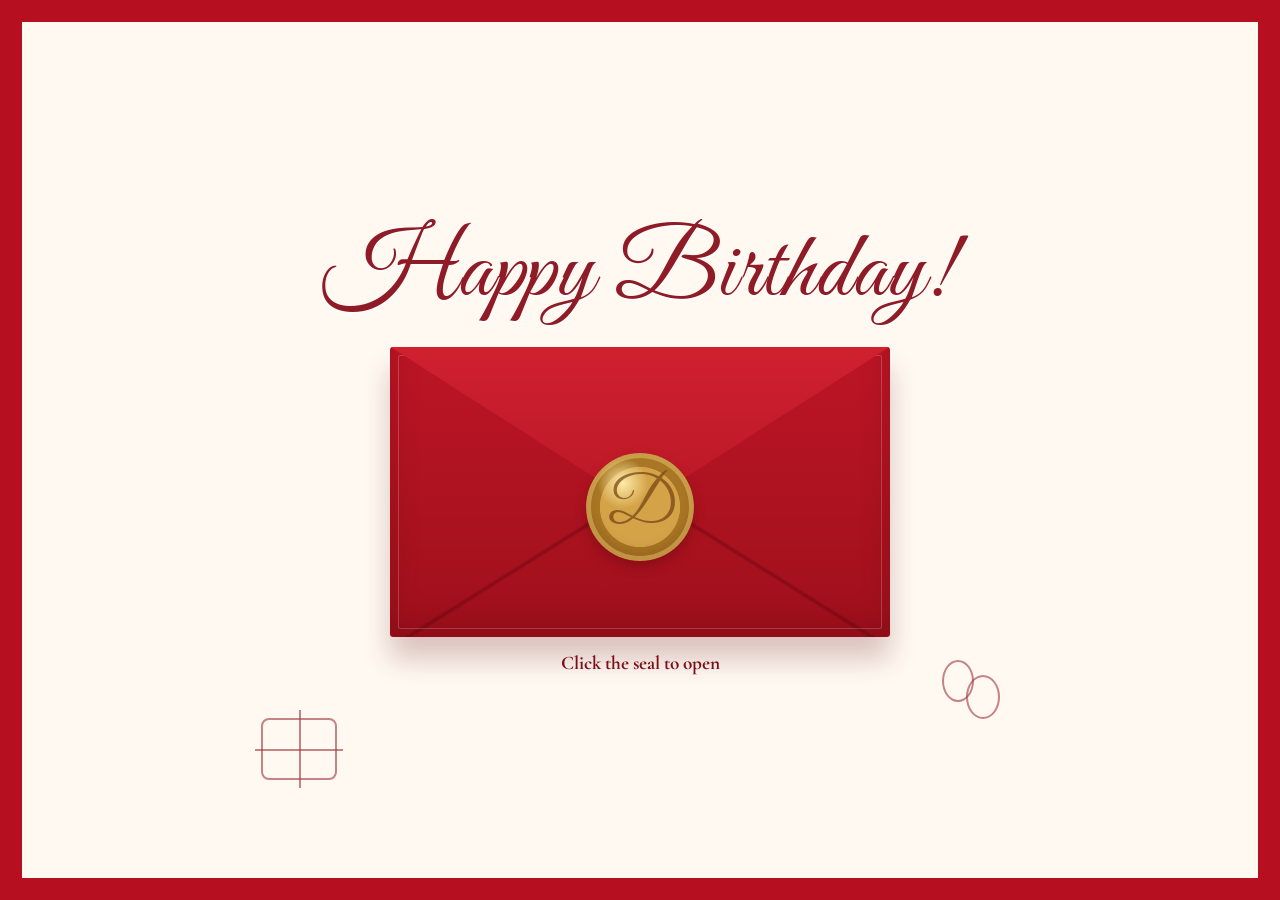
<file: index.html>
<!DOCTYPE html>
<html lang="en">
  <head>
    <meta charset="UTF-8" />
    <meta name="viewport" content="width=device-width, initial-scale=1.0" />
    <title>For Denaya | Open</title>
    <link rel="preconnect" href="https://fonts.googleapis.com" />
    <link rel="preconnect" href="https://fonts.gstatic.com" crossorigin />
    <link
      href="https://fonts.googleapis.com/css2?family=Cormorant+Garamond:ital,wght@0,400;0,600;0,700;1,400;1,600&family=Great+Vibes&family=Manrope:wght@400;500;600;700;800&display=swap"
      rel="stylesheet"
    />
    <link rel="stylesheet" href="css/style.css" />
  </head>
  <body class="page prelude-page seal-page" data-page="index">
    <main class="prelude-card">
      <h1 class="prelude-title">Happy Birthday!</h1>

      <a
        class="seal-envelope"
        href="countdown.html"
        data-flow-link
        data-transition="card"
        aria-label="Click the seal to open"
      >
        <span class="card-inside" aria-hidden="true">
          <span>For Denaya</span>
          <small>a little birthday surprise</small>
        </span>
        <span class="seal-flap" aria-hidden="true"></span>
        <span class="wax-seal" aria-hidden="true">D</span>
      </a>

      <p class="seal-hint">Click the seal to open</p>

      <span class="line-doodle gift-doodle prelude-gift" aria-hidden="true"></span>
      <span class="line-doodle balloon-doodle prelude-balloons" aria-hidden="true"></span>
    </main>

    <script src="js/main.js" defer></script>
  </body>
</html>
</file>
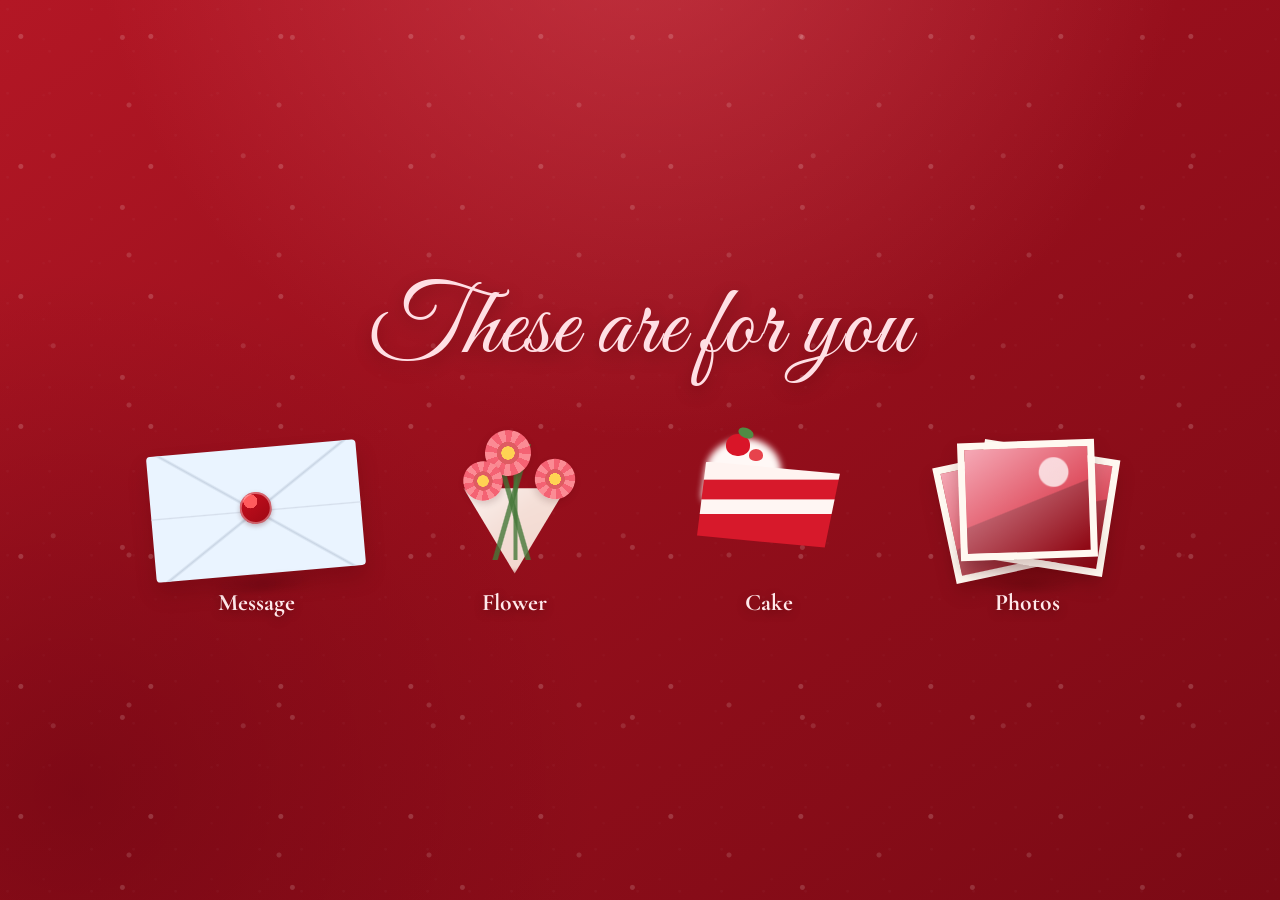
<file: birthday.html>
<!DOCTYPE html>
<html lang="en">
  <head>
    <meta charset="UTF-8" />
    <meta name="viewport" content="width=device-width, initial-scale=1.0" />
    <title>For Denaya | Gifts</title>
    <link rel="preconnect" href="https://fonts.googleapis.com" />
    <link rel="preconnect" href="https://fonts.gstatic.com" crossorigin />
    <link
      href="https://fonts.googleapis.com/css2?family=Cormorant+Garamond:ital,wght@0,400;0,600;0,700;1,400;1,600&family=Great+Vibes&family=Manrope:wght@400;500;600;700;800&display=swap"
      rel="stylesheet"
    />
    <link rel="stylesheet" href="css/style.css" />
  </head>
  <body class="page scrapbook-page page-gifts" data-page="gifts">
    <main class="scrapbook-stage menu-stage">
      <h1 class="script-title">These are for you</h1>

      <section class="gift-choice-grid" aria-label="Birthday gifts">
        <a class="gift-choice" href="moments.html" data-flow-link data-transition="gift-message">
          <span class="gift-icon envelope-icon" aria-hidden="true">
            <span class="envelope-seal"></span>
          </span>
          <span class="gift-label">Message</span>
        </a>

        <a class="gift-choice" href="reasons.html" data-flow-link data-transition="gift-flower">
          <span class="gift-icon bouquet-icon" aria-hidden="true">
            <span class="small-flower flower-one"></span>
            <span class="small-flower flower-two"></span>
            <span class="small-flower flower-three"></span>
          </span>
          <span class="gift-label">Flower</span>
        </a>

        <a class="gift-choice" href="future.html" data-flow-link data-transition="gift-cake">
          <span class="gift-icon cake-icon" aria-hidden="true">
            <span class="cake-berry"></span>
          </span>
          <span class="gift-label">Cake</span>
        </a>

        <a class="gift-choice" href="memories.html" data-flow-link data-transition="gift-photos">
          <span class="gift-icon photos-icon" aria-hidden="true">
            <span></span>
            <span></span>
            <span></span>
          </span>
          <span class="gift-label">Photos</span>
        </a>
      </section>
    </main>

    <script src="js/main.js" defer></script>
  </body>
</html>
</file>
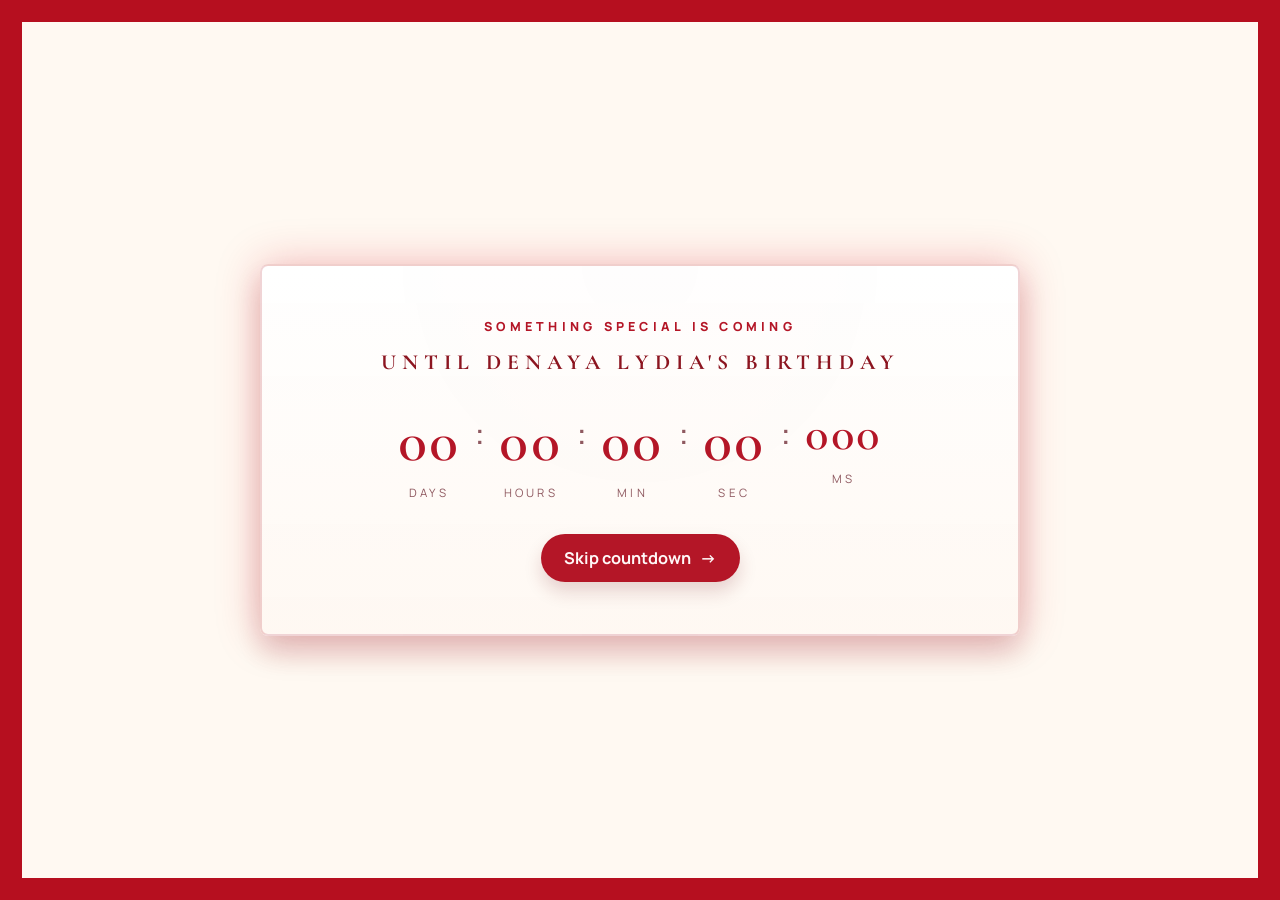
<file: countdown.html>
<!DOCTYPE html>
<html lang="en">
  <head>
    <meta charset="UTF-8" />
    <meta name="viewport" content="width=device-width, initial-scale=1.0" />
    <title>For Denaya | Countdown</title>
    <link rel="preconnect" href="https://fonts.googleapis.com" />
    <link rel="preconnect" href="https://fonts.gstatic.com" crossorigin />
    <link
      href="https://fonts.googleapis.com/css2?family=Cormorant+Garamond:ital,wght@0,400;0,600;0,700;1,400;1,600&family=Great+Vibes&family=Manrope:wght@400;500;600;700;800&display=swap"
      rel="stylesheet"
    />
    <link rel="stylesheet" href="css/style.css" />
  </head>
  <body
    class="page red-countdown-page"
    data-page="countdown"
    data-target-date="2026-05-21T00:00:00+10:00"
  >
    <main class="red-countdown-stage">
      <section class="countdown-card red-countdown-card">
        <p class="eyebrow">SOMETHING SPECIAL IS COMING</p>
        <h1 class="countdown-title">UNTIL DENAYA LYDIA'S BIRTHDAY</h1>

        <div class="countdown-grid" aria-live="polite">
          <div class="time-block">
            <span id="days" class="time-value">00</span>
            <span class="time-label">DAYS</span>
          </div>
          <span class="separator">:</span>
          <div class="time-block">
            <span id="hours" class="time-value">00</span>
            <span class="time-label">HOURS</span>
          </div>
          <span class="separator">:</span>
          <div class="time-block">
            <span id="minutes" class="time-value">00</span>
            <span class="time-label">MIN</span>
          </div>
          <span class="separator">:</span>
          <div class="time-block">
            <span id="seconds" class="time-value">00</span>
            <span class="time-label">SEC</span>
          </div>
          <span class="separator">:</span>
          <div class="time-block time-ms">
            <span id="milliseconds" class="time-value">000</span>
            <span class="time-label">MS</span>
          </div>
        </div>

        <button id="skipCountdown" class="text-link" type="button">Skip countdown <span>&#8594;</span></button>
      </section>
    </main>

    <script src="js/main.js" defer></script>
  </body>
</html>
</file>
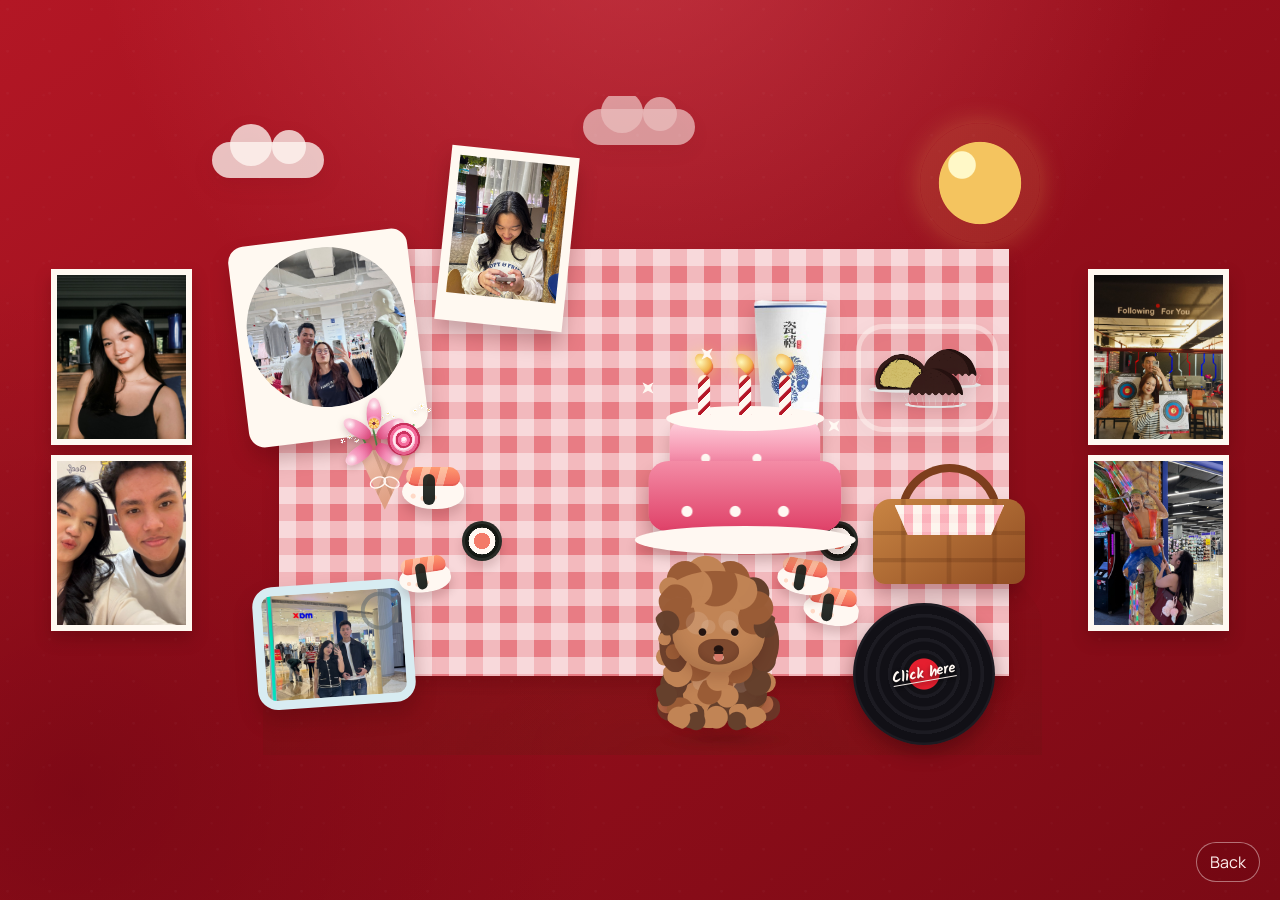
<file: future.html>
<!DOCTYPE html>
<html lang="en">
  <head>
    <meta charset="UTF-8" />
    <meta name="viewport" content="width=device-width, initial-scale=1.0" />
    <title>For Denaya | Cake</title>
    <link rel="preconnect" href="https://fonts.googleapis.com" />
    <link rel="preconnect" href="https://fonts.gstatic.com" crossorigin />
    <link
      href="https://fonts.googleapis.com/css2?family=Cormorant+Garamond:ital,wght@0,400;0,600;0,700;1,400;1,600&family=Great+Vibes&family=Manrope:wght@400;500;600;700;800&display=swap"
      rel="stylesheet"
    />
    <link rel="stylesheet" href="css/style.css" />
  </head>
  <body class="page scrapbook-page page-cake" data-page="cake">
    <main class="scrapbook-stage cake-stage">
      <aside class="photo-strip cake-strip cake-strip-left" aria-label="Left photo strip">
        <img src="photo/19.jpeg" alt="Memory strip 1" />
        <img src="photo/photo3.jpg" alt="Memory strip 2" />
      </aside>

      <section class="gingham-scene" aria-label="Cake and memories">
        <div class="picnic-sky" aria-hidden="true">
          <span class="picnic-sun"></span>
          <span class="picnic-cloud cloud-one"></span>
          <span class="picnic-cloud cloud-two"></span>
          <span class="picnic-leaf leaf-one"></span>
          <span class="picnic-leaf leaf-two"></span>
          <span class="picnic-leaf leaf-three"></span>
          <span class="picnic-leaf leaf-four"></span>
        </div>
        <span class="gingham-cloth" aria-hidden="true"></span>
        <div class="picnic-basket" aria-hidden="true">
          <span class="basket-handle"></span>
          <span class="basket-cloth"></span>
          <span class="basket-body"></span>
        </div>
        <div class="picnic-foods" aria-hidden="true">
          <span class="salmon-nigiri nigiri-one"></span>
          <span class="salmon-nigiri nigiri-two"></span>
          <span class="salmon-nigiri nigiri-three"></span>
          <span class="salmon-nigiri nigiri-four"></span>
          <span class="maki-roll maki-one"></span>
          <span class="maki-roll maki-two"></span>
        </div>
        <div class="picnic-bouquets" aria-hidden="true">
          <div class="favorite-bouquet picnic-bouquet">
            <span class="flower-stem lily-stem"></span>
            <span class="flower-stem rose-stem"></span>
            <span class="flower-stem breath-stem-one"></span>
            <span class="flower-stem breath-stem-two"></span>

            <span class="pink-lily lily-main">
              <span class="lily-petal p1"></span>
              <span class="lily-petal p2"></span>
              <span class="lily-petal p3"></span>
              <span class="lily-petal p4"></span>
              <span class="lily-petal p5"></span>
              <span class="lily-center"></span>
            </span>

            <span class="rose-bloom rose-main">
              <span></span>
            </span>

            <span class="baby-breath breath-one"></span>
            <span class="baby-breath breath-two"></span>
            <span class="baby-breath breath-three"></span>

            <span class="bouquet-wrap favorite-wrap"></span>
            <span class="bouquet-ribbon favorite-ribbon"></span>
          </div>
        </div>
        <div class="picnic-featured-products" aria-hidden="true">
          <img class="picnic-product teazzi-drink" src="photo/teazzi.png" alt="" />
          <img class="picnic-product dubai-cookie" src="photo/dubai.png" alt="" />
        </div>
        <div class="walking-poodle" aria-hidden="true">
          <span class="poodle-tail"></span>
          <span class="poodle-body"></span>
          <span class="poodle-fur body-curls"></span>
          <span class="poodle-fur chest-curls"></span>
          <span class="poodle-head"></span>
          <span class="poodle-fur head-curls"></span>
          <span class="poodle-face"></span>
          <span class="poodle-muzzle"></span>
          <span class="poodle-ear"></span>
          <span class="poodle-leg leg-one"></span>
          <span class="poodle-leg leg-two"></span>
          <span class="poodle-leg leg-three"></span>
          <span class="poodle-leg leg-four"></span>
          <span class="poodle-fur leg-curls"></span>
        </div>
        <div class="scrapbook-cake" aria-hidden="true">
          <span class="cake-sparkle sparkle-one"></span>
          <span class="cake-sparkle sparkle-two"></span>
          <span class="cake-sparkle sparkle-three"></span>
          <div class="party-candles">
            <span></span>
            <span></span>
            <span></span>
          </div>
          <div class="cake-frosting"></div>
          <div class="cake-tier top-tier"></div>
          <div class="cake-tier bottom-tier"></div>
          <div class="cake-stand"></div>
        </div>
        <figure class="big-round-photo">
          <img src="photo/photo1.jpg" alt="Favorite memory" />
        </figure>
        <figure class="taped-photo cake-photo">
          <img src="photo/photo9.jpg" alt="Birthday memory" />
        </figure>
        <figure class="retro-camera">
          <img src="photo/photo10.jpg" alt="Small memory" />
        </figure>
        <a
          class="vinyl-small cd-nav"
          href="surprise.html"
          data-flow-link
          data-transition="cd"
          aria-label="Open the song"
        >
          <span>Click here</span>
        </a>
      </section>

      <aside class="photo-strip cake-strip cake-strip-right" aria-label="Right photo strip">
        <img src="photo/photo4.jpg" alt="Memory strip 3" />
        <img src="photo/photo5.jpg" alt="Memory strip 4" />
      </aside>

      <a class="corner-link" href="birthday.html" data-flow-link>Back</a>
    </main>

    <script src="js/main.js" defer></script>
  </body>
</html>
</file>
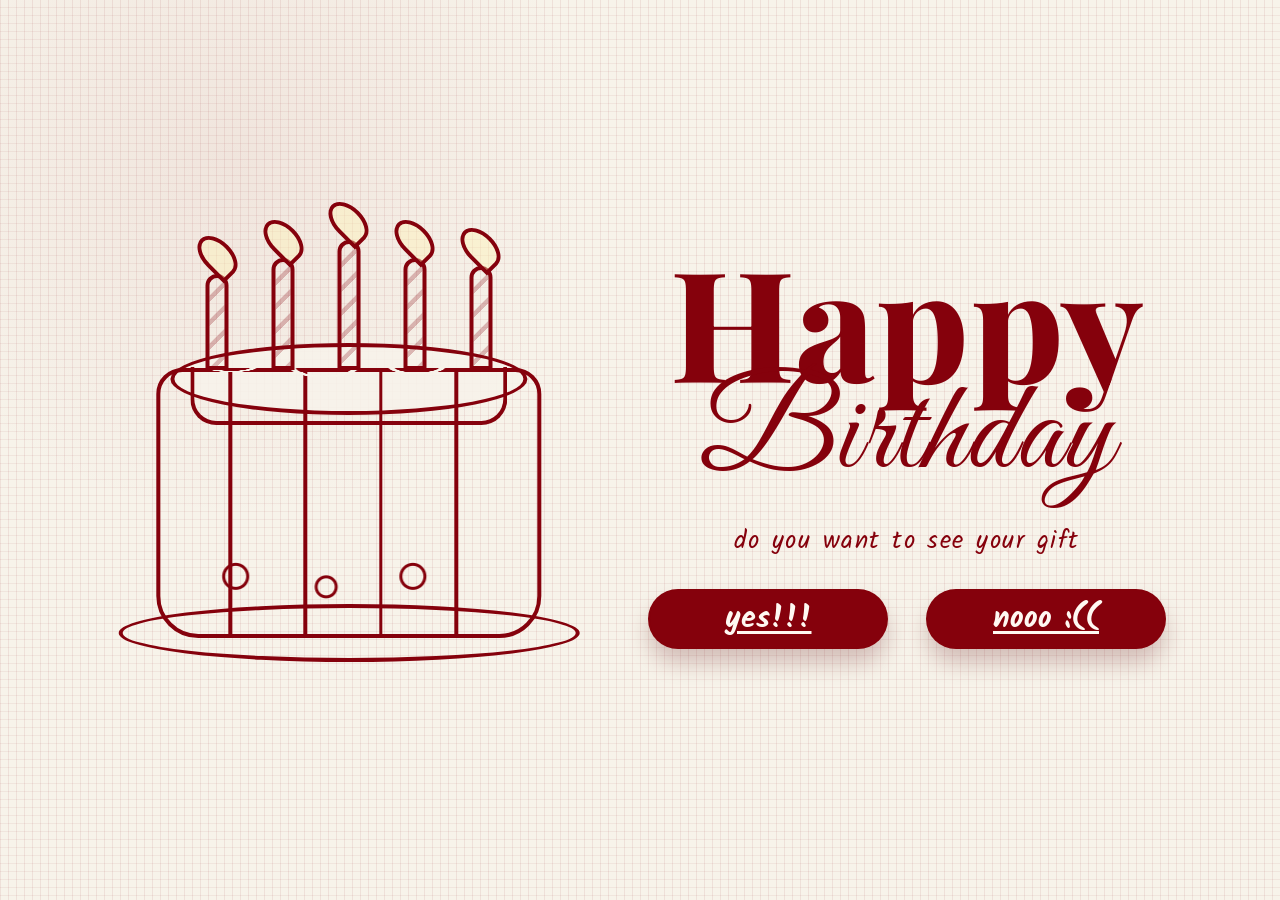
<file: home.html>
<!DOCTYPE html>
<html lang="en">
  <head>
    <meta charset="UTF-8" />
    <meta name="viewport" content="width=device-width, initial-scale=1.0" />
    <title>For Denaya | Birthday</title>
    <link rel="preconnect" href="https://fonts.googleapis.com" />
    <link rel="preconnect" href="https://fonts.gstatic.com" crossorigin />
    <link
      href="https://fonts.googleapis.com/css2?family=Cormorant+Garamond:ital,wght@0,400;0,600;0,700;1,400;1,600&family=Great+Vibes&family=Manrope:wght@400;500;600;700;800&display=swap"
      rel="stylesheet"
    />
    <link rel="stylesheet" href="css/style.css" />
  </head>
  <body class="page birthday-choice-page" data-page="home">
    <main class="birthday-choice-stage">
      <section class="cake-line-art" aria-label="Birthday cake illustration">
        <div class="line-candles" aria-hidden="true">
          <span></span>
          <span></span>
          <span></span>
          <span></span>
          <span></span>
        </div>
        <div class="line-cake-top" aria-hidden="true"></div>
        <div class="line-cake-body" aria-hidden="true"></div>
        <div class="line-cake-plate" aria-hidden="true"></div>
      </section>

      <section class="birthday-choice-copy">
        <h1><span>Happy</span> Birthday</h1>
        <p>do you want to see your gift</p>
        <div class="choice-actions">
          <a class="choice-btn" href="birthday.html" data-flow-link>yes!!!</a>
          <a class="choice-btn" href="no.html" data-flow-link>nooo :((</a>
        </div>
      </section>
    </main>

    <script src="js/main.js" defer></script>
  </body>
</html>
</file>
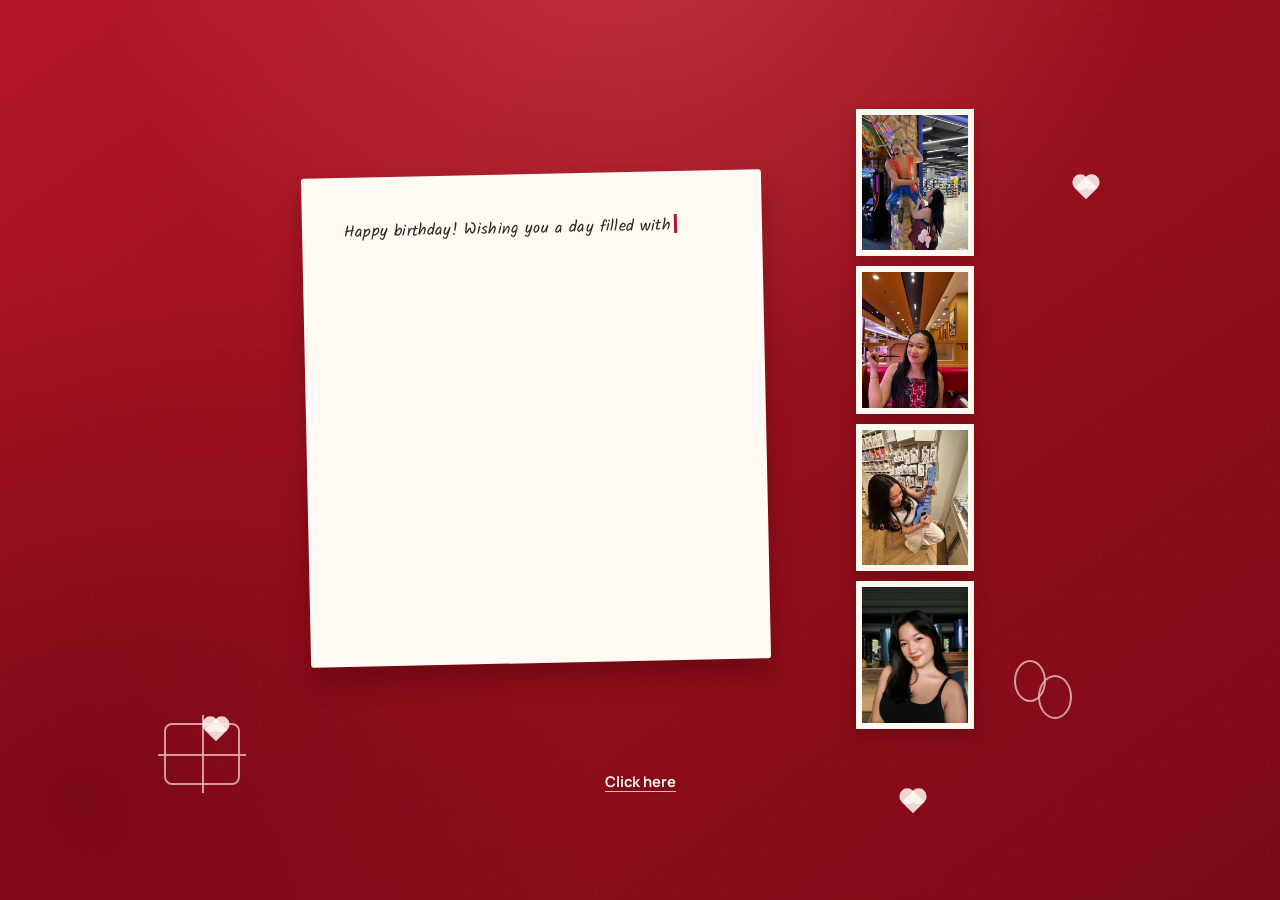
<file: letter.html>
<!DOCTYPE html>
<html lang="en">
  <head>
    <meta charset="UTF-8" />
    <meta name="viewport" content="width=device-width, initial-scale=1.0" />
    <title>For Denaya | Letter</title>
    <link rel="preconnect" href="https://fonts.googleapis.com" />
    <link rel="preconnect" href="https://fonts.gstatic.com" crossorigin />
    <link
      href="https://fonts.googleapis.com/css2?family=Cormorant+Garamond:ital,wght@0,400;0,600;0,700;1,400;1,600&family=Great+Vibes&family=Manrope:wght@400;500;600;700;800&display=swap"
      rel="stylesheet"
    />
    <link rel="stylesheet" href="css/style.css" />
  </head>
  <body class="page scrapbook-page page-letter-new" data-page="letter">
    <main class="scrapbook-stage letter-stage animated-letter-stage">
      <article class="letter-paper animated-letter-paper">
        <p
          id="letterTypewriter"
          class="letter-typewriting"
          data-text="Happy birthday! Wishing you a day filled with laughter, good vibes, and all the little things that make you genuinely happy. You deserve to feel appreciated and celebrated, not just today, but every day. May this year bring you new opportunities, fun adventures, and moments you will always look back on with a smile. As you start another chapter, I hope you continue growing into the person you want to be, while staying true to who you are. Keep chasing your goals, making memories, and surrounding yourself with people who bring out the best in you. Here is to a year ahead that is even better than the last. Happy Birthday again!"
        ></p>
      </article>

      <aside class="photo-strip letter-photo-strip" aria-label="More memories">
        <img src="photo/photo5.jpg" alt="Memory strip 1" />
        <img src="photo/photo6.jpg" alt="Memory strip 2" />
        <img src="photo/photo7.jpg" alt="Memory strip 3" />
        <img src="photo/19.jpeg" alt="Memory strip 4" />
      </aside>

      <div class="letter-floating-hearts" aria-hidden="true">
        <span></span>
        <span></span>
        <span></span>
      </div>

      <span class="line-doodle gift-doodle" aria-hidden="true"></span>
      <span class="line-doodle balloon-doodle" aria-hidden="true"></span>

      <a class="click-here" href="birthday.html" data-flow-link>Click here</a>
    </main>

    <script src="js/main.js" defer></script>
  </body>
</html>
</file>
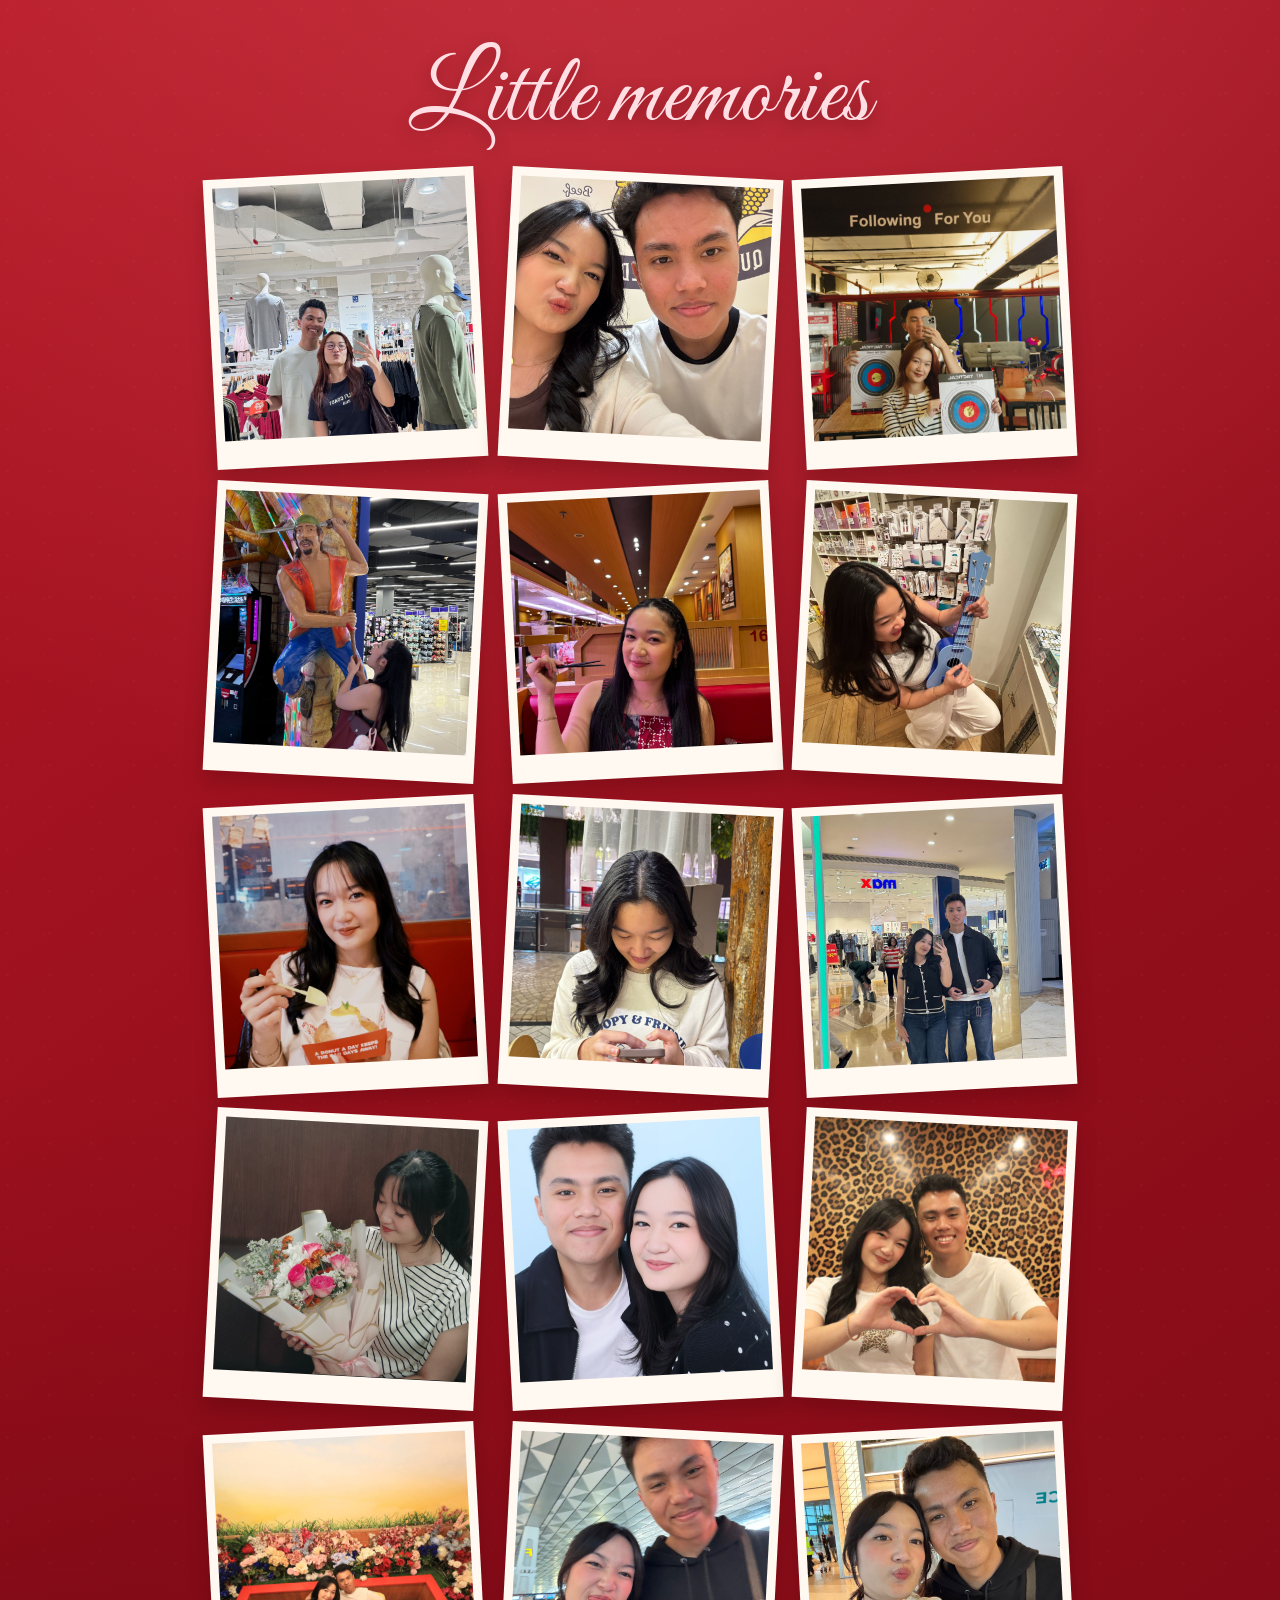
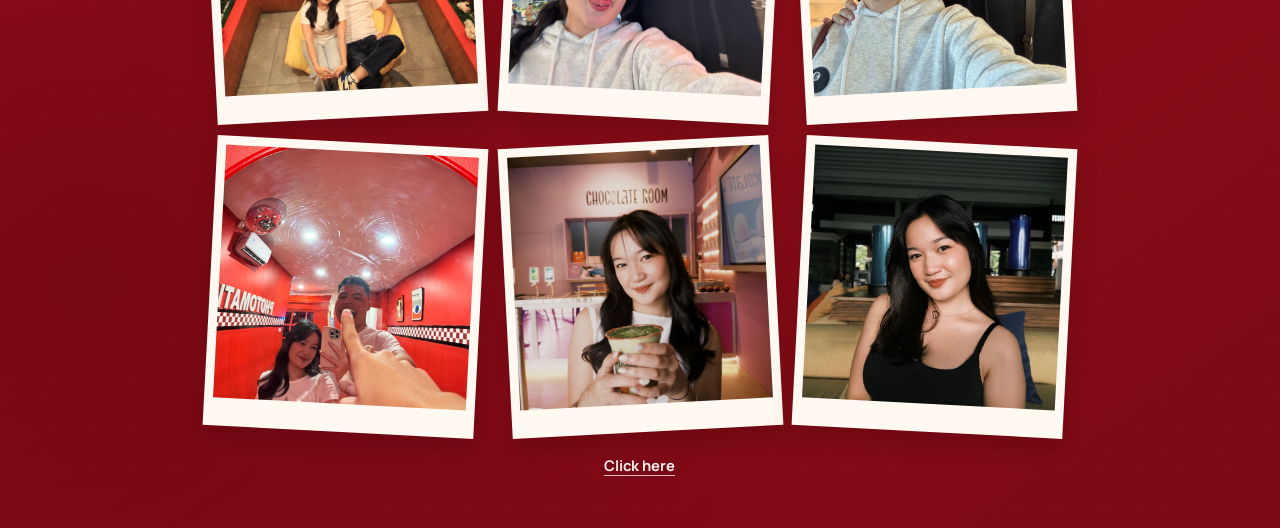
<file: memories.html>
<!DOCTYPE html>
<html lang="en">
  <head>
    <meta charset="UTF-8" />
    <meta name="viewport" content="width=device-width, initial-scale=1.0" />
    <title>For Denaya | Photos</title>
    <link rel="preconnect" href="https://fonts.googleapis.com" />
    <link rel="preconnect" href="https://fonts.gstatic.com" crossorigin />
    <link
      href="https://fonts.googleapis.com/css2?family=Cormorant+Garamond:ital,wght@0,400;0,600;0,700;1,400;1,600&family=Great+Vibes&family=Manrope:wght@400;500;600;700;800&display=swap"
      rel="stylesheet"
    />
    <link rel="stylesheet" href="css/style.css" />
  </head>
  <body class="page scrapbook-page page-photos" data-page="photos">
    <main class="scrapbook-stage photos-stage">
      <h1 class="script-title">Little memories</h1>

      <section class="polaroid-wall" aria-label="Photo collage">
        <figure><img src="photo/1.jpeg" alt="Memory 11" /></figure>
        <figure><img src="photo/3.jpeg" alt="Memory 13" /></figure>
        <figure><img src="photo/4.jpeg" alt="Memory 14" /></figure>
        <figure><img src="photo/5.jpeg" alt="Memory 15" /></figure>
        <figure><img src="photo/6.jpeg" alt="Memory 16" /></figure>
        <figure><img src="photo/7.jpeg" alt="Memory 17" /></figure>
        <figure><img src="photo/8.jpg" alt="Memory 18" /></figure>
        <figure><img src="photo/9.jpeg" alt="Memory 19" /></figure>
        <figure><img src="photo/10.jpeg" alt="Memory 20" /></figure>
        <figure><img src="photo/11.png" alt="Memory 21" /></figure>
        <figure><img src="photo/12.jpeg" alt="Memory 22" /></figure>
        <figure><img src="photo/13.jpeg" alt="Memory 23" /></figure>
        <figure><img src="photo/14.jpeg" alt="Memory 24" /></figure>
        <figure><img src="photo/15.jpeg" alt="Memory 25" /></figure>
        <figure><img src="photo/16.jpeg" alt="Memory 26" /></figure>
        <figure><img src="photo/17.jpeg" alt="Memory 27" /></figure>
        <figure><img src="photo/18.jpg" alt="Memory 28" /></figure>
        <figure><img src="photo/19.jpeg" alt="Memory 28" /></figure>

      <a class="click-here" href="birthday.html" data-flow-link>Click here</a>
    </main>

    <script src="js/main.js" defer></script>
  </body>
</html>
</file>
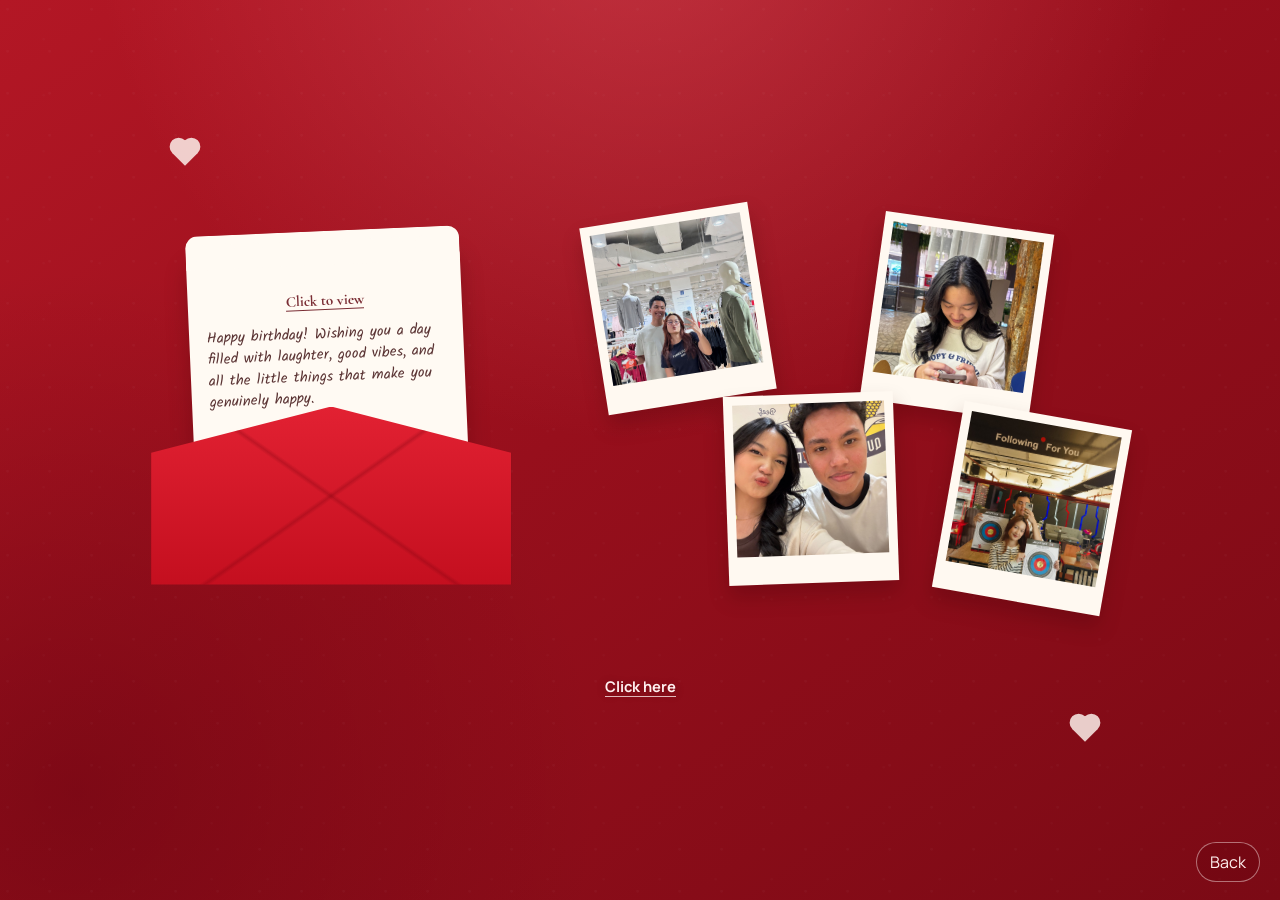
<file: moments.html>
﻿<!DOCTYPE html>
<html lang="en">
  <head>
    <meta charset="UTF-8" />
    <meta name="viewport" content="width=device-width, initial-scale=1.0" />
    <title>For Denaya | Message</title>
    <link rel="preconnect" href="https://fonts.googleapis.com" />
    <link rel="preconnect" href="https://fonts.gstatic.com" crossorigin />
    <link
      href="https://fonts.googleapis.com/css2?family=Cormorant+Garamond:ital,wght@0,400;0,600;0,700;1,400;1,600&family=Great+Vibes&family=Manrope:wght@400;500;600;700;800&display=swap"
      rel="stylesheet"
    />
    <link rel="stylesheet" href="css/style.css" />
  </head>
  <body class="page scrapbook-page page-message" data-page="message">
    <main class="scrapbook-stage message-stage">
      <div class="message-sparkles" aria-hidden="true">
        <span></span>
        <span></span>
        <span></span>
        <span></span>
      </div>

      <section class="message-envelope" aria-label="Message preview">
        <a class="lace-paper" href="letter.html" data-flow-link>
          <span class="view-label">Click to view</span>
          <span class="paper-lines">
            Happy birthday! Wishing you a day filled with laughter, good vibes,
            and all the little things that make you genuinely happy.
          </span>
        </a>
        <span class="open-envelope" aria-hidden="true"></span>
      </section>

      <section class="floating-photos" aria-label="Photo memories">
        <figure class="mini-polaroid tilt-left">
          <img src="photo/photo1.jpg" alt="Denaya memory 1" />
        </figure>
        <figure class="mini-polaroid tilt-right">
          <img src="photo/photo9.jpg" alt="Denaya memory 2" />
        </figure>
        <figure class="mini-polaroid tilt-soft">
          <img src="photo/photo3.jpg" alt="Denaya memory 3" />
        </figure>
        <figure class="mini-polaroid tilt-back">
          <img src="photo/photo4.jpg" alt="Denaya memory 4" />
        </figure>
      </section>

      <span class="cute-heart heart-message-one" aria-hidden="true"></span>
      <span class="cute-heart heart-message-two" aria-hidden="true"></span>
      <a class="click-here" href="letter.html" data-flow-link>Click here</a>
      <a class="corner-link" href="birthday.html" data-flow-link>Back</a>
    </main>

    <script src="js/main.js" defer></script>
  </body>
</html>
</file>
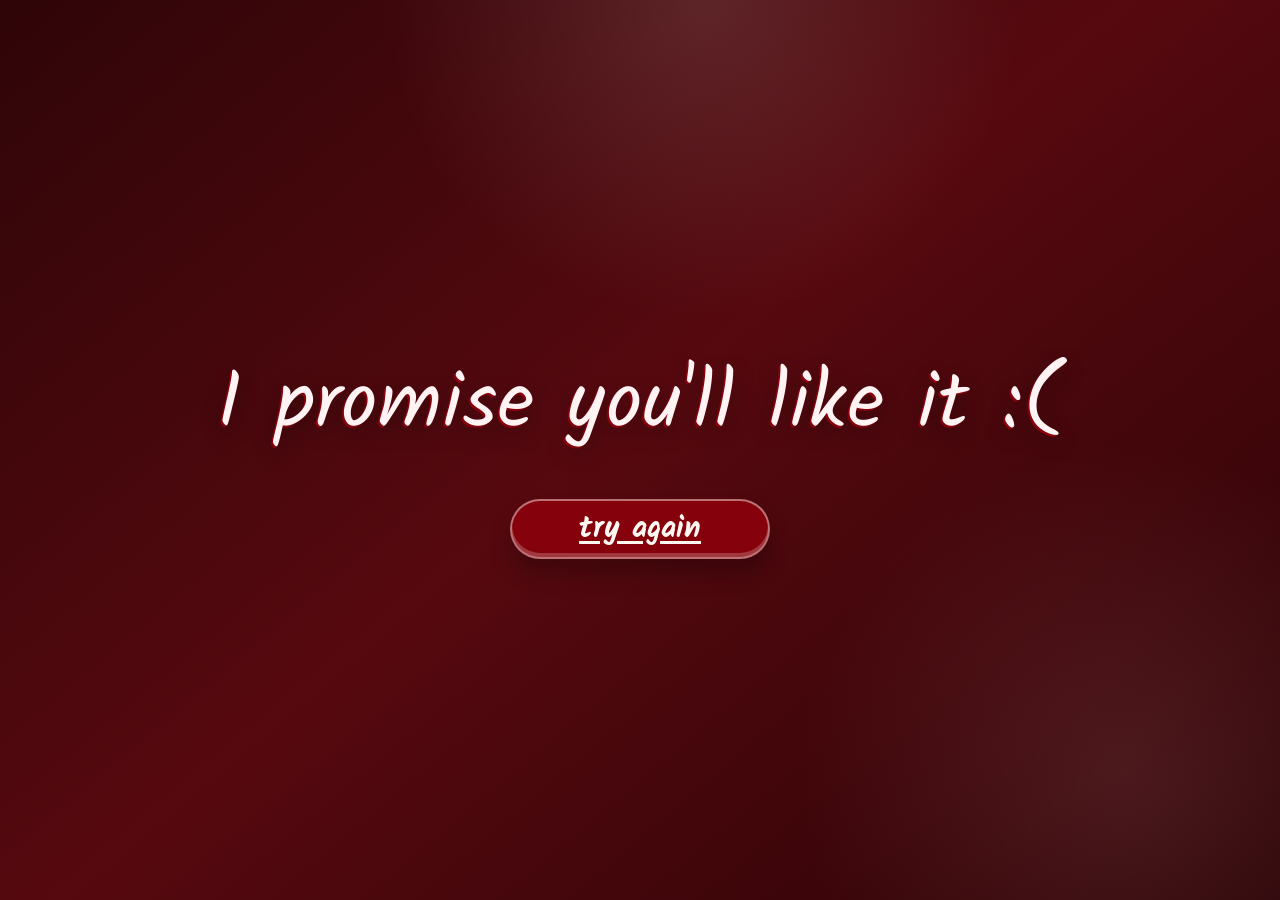
<file: no.html>
<!DOCTYPE html>
<html lang="en">
  <head>
    <meta charset="UTF-8" />
    <meta name="viewport" content="width=device-width, initial-scale=1.0" />
    <title>For Denaya | Try Again</title>
    <link rel="preconnect" href="https://fonts.googleapis.com" />
    <link rel="preconnect" href="https://fonts.gstatic.com" crossorigin />
    <link
      href="https://fonts.googleapis.com/css2?family=Cormorant+Garamond:ital,wght@0,400;0,600;0,700;1,400;1,600&family=Great+Vibes&family=Manrope:wght@400;500;600;700;800&display=swap"
      rel="stylesheet"
    />
    <link rel="stylesheet" href="css/style.css" />
  </head>
  <body class="page no-choice-page" data-page="no">
    <main class="no-choice-stage">
      <h1>I promise you'll like it :(</h1>
      <a class="choice-btn try-again-btn" href="home.html" data-flow-link>try again</a>
    </main>

    <script src="js/main.js" defer></script>
  </body>
</html>
</file>
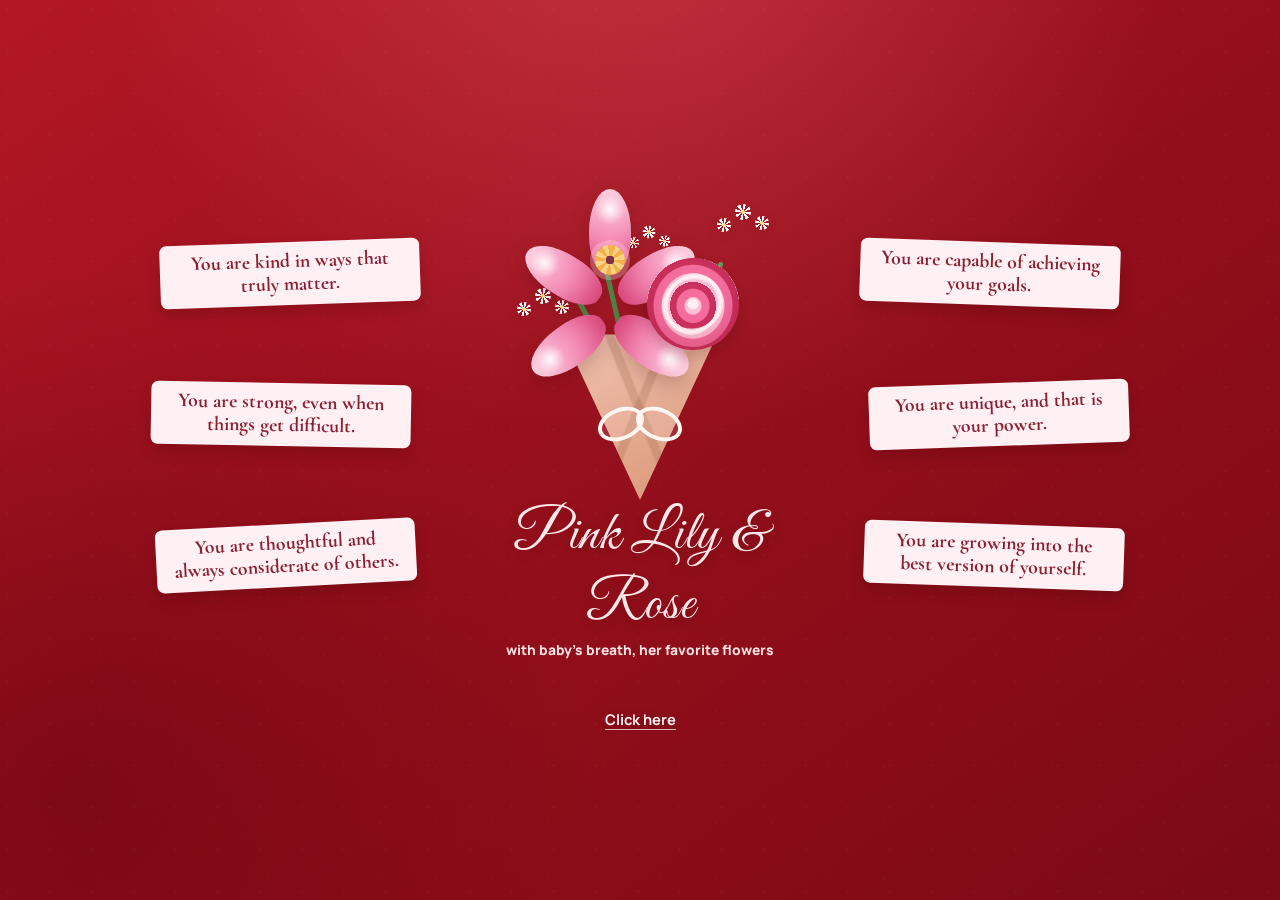
<file: reasons.html>
<!DOCTYPE html>
<html lang="en">
  <head>
    <meta charset="UTF-8" />
    <meta name="viewport" content="width=device-width, initial-scale=1.0" />
    <title>For Denaya | Flower</title>
    <link rel="preconnect" href="https://fonts.googleapis.com" />
    <link rel="preconnect" href="https://fonts.gstatic.com" crossorigin />
    <link
      href="https://fonts.googleapis.com/css2?family=Cormorant+Garamond:ital,wght@0,400;0,600;0,700;1,400;1,600&family=Great+Vibes&family=Manrope:wght@400;500;600;700;800&display=swap"
      rel="stylesheet"
    />
    <link rel="stylesheet" href="css/style.css" />
  </head>
  <body class="page scrapbook-page page-flower" data-page="flower">
    <main class="scrapbook-stage flower-stage">
      <section class="flower-notes left-notes" aria-label="Kind words">
        <p>You are kind in ways that truly matter.</p>
        <p>You are strong, even when things get difficult.</p>
        <p>You are thoughtful and always considerate of others.</p>
      </section>

      <section class="favorite-flower-card" aria-label="Favorite flowers">
        <div class="flower-petal-field" aria-hidden="true">
          <span></span>
          <span></span>
          <span></span>
          <span></span>
          <span></span>
          <span></span>
        </div>

        <div class="favorite-bouquet" aria-hidden="true">
          <span class="flower-stem lily-stem"></span>
          <span class="flower-stem rose-stem"></span>
          <span class="flower-stem breath-stem-one"></span>
          <span class="flower-stem breath-stem-two"></span>

          <span class="pink-lily lily-main">
            <span class="lily-petal p1"></span>
            <span class="lily-petal p2"></span>
            <span class="lily-petal p3"></span>
            <span class="lily-petal p4"></span>
            <span class="lily-petal p5"></span>
            <span class="lily-center"></span>
          </span>

          <span class="rose-bloom rose-main">
            <span></span>
          </span>

          <span class="baby-breath breath-one"></span>
          <span class="baby-breath breath-two"></span>
          <span class="baby-breath breath-three"></span>

          <span class="bouquet-wrap favorite-wrap"></span>
          <span class="bouquet-ribbon favorite-ribbon"></span>
        </div>
        <h1>Pink Lily & Rose</h1>
        <p>with baby's breath, her favorite flowers</p>
      </section>

      <section class="flower-notes right-notes" aria-label="More kind words">
        <p>You are capable of achieving your goals.</p>
        <p>You are unique, and that is your power.</p>
        <p>You are growing into the best version of yourself.</p>
      </section>

      <a class="click-here" href="birthday.html" data-flow-link>Click here</a>
    </main>

    <script src="js/main.js" defer></script>
  </body>
</html>
</file>
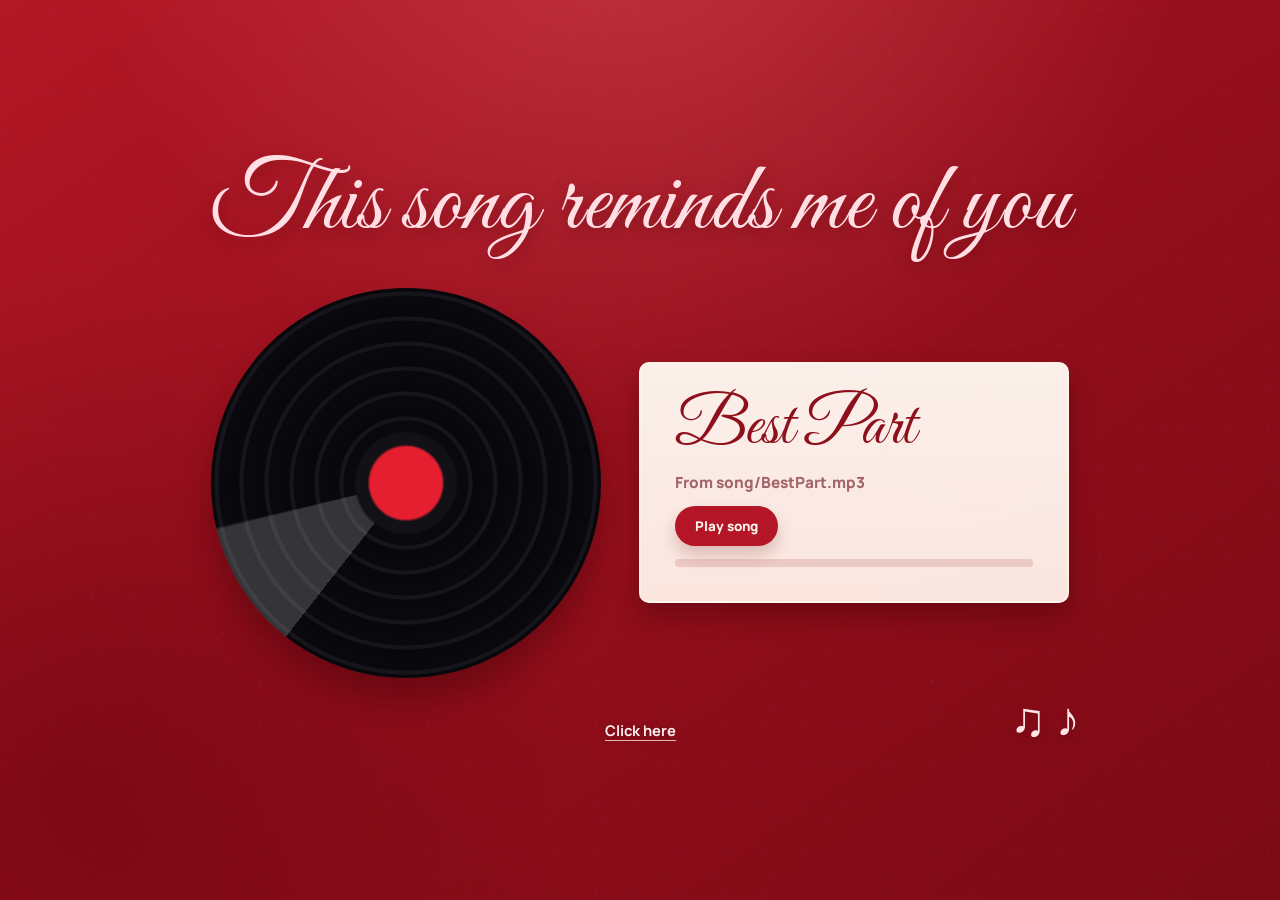
<file: surprise.html>
<!DOCTYPE html>
<html lang="en">
  <head>
    <meta charset="UTF-8" />
    <meta name="viewport" content="width=device-width, initial-scale=1.0" />
    <title>For Denaya | Song</title>
    <link rel="preconnect" href="https://fonts.googleapis.com" />
    <link rel="preconnect" href="https://fonts.gstatic.com" crossorigin />
    <link
      href="https://fonts.googleapis.com/css2?family=Cormorant+Garamond:ital,wght@0,400;0,600;0,700;1,400;1,600&family=Great+Vibes&family=Manrope:wght@400;500;600;700;800&display=swap"
      rel="stylesheet"
    />
    <link rel="stylesheet" href="css/style.css" />
  </head>
  <body class="page scrapbook-page page-song" data-page="song">
    <main class="scrapbook-stage song-stage">
      <h1 class="script-title song-title">This song reminds me of you</h1>

      <section class="record-player song-player" aria-label="Song player">
        <button id="songDisc" class="vinyl-record song-disc" type="button" aria-label="Play Best Part"></button>
        <article class="song-card">
          <p class="video-title">Best Part</p>
          <p class="video-subtitle">From song/BestPart.mp3</p>
          <button id="songToggle" class="song-play-button" type="button">Play song</button>
          <div class="song-progress" aria-hidden="true">
            <span id="songProgress"></span>
          </div>
          <audio id="songAudio" src="song/BestPart.mp3" preload="metadata"></audio>
        </article>
      </section>

      <span class="music-notes" aria-hidden="true">&#9835; &#9834;</span>
      <a class="click-here" href="birthday.html" data-flow-link data-transition="cd">Click here</a>
    </main>

    <script src="js/main.js" defer></script>
  </body>
</html>
</file>
<file: css/style.css>
@import url("https://fonts.googleapis.com/css2?family=Kalam:wght@400;700&family=Playfair+Display:wght@700;800&display=swap");

:root {
  --bg-black: #05040b;
  --bg-violet: #120719;
  --bg-burgundy: #2a0b1f;
  --pink-neon: #ff5ca8;
  --magenta: #d749d2;
  --rose-gold: #cba3b2;
  --gold-warm: #f4c45f;
  --text-main: #f9edf6;
  --text-soft: #c6adbe;
  --glass-bg: rgba(12, 10, 19, 0.64);
  --glass-border: rgba(255, 145, 207, 0.24);
  --panel-shadow: 0 20px 40px rgba(0, 0, 0, 0.5), 0 0 26px rgba(232, 80, 165, 0.14);
  --glow-soft: 0 0 20px rgba(255, 92, 168, 0.45);
  --radius-xl: 30px;
  --radius-lg: 22px;
  --radius-md: 16px;
  --radius-sm: 12px;
  --theme-main-start: #040309;
  --theme-main-mid: #090511;
  --theme-main-end: #17081e;
  --theme-aura-top: rgba(228, 82, 196, 0.24);
  --theme-aura-bottom: rgba(210, 44, 125, 0.14);
  --theme-photo-floor-main: rgba(163, 18, 76, 0.6);
  --theme-photo-floor-soft: rgba(163, 18, 76, 0.2);
  --theme-photo-floor-side: rgba(154, 31, 78, 0.44);
  --theme-photo-top-haze: rgba(255, 92, 168, 0.16);
  --theme-topbar-border: rgba(255, 144, 205, 0.24);
  --theme-topbar-glow: rgba(255, 96, 175, 0.2);
  --theme-top-brand: #ff85ba;
  --theme-heart: #ff7db9;
  --theme-icon: #ff94c4;
  --theme-hero-grad-1: #ff93c9;
  --theme-hero-grad-2: #ffd08a;
  --theme-hero-grad-3: #e98bf0;
  --theme-countdown: #ffd4e8;
}

* {
  box-sizing: border-box;
}

html,
body {
  margin: 0;
  padding: 0;
  min-height: 100%;
}

body {
  font-family: "Manrope", sans-serif;
  color: var(--text-main);
  background:
    radial-gradient(circle at 50% 12%, var(--theme-aura-top), transparent 68%),
    radial-gradient(circle at 85% 88%, var(--theme-aura-bottom), transparent 62%),
    linear-gradient(162deg, var(--theme-main-start) 0%, var(--theme-main-mid) 38%, var(--theme-main-end) 100%);
  position: relative;
  overflow-x: hidden;
}

body[data-theme="soft-pink"] {
  --theme-main-start: #130812;
  --theme-main-mid: #2a0e23;
  --theme-main-end: #3f1632;
  --theme-aura-top: rgba(255, 156, 208, 0.34);
  --theme-aura-bottom: rgba(255, 115, 189, 0.2);
  --theme-photo-floor-main: rgba(223, 80, 151, 0.56);
  --theme-photo-floor-soft: rgba(223, 80, 151, 0.24);
  --theme-photo-floor-side: rgba(206, 78, 145, 0.42);
  --theme-photo-top-haze: rgba(255, 178, 220, 0.24);
  --theme-topbar-border: rgba(255, 187, 227, 0.34);
  --theme-topbar-glow: rgba(255, 167, 215, 0.3);
  --theme-top-brand: #ffb4da;
  --theme-heart: #ffa4d1;
  --theme-icon: #ffc8e4;
  --theme-hero-grad-1: #ffc0dd;
  --theme-hero-grad-2: #ffe2b3;
  --theme-hero-grad-3: #f2b5ff;
  --theme-countdown: #ffe2f1;
}

body[data-theme="deep-burgundy"] {
  --theme-main-start: #040309;
  --theme-main-mid: #090511;
  --theme-main-end: #17081e;
}

body::selection {
  background: rgba(255, 92, 168, 0.35);
}

body.with-photo-bg {
  background: #07040f;
}

body.with-photo-bg::before {
  content: "";
  position: fixed;
  inset: 0;
  z-index: -3;
  background-image: var(--bg-image);
  background-position: center;
  background-size: cover;
  filter: blur(8px) brightness(0.32) saturate(1.04) contrast(1);
  transform: none;
}

body.with-photo-bg::after {
  content: "";
  position: fixed;
  inset: 0;
  z-index: -2;
  background:
    linear-gradient(180deg, rgba(7, 5, 12, 0.9) 0%, rgba(7, 5, 12, 0.88) 52%, rgba(7, 5, 12, 0.93) 100%),
    radial-gradient(ellipse at 50% 56%, rgba(255, 126, 196, 0.1) 0%, rgba(255, 126, 196, 0) 72%);
}

.page {
  width: 100%;
  min-height: 100svh;
  position: relative;
  animation: pageFadeIn 0.42s ease both;
}

.page.is-leaving {
  animation: pageFadeOut 0.28s ease both;
  pointer-events: none;
}

.page.is-cd-transitioning.is-leaving {
  animation: none;
}

.scene,
.app-shell {
  position: relative;
  z-index: 4;
  width: min(100%, 760px);
  margin: 0 auto;
  min-height: 100svh;
  padding: 20px 18px 56px;
}

body.has-topbar .scene,
body.has-topbar .app-shell {
  padding-top: 10px;
}

.scene-center {
  display: grid;
  place-items: center;
  align-content: center;
  gap: 28px;
}

.romantic-topbar {
  position: sticky;
  top: 0;
  left: 0;
  transform: none;
  z-index: 14;
  width: 100%;
  height: 54px;
  border-radius: 0;
  border: 0;
  background: transparent;
  box-shadow: none;
  backdrop-filter: none;
  display: grid;
  grid-template-columns: 42px minmax(0, 1fr) auto;
  align-items: center;
  padding: 0 12px;
  margin: 0;
}

.top-heart {
  font-size: 0.98rem;
  color: var(--theme-heart);
  text-align: center;
  text-shadow: 0 0 10px rgba(255, 87, 171, 0.55);
}

.top-brand {
  margin: 0;
  text-align: center;
  font-family: "Great Vibes", cursive;
  font-size: clamp(1.22rem, 3.2vw, 1.6rem);
  color: var(--theme-top-brand);
  line-height: 1;
  text-shadow: 0 0 12px rgba(255, 84, 167, 0.35);
}

.top-actions {
  display: flex;
  align-items: center;
  justify-self: end;
  gap: 8px;
}

button,
a {
  color: inherit;
  text-decoration: none;
}

button {
  font-family: inherit;
}

h1,
h2,
h3 {
  font-family: "Cormorant Garamond", serif;
  letter-spacing: 0.01em;
}

.eyebrow {
  letter-spacing: 0.34em;
  font-size: 0.78rem;
  font-weight: 800;
  color: var(--gold-warm);
  text-transform: uppercase;
  margin: 0 0 14px;
  text-shadow: 0 0 14px rgba(244, 196, 95, 0.24);
}

.tiny-label {
  margin: 0;
  text-transform: uppercase;
  letter-spacing: 0.35em;
  color: #9d8898;
  font-size: 0.72rem;
}

.name-script {
  margin: 10px 0;
  font-family: "Cormorant Garamond", serif;
  font-size: clamp(2.2rem, 7vw, 3.25rem);
  font-style: italic;
  font-weight: 600;
  color: #f6e6ef;
}

/* Gift screen */
.gift-wrap {
  background: none;
  border: 0;
  cursor: pointer;
  padding: 0;
  display: grid;
  place-items: center;
  width: min(82vw, 430px);
  transition: transform 0.45s ease;
}

.gift-wrap:hover {
  transform: translateY(-4px) scale(1.01);
}

.gift-wrap:focus-visible {
  outline: 2px solid rgba(255, 98, 186, 0.7);
  outline-offset: 8px;
  border-radius: 28px;
}

.gift-box {
  width: 100%;
  aspect-ratio: 1.08 / 1;
  position: relative;
  border-radius: 26px;
  overflow: hidden;
  transform-style: preserve-3d;
  box-shadow:
    inset 0 1px 0 rgba(255, 255, 255, 0.12),
    inset 0 -14px 30px rgba(17, 3, 12, 0.55),
    0 24px 42px rgba(0, 0, 0, 0.46),
    0 0 46px rgba(255, 79, 164, 0.32);
}

.gift-lid,
.gift-base {
  position: absolute;
  inset: 0;
  border-radius: inherit;
  background:
    radial-gradient(circle at 30% 20%, rgba(255, 105, 184, 0.2), transparent 45%),
    linear-gradient(155deg, #4a132f 0%, #361022 40%, #25111e 100%);
}

.gift-base::before,
.gift-lid::before {
  content: "";
  position: absolute;
  inset: 0;
  background-image: radial-gradient(rgba(255, 131, 194, 0.32) 1px, transparent 1.5px);
  background-size: 28px 28px;
  opacity: 0.58;
}

.gift-lid {
  transform-origin: top center;
  transition: transform 1s cubic-bezier(0.18, 0.66, 0.18, 1), opacity 0.7s ease;
  z-index: 2;
}

.gift-ribbon-v,
.gift-ribbon-h {
  position: absolute;
  background: linear-gradient(180deg, #ff78ba 0%, #ff4d9f 40%, #e82a74 100%);
  box-shadow: var(--glow-soft);
  z-index: 3;
}

.gift-ribbon-v {
  width: 16%;
  left: 50%;
  top: 0;
  bottom: 0;
  transform: translateX(-50%);
}

.gift-ribbon-h {
  height: 16%;
  left: 0;
  right: 0;
  top: 50%;
  transform: translateY(-50%);
}

.gift-bow {
  position: absolute;
  left: 50%;
  top: 50%;
  transform: translate(-50%, -50%);
  width: min(42%, 170px);
  aspect-ratio: 2 / 1;
  z-index: 4;
}

.gift-bow::before,
.gift-bow::after {
  content: "";
  position: absolute;
  width: 47%;
  height: 72%;
  top: 6%;
  border-radius: 70% 90% 70% 90%;
  background: linear-gradient(180deg, #ff75b8 0%, #ff3f93 65%, #dc236f 100%);
  box-shadow: 0 10px 20px rgba(196, 19, 101, 0.35), 0 0 22px rgba(255, 82, 164, 0.45);
}

.gift-bow::before {
  left: -3%;
  transform: rotate(6deg);
}

.gift-bow::after {
  right: -3%;
  transform: scaleX(-1) rotate(6deg);
}

.bow-center {
  position: absolute;
  left: 50%;
  top: 40%;
  width: 31%;
  height: 34%;
  transform: translate(-50%, -50%);
  border-radius: 12px;
  background: linear-gradient(180deg, #ff85c2 0%, #fa4ea0 52%, #d42069 100%);
  box-shadow: inset 0 2px 3px rgba(255, 212, 232, 0.45), 0 0 16px rgba(255, 61, 153, 0.65);
}

.bow-center::before,
.bow-center::after {
  content: "";
  position: absolute;
  width: 42%;
  height: 120%;
  top: 78%;
  border-radius: 0 0 6px 6px;
  background: linear-gradient(180deg, #ee4f96 0%, #c6175f 100%);
}

.bow-center::before {
  left: -46%;
  transform: rotate(31deg);
}

.bow-center::after {
  right: -46%;
  transform: rotate(-31deg);
}

.gift-shadow {
  width: 78%;
  height: 24px;
  margin-top: 18px;
  border-radius: 999px;
  background: radial-gradient(circle, rgba(255, 90, 162, 0.28), rgba(0, 0, 0, 0));
  filter: blur(4px);
}

.gift-copy {
  text-align: center;
  display: grid;
  gap: 8px;
}

.gift-copy .tiny-label span {
  font-family: "Cormorant Garamond", serif;
  font-size: 1.36rem;
  font-style: italic;
  letter-spacing: 0.08em;
  text-transform: none;
  color: #e7c4d6;
}

.tap-hint {
  margin: 8px 0 0;
  font-size: 0.72rem;
  letter-spacing: 0.34em;
  color: #74667c;
}

.gift-wrap.is-opening {
  animation: giftPulse 1s ease forwards;
}

.gift-wrap.is-opening .gift-lid {
  transform: translateY(-42%) rotateX(70deg);
  opacity: 0.15;
}

/* Countdown */
.countdown-scene {
  justify-content: center;
}

.countdown-scene::after {
  content: "";
  position: absolute;
  left: 50%;
  bottom: 2vh;
  width: min(84vw, 540px);
  height: 180px;
  transform: translateX(-50%);
  pointer-events: none;
  background: radial-gradient(circle at center, rgba(255, 102, 176, 0.23) 0%, rgba(255, 102, 176, 0) 68%);
  filter: blur(6px);
}

.countdown-card {
  text-align: center;
  width: min(100%, 680px);
  padding: 34px 14px;
  border-radius: 24px;
  border: 1px solid rgba(255, 140, 202, 0.14);
  background: linear-gradient(180deg, rgba(9, 7, 15, 0.48), rgba(9, 7, 15, 0.26));
  backdrop-filter: blur(4px);
}

.countdown-title {
  margin: 0 0 30px;
  font-family: "Cormorant Garamond", serif;
  font-weight: 700;
  letter-spacing: 0.28em;
  text-transform: uppercase;
  font-size: clamp(0.96rem, 2.8vw, 1.35rem);
  color: #f0c45d;
}

.countdown-grid {
  display: flex;
  justify-content: center;
  align-items: flex-start;
  flex-wrap: wrap;
  gap: 14px;
}

.time-block {
  min-width: 58px;
  display: grid;
  gap: 8px;
  justify-items: center;
}

.time-value {
  font-family: "Cormorant Garamond", serif;
  font-size: clamp(2.25rem, 6.2vw, 3.7rem);
  font-weight: 600;
  font-variant-numeric: tabular-nums;
  letter-spacing: 0.04em;
  color: var(--theme-countdown);
  text-shadow: 0 0 16px rgba(255, 95, 171, 0.34);
}

.time-label {
  font-size: 0.72rem;
  letter-spacing: 0.28em;
  color: #8d7b8a;
}

.separator {
  font-size: clamp(1.5rem, 4vw, 2.35rem);
  line-height: 1.5;
  color: #5c5260;
}

.time-ms .time-value {
  font-size: clamp(1.72rem, 4.5vw, 3rem);
}

.text-link {
  margin-top: 34px;
  border: 1px solid rgba(255, 138, 200, 0.34);
  border-radius: 999px;
  background: rgba(18, 13, 27, 0.52);
  color: #e0c7d5;
  font-size: 1.02rem;
  font-weight: 700;
  cursor: pointer;
  padding: 12px 22px;
  box-shadow: 0 0 20px rgba(255, 96, 173, 0.18);
}

.text-link span {
  margin-left: 6px;
}

/* Birthday reveal */
.birthday-scene {
  align-content: center;
}

.birthday-reveal {
  text-align: center;
  width: min(100%, 620px);
  padding: 26px 24px 30px;
  border-radius: var(--radius-xl);
  border: 1px solid rgba(255, 143, 204, 0.16);
  background:
    linear-gradient(180deg, rgba(9, 7, 15, 0.6), rgba(9, 7, 15, 0.34)),
    radial-gradient(circle at 50% 0%, rgba(255, 103, 179, 0.15), transparent 62%);
  backdrop-filter: blur(6px);
}

.hero-name {
  margin: 0;
  font-family: "Cormorant Garamond", serif;
  font-size: clamp(2.8rem, 8.4vw, 4.95rem);
  line-height: 0.96;
  letter-spacing: 0.01em;
  font-weight: 700;
  background: linear-gradient(110deg, var(--theme-hero-grad-1) 0%, var(--theme-hero-grad-2) 46%, var(--theme-hero-grad-3) 100%);
  -webkit-background-clip: text;
  background-clip: text;
  color: transparent;
  text-shadow:
    0 0 30px rgba(255, 129, 197, 0.26),
    0 4px 20px rgba(0, 0, 0, 0.35);
}

.hero-age {
  margin: 12px 0 10px;
  font-size: clamp(2rem, 5.2vw, 3.1rem);
  font-weight: 700;
  letter-spacing: 0.01em;
  color: #f2e8ef;
  text-shadow: 0 0 16px rgba(255, 152, 210, 0.14);
}

.hero-sayang {
  margin: 0;
  font-size: clamp(1.8rem, 4.1vw, 2.3rem);
  font-family: "Cormorant Garamond", serif;
  font-style: italic;
  color: #dbc8d5;
  letter-spacing: 0.015em;
}

.hero-signoff {
  margin: 20px 0 28px;
  font-family: "Cormorant Garamond", serif;
  font-size: clamp(1.5rem, 3.2vw, 2rem);
  font-style: italic;
  line-height: 1.2;
  color: #ead8e3;
}

.hero-signoff span {
  font-family: "Great Vibes", cursive;
  font-size: clamp(2.7rem, 6.2vw, 4.1rem);
  color: #ff8ec0;
  text-shadow: 0 0 20px rgba(255, 102, 180, 0.33);
}

.btn-primary {
  border: 0;
  border-radius: 999px;
  padding: 14px 32px;
  font-size: 1.42rem;
  font-weight: 700;
  cursor: pointer;
  color: #fff6fb;
  background: linear-gradient(108deg, #ff5ca8 0%, #ffbc5a 44%, #ca53d7 100%);
  box-shadow: 0 0 24px rgba(255, 102, 174, 0.55), 0 12px 24px rgba(0, 0, 0, 0.38);
  transition: transform 0.25s ease, filter 0.25s ease;
}

.btn-primary:hover {
  transform: translateY(-2px);
  filter: brightness(1.05);
}

.btn-primary span {
  margin-left: 8px;
}

/* App shell */
.page-head-pill {
  background: rgba(20, 15, 33, 0.7);
  border: 1px solid rgba(255, 151, 214, 0.22);
  backdrop-filter: blur(7px);
  box-shadow: var(--panel-shadow);
}

.icon-btn {
  width: 34px;
  height: 34px;
  border-radius: 50%;
  border: 1px solid rgba(255, 136, 200, 0.32);
  background: rgba(23, 18, 34, 0.75);
  cursor: pointer;
  display: grid;
  place-items: center;
  box-shadow: 0 0 18px rgba(255, 98, 173, 0.22);
}

.icon-btn.is-on {
  box-shadow: 0 0 0 2px rgba(255, 110, 184, 0.35), 0 0 24px rgba(255, 108, 180, 0.55);
}

.icon-note {
  font-size: 0.95rem;
  color: var(--theme-icon);
  line-height: 1;
}

.icon-theme {
  font-size: 0.8rem;
  font-weight: 800;
  letter-spacing: 0.02em;
  color: var(--theme-icon);
  line-height: 1;
}

.theme-btn.is-soft {
  box-shadow: 0 0 0 2px rgba(255, 180, 220, 0.34), 0 0 18px rgba(255, 170, 215, 0.4);
}

.glass-panel {
  background: var(--glass-bg);
  border: 1px solid var(--glass-border);
  border-radius: var(--radius-lg);
  box-shadow: var(--panel-shadow);
  backdrop-filter: blur(12px);
}

.hero-card {
  padding: 34px 22px;
  text-align: center;
  background:
    linear-gradient(180deg, rgba(10, 7, 16, 0.74), rgba(10, 7, 16, 0.5)),
    radial-gradient(circle at 50% 0%, rgba(255, 92, 168, 0.12), transparent 58%);
}

.hero-actions {
  margin-top: 20px;
  display: grid;
  grid-template-columns: repeat(auto-fit, minmax(140px, 1fr));
  gap: 10px;
}

.home-shell .hero-actions {
  width: min(100%, 360px);
  margin: 20px auto 0;
}

.story-meta {
  margin: 0 auto 14px;
  width: min(100%, 520px);
  padding: 12px 16px;
  text-align: center;
}

.chapter-kicker {
  margin: 0;
  text-transform: uppercase;
  font-size: 0.68rem;
  letter-spacing: 0.26em;
  color: #ddb6ca;
}

.chapter-kicker-intro {
  margin-bottom: 10px;
}

.story-meta h2 {
  margin: 6px 0 0;
  font-size: clamp(1.22rem, 4vw, 1.7rem);
  font-weight: 700;
  color: #f2dbe7;
}

.story-flow {
  margin: 14px auto 0;
  width: min(100%, 520px);
  padding: 16px;
  text-align: center;
}

.story-flow p {
  margin: 0 0 12px;
  color: #ddc0cf;
  font-family: "Cormorant Garamond", serif;
  font-size: 1.24rem;
  font-style: italic;
}

.flow-next {
  display: inline-block;
  border-radius: 999px;
  padding: 11px 20px;
  font-weight: 700;
  border: 1px solid rgba(255, 142, 204, 0.36);
  background: rgba(18, 13, 28, 0.6);
  box-shadow: 0 0 18px rgba(255, 99, 177, 0.2);
  transition: transform 0.2s ease, box-shadow 0.2s ease;
}

.flow-next:hover {
  transform: translateY(-2px);
  box-shadow: 0 0 22px rgba(255, 99, 177, 0.35);
}

.transition-cinematic {
  position: fixed;
  inset: 0;
  z-index: 60;
  pointer-events: none;
  opacity: 0;
  background:
    radial-gradient(circle at 50% 50%, rgba(255, 249, 242, 0.62), rgba(179, 18, 33, 0.82) 55%, rgba(101, 0, 12, 0.96) 100%);
}

.transition-cinematic.is-active {
  animation: cinematicFade 0.56s ease forwards;
}

.transition-petal {
  position: fixed;
  z-index: 61;
  width: 12px;
  height: 12px;
  border-radius: 50% 50% 50% 0;
  transform: rotate(45deg);
  background: linear-gradient(160deg, #fff8f2 0%, #d9182b 100%);
  opacity: 0.9;
  pointer-events: none;
  animation: transitionPetalFly 0.56s ease forwards;
}

.cd-transition-overlay {
  position: fixed;
  inset: 0;
  z-index: 72;
  overflow: hidden;
  pointer-events: none;
}

.cd-transition-overlay::before {
  content: "";
  position: absolute;
  inset: 0;
  background:
    radial-gradient(circle at 50% 50%, rgba(255, 249, 242, 0.72), rgba(255, 249, 242, 0.2) 36%, transparent 58%),
    linear-gradient(90deg, #fff9f2 0%, #d7192b 52%, #8f0c18 100%);
  transform: translateX(-110%);
  animation: cdPanelSlide 0.98s cubic-bezier(0.72, 0, 0.2, 1) forwards;
}

.cd-transition-disc {
  position: absolute;
  left: -20vmin;
  top: 50%;
  z-index: 1;
  width: clamp(160px, 30vmin, 340px);
  aspect-ratio: 1;
  border-radius: 50%;
  background:
    radial-gradient(circle, #e51f2f 0 13%, #fff8f2 14% 16%, #121116 17% 22%, transparent 23%),
    conic-gradient(from 218deg, rgba(255, 255, 255, 0.22) 0 38deg, transparent 39deg 360deg),
    repeating-radial-gradient(circle, #09090d 0 12px, #17171e 13px 17px, #06060a 18px 28px);
  box-shadow: 0 22px 38px rgba(51, 0, 7, 0.4);
  animation: cdRollAcross 0.98s cubic-bezier(0.72, 0, 0.2, 1) forwards;
}

.cd-transition-spark {
  position: absolute;
  z-index: 2;
  width: 10px;
  height: 10px;
  border-radius: 50%;
  background: #fff9f2;
  box-shadow: 0 0 16px rgba(255, 249, 242, 0.88);
  opacity: 0;
  animation: cdSparkPop 0.44s ease-out forwards;
}

.btn-soft {
  border: 1px solid rgba(255, 154, 209, 0.25);
  background: rgba(14, 11, 22, 0.62);
  color: #eee0e8;
  border-radius: 999px;
  padding: 11px 12px;
  font-weight: 700;
  text-align: center;
  cursor: pointer;
}

.btn-soft:hover {
  box-shadow: 0 0 20px rgba(255, 104, 179, 0.34);
}

.page-head-pill {
  margin: 4px auto 18px;
  width: fit-content;
  padding: 10px 16px;
  border-radius: 999px;
  display: flex;
  align-items: center;
  gap: 12px;
}

.page-head-pill h1 {
  margin: 0;
  font-family: "Cormorant Garamond", serif;
  font-size: clamp(1.65rem, 4.6vw, 2.25rem);
  font-weight: 700;
  letter-spacing: 0.01em;
}

.page-head-pill span {
  font-size: 0.92rem;
  background: rgba(255, 114, 185, 0.14);
  border: 1px solid rgba(255, 148, 206, 0.3);
  color: #ec9cc7;
  padding: 6px 10px;
  border-radius: 999px;
}

/* Memories */
.memories-grid {
  display: grid;
  grid-template-columns: repeat(2, minmax(0, 1fr));
  gap: 12px;
  padding-bottom: 10px;
}

.polaroid-card {
  background: #f5f0f3;
  border-radius: 12px;
  border: 0;
  padding: 10px 10px 28px;
  box-shadow: 0 14px 28px rgba(0, 0, 0, 0.4);
  cursor: pointer;
  position: relative;
  transform-origin: top center;
  transition: transform 0.25s ease, box-shadow 0.25s ease;
}

.polaroid-card::before {
  content: "";
  position: absolute;
  width: 58px;
  height: 14px;
  top: -8px;
  left: 50%;
  transform: translateX(-50%) rotate(-2deg);
  background: rgba(245, 210, 150, 0.7);
  border-radius: 4px;
  box-shadow: inset 0 0 0 1px rgba(116, 95, 68, 0.25);
}

.polaroid-card img {
  width: 100%;
  display: block;
  aspect-ratio: 1 / 1;
  object-fit: cover;
  border-radius: 8px;
}

.polaroid-card p {
  color: #322632;
  margin: 11px 2px 0;
  font-family: "Cormorant Garamond", serif;
  font-style: italic;
  font-size: 1.05rem;
}

.polaroid-card:hover {
  transform: scale(1.02) rotate(0deg);
  box-shadow: 0 18px 30px rgba(0, 0, 0, 0.48), 0 0 20px rgba(255, 106, 182, 0.22);
}

/* Moments */
.moments-carousel {
  display: grid;
  gap: 14px;
}

.moment-stage {
  display: grid;
  grid-template-columns: 44px minmax(0, 1fr) 44px;
  align-items: center;
  gap: 12px;
}

.round-arrow {
  width: 44px;
  height: 44px;
  border-radius: 50%;
  border: 1px solid rgba(255, 152, 209, 0.26);
  background: rgba(16, 13, 24, 0.72);
  font-size: 1.5rem;
  color: #f8e8f0;
  cursor: pointer;
  display: grid;
  place-items: center;
}

.polaroid-main {
  width: min(100%, 320px);
  margin: 0 auto;
  background: #f7f3f5;
  padding: 12px 12px 34px;
  border-radius: 12px;
  box-shadow: 0 18px 30px rgba(0, 0, 0, 0.45);
  transform: rotate(-4deg);
}

.polaroid-main img {
  width: 100%;
  aspect-ratio: 3 / 4;
  object-fit: cover;
  border-radius: 6px;
}

.description-box {
  padding: 18px 16px;
  min-height: 92px;
  display: grid;
  place-items: center;
  text-align: center;
}

.description-box p {
  margin: 0;
  font-family: "Cormorant Garamond", serif;
  font-style: italic;
  font-size: clamp(1.24rem, 3.5vw, 1.62rem);
  color: #ecd9e5;
}

.dots-row {
  display: flex;
  justify-content: center;
  gap: 10px;
  flex-wrap: wrap;
}

.dot {
  width: 13px;
  height: 13px;
  border-radius: 50%;
  border: 1px solid rgba(255, 159, 213, 0.3);
  background: rgba(38, 30, 52, 0.78);
  cursor: pointer;
  padding: 0;
}

.dot.is-active {
  background: linear-gradient(160deg, #ff7dbf, #db62d5);
  box-shadow: 0 0 14px rgba(255, 116, 191, 0.55);
}

/* Letter */
.letter-shell {
  display: grid;
  align-content: start;
}

.cake-wrap {
  display: grid;
  place-items: center;
  margin: 8px 0 16px;
}

.cake-art {
  width: 180px;
  height: 140px;
  position: relative;
}

.cake-plate {
  position: absolute;
  left: 50%;
  bottom: 2px;
  transform: translateX(-50%);
  width: 160px;
  height: 22px;
  border-radius: 50%;
  background: linear-gradient(180deg, #f4f4f4 0%, #cbced5 100%);
  box-shadow: 0 10px 18px rgba(0, 0, 0, 0.35);
}

.cake-layer {
  position: absolute;
  left: 50%;
  transform: translateX(-50%);
  border-radius: 20px;
  background: linear-gradient(180deg, #6f460e 0%, #4f2e07 100%);
}

.cake-layer.one {
  width: 138px;
  height: 34px;
  bottom: 22px;
}

.cake-layer.two {
  width: 124px;
  height: 32px;
  bottom: 52px;
}

.cake-top {
  position: absolute;
  left: 50%;
  bottom: 76px;
  transform: translateX(-50%);
  width: 122px;
  height: 26px;
  border-radius: 50%;
  background: #efe2cf;
}

.cake-top::before,
.cake-top::after {
  content: "";
  position: absolute;
  background: #efe2cf;
  width: 28px;
  height: 14px;
  border-radius: 0 0 18px 18px;
  top: 18px;
}

.cake-top::before {
  left: 20px;
}

.cake-top::after {
  right: 22px;
}

.cake-candle {
  position: absolute;
  left: 50%;
  bottom: 98px;
  transform: translateX(-50%);
  width: 10px;
  height: 30px;
  border-radius: 8px;
  background: linear-gradient(180deg, #c72626, #8b1010);
}

.cake-flame {
  position: absolute;
  left: 50%;
  bottom: 126px;
  transform: translateX(-50%);
  width: 12px;
  height: 20px;
  border-radius: 50% 50% 50% 50%;
  background: radial-gradient(circle at 40% 35%, #fff59f 0%, #ffbf2f 55%, rgba(255, 145, 0, 0.45) 100%);
  animation: flameFlicker 0.9s ease-in-out infinite alternate;
  box-shadow: 0 0 20px rgba(255, 185, 40, 0.65);
}

.letter-card {
  padding: 22px 20px;
  max-height: min(55svh, 460px);
  overflow: auto;
}

.letter-card p {
  margin: 0;
  font-family: "Cormorant Garamond", serif;
  font-style: italic;
  font-size: clamp(1.55rem, 4.2vw, 2.6rem);
  line-height: 1.28;
  color: #efe4eb;
  min-height: 160px;
}

.type-cursor {
  display: inline-block;
  width: 2px;
  margin-left: 2px;
  background: rgba(255, 141, 201, 0.95);
  animation: blink 0.9s steps(1) infinite;
}

/* Reasons */
.reasons-shell {
  display: grid;
  align-content: center;
  gap: 16px;
}

.reasons-card {
  padding: 24px;
  min-height: 260px;
}

.reasons-card h1 {
  margin: 0 0 14px;
  font-size: clamp(1.5rem, 4.7vw, 2.2rem);
}

.reasons-card p {
  margin: 0;
  font-family: "Cormorant Garamond", serif;
  font-style: italic;
  font-size: clamp(1.35rem, 4.2vw, 2rem);
  line-height: 1.34;
  color: #efe0ea;
}

.reasons-controls {
  display: flex;
  justify-content: center;
  align-items: center;
  gap: 16px;
}

/* Future */
.future-shell {
  display: grid;
  gap: 16px;
}

.dreams-main {
  padding: 24px 22px;
}

.dreams-main h1 {
  margin: 0 0 10px;
  font-size: clamp(1.8rem, 5vw, 2.4rem);
}

.dreams-main p {
  margin: 0;
  font-family: "Cormorant Garamond", serif;
  font-style: italic;
  font-size: clamp(1.4rem, 3.8vw, 2rem);
  line-height: 1.35;
}

.dream-grid {
  display: grid;
  grid-template-columns: repeat(2, minmax(0, 1fr));
  gap: 10px;
}

.dream-chip {
  border: 1px solid rgba(255, 154, 209, 0.28);
  background: rgba(12, 10, 20, 0.7);
  color: #f2dde9;
  border-radius: 14px;
  padding: 12px;
  font-weight: 700;
  cursor: pointer;
  transition: transform 0.2s ease, box-shadow 0.2s ease, border-color 0.2s ease;
}

.dream-chip.is-selected,
.dream-chip:hover {
  transform: translateY(-2px);
  border-color: rgba(255, 132, 198, 0.78);
  box-shadow: 0 0 18px rgba(255, 95, 176, 0.48);
}

/* Surprise */
.surprise-shell {
  display: grid;
  align-content: center;
  gap: 10px;
}

.surprise-copy {
  text-align: center;
  padding: 22px;
}

.surprise-copy p {
  margin: 6px 0;
  font-size: clamp(1.04rem, 3vw, 1.22rem);
  color: #ebd9e3;
}

/* Modal */
.modal {
  position: fixed;
  inset: 0;
  z-index: 20;
  display: none;
}

.modal.is-open {
  display: grid;
  place-items: center;
}

.modal-backdrop {
  position: absolute;
  inset: 0;
  border: 0;
  background: rgba(6, 5, 10, 0.72);
  backdrop-filter: blur(6px);
}

.modal-card {
  position: relative;
  z-index: 1;
  width: min(92vw, 560px);
  padding: 24px;
  border-radius: 24px;
  background: rgba(11, 9, 18, 0.88);
  border: 1px solid rgba(255, 145, 206, 0.28);
  box-shadow: 0 18px 36px rgba(0, 0, 0, 0.5), 0 0 28px rgba(255, 90, 167, 0.24);
}

.modal-card p {
  margin: 0;
  font-family: "Cormorant Garamond", serif;
  font-style: italic;
  font-size: clamp(1.36rem, 4.6vw, 2.05rem);
  line-height: 1.34;
  color: #f0dfea;
}

.photo-modal-card {
  display: grid;
  gap: 14px;
}

.photo-modal-card img {
  width: 100%;
  max-height: min(56svh, 600px);
  object-fit: cover;
  border-radius: 16px;
}

.photo-modal-card p {
  margin-top: 2px;
  text-align: center;
  font-size: 1.25rem;
}

.modal-close {
  position: absolute;
  top: 10px;
  right: 12px;
  border: 0;
  width: 34px;
  height: 34px;
  border-radius: 50%;
  font-size: 1.45rem;
  line-height: 1;
  cursor: pointer;
  color: #fbeaf2;
  background: rgba(255, 100, 179, 0.2);
}

/* Particle layers */
.particle-layer {
  position: fixed;
  inset: 0;
  pointer-events: none;
  overflow: hidden;
  z-index: 3;
}

.confetti-piece {
  position: absolute;
  width: 7px;
  height: 14px;
  border-radius: 3px;
  opacity: 0.9;
  animation: confettiFall linear forwards;
}

.petal {
  position: absolute;
  width: 16px;
  height: 12px;
  border-radius: 14px 14px 2px 14px;
  background: radial-gradient(circle at 30% 30%, rgba(255, 201, 224, 0.95), rgba(236, 90, 161, 0.95));
  opacity: 0.84;
  filter: blur(0.25px);
  animation: petalDrift linear forwards;
}

.firework-dot {
  position: fixed;
  width: 5px;
  height: 5px;
  border-radius: 50%;
  z-index: 3;
  animation: fireworkSpark 1s ease-out forwards;
}

.heart-particle {
  position: fixed;
  width: 14px;
  height: 14px;
  transform: rotate(45deg);
  background: linear-gradient(140deg, #ff80c7, #ff5ca8);
  z-index: 22;
  opacity: 0.9;
  animation: heartFly 1.2s ease-out forwards;
}

.heart-particle::before,
.heart-particle::after {
  content: "";
  position: absolute;
  width: 100%;
  height: 100%;
  border-radius: 50%;
  background: inherit;
}

.heart-particle::before {
  top: -50%;
  left: 0;
}

.heart-particle::after {
  top: 0;
  left: -50%;
}

.fireworks-glow {
  position: fixed;
  inset: 0;
  z-index: 2;
  pointer-events: none;
  background: radial-gradient(circle at center, rgba(255, 89, 171, 0.32), transparent 48%);
  opacity: 0;
  animation: glowFlash 1s ease-out;
}

/* Animations */
@keyframes confettiFall {
  0% {
    transform: translate3d(0, -8vh, 0) rotate(0deg);
    opacity: 0;
  }
  10% {
    opacity: 0.95;
  }
  100% {
    transform: translate3d(var(--x-drift), 112vh, 0) rotate(var(--spin));
    opacity: 0;
  }
}

@keyframes petalDrift {
  0% {
    transform: translate3d(0, -8vh, 0) rotate(0deg);
    opacity: 0;
  }
  15% {
    opacity: 0.9;
  }
  100% {
    transform: translate3d(var(--x-drift), 110vh, 0) rotate(var(--rotate));
    opacity: 0;
  }
}

@keyframes fireworkSpark {
  0% {
    transform: translate3d(0, 0, 0) scale(1);
    opacity: 1;
  }
  100% {
    transform: translate3d(var(--dx), var(--dy), 0) scale(0.15);
    opacity: 0;
  }
}

@keyframes heartFly {
  0% {
    transform: translate3d(0, 0, 0) rotate(45deg) scale(0.9);
    opacity: 0.9;
  }
  100% {
    transform: translate3d(var(--dx), var(--dy), 0) rotate(45deg) scale(0.2);
    opacity: 0;
  }
}

@keyframes glowFlash {
  0% {
    opacity: 0;
  }
  20% {
    opacity: 0.8;
  }
  100% {
    opacity: 0;
  }
}

@keyframes flameFlicker {
  0% {
    transform: translateX(-50%) scale(0.96);
  }
  100% {
    transform: translateX(-50%) scale(1.06);
  }
}

@keyframes blink {
  50% {
    opacity: 0;
  }
}

@keyframes giftPulse {
  0% {
    transform: scale(1);
  }
  35% {
    transform: scale(1.03);
  }
  100% {
    transform: scale(0.95);
    opacity: 0.4;
  }
}

@keyframes pageFadeIn {
  0% {
    opacity: 0;
    filter: blur(4px);
    transform: translateY(6px);
  }
  100% {
    opacity: 1;
    filter: blur(0);
    transform: translateY(0);
  }
}

@keyframes pageFadeOut {
  0% {
    opacity: 1;
    filter: blur(0);
  }
  100% {
    opacity: 0;
    filter: blur(4px);
  }
}

@keyframes cinematicFade {
  0% {
    opacity: 0;
  }
  38% {
    opacity: 0.94;
  }
  100% {
    opacity: 1;
  }
}

@keyframes transitionPetalFly {
  0% {
    transform: translate3d(0, 0, 0) rotate(45deg) scale(0.6);
    opacity: 0.95;
  }
  100% {
    transform: translate3d(var(--dx), var(--dy), 0) rotate(120deg) scale(0.1);
    opacity: 0;
  }
}

@keyframes cdPanelSlide {
  0% {
    transform: translateX(-110%);
  }
  48% {
    transform: translateX(0);
  }
  100% {
    transform: translateX(110%);
  }
}

@keyframes cdRollAcross {
  0% {
    left: -20vmin;
    transform: translate(-50%, -50%) rotate(0deg) scale(0.72);
  }
  46% {
    left: 50%;
    transform: translate(-50%, -50%) rotate(560deg) scale(1.22);
  }
  100% {
    left: 118%;
    transform: translate(-50%, -50%) rotate(1160deg) scale(0.82);
  }
}

@keyframes cdSparkPop {
  0% {
    transform: scale(0.2);
    opacity: 0;
  }
  42% {
    opacity: 1;
  }
  100% {
    transform: scale(1.8);
    opacity: 0;
  }
}

@keyframes cdButtonRoll {
  0% {
    transform: rotate(0deg) scale(1);
  }
  42% {
    transform: rotate(540deg) scale(1.18);
  }
  100% {
    transform: rotate(1080deg) scale(0.96) translateX(34px);
  }
}

@keyframes vinylSpin {
  to {
    transform: rotate(360deg);
  }
}

@keyframes countdownPop {
  0% {
    transform: scale(1);
  }
  45% {
    transform: scale(1.04);
  }
  100% {
    transform: scale(1);
  }
}

@keyframes celebrationFade {
  0% {
    opacity: 0;
  }
  18%,
  78% {
    opacity: 1;
  }
  100% {
    opacity: 0;
  }
}

@keyframes celebrationTitle {
  0% {
    transform: translateY(20px) scale(0.78) rotate(-2deg);
    opacity: 0;
  }
  64% {
    transform: translateY(0) scale(1.08) rotate(1deg);
    opacity: 1;
  }
  100% {
    transform: translateY(0) scale(1) rotate(0);
    opacity: 1;
  }
}

@keyframes openHintPulse {
  0% {
    transform: translateY(0);
    opacity: 0.75;
  }
  50% {
    transform: translateY(-3px);
    opacity: 1;
  }
  100% {
    transform: translateY(0);
    opacity: 1;
  }
}

@keyframes bouquetSway {
  0%,
  100% {
    transform: rotate(-1.5deg);
  }
  50% {
    transform: rotate(2deg);
  }
}

@keyframes flowerBloom {
  0% {
    transform: scale(0.28) rotate(-8deg);
    opacity: 0;
  }
  70% {
    transform: scale(1.08) rotate(2deg);
    opacity: 1;
  }
  100% {
    transform: scale(1) rotate(0deg);
    opacity: 1;
  }
}

@keyframes lilyGlow {
  0%,
  100% {
    filter: drop-shadow(0 8px 10px rgba(67, 0, 8, 0.2));
  }
  50% {
    filter: drop-shadow(0 10px 16px rgba(255, 214, 226, 0.36));
  }
}

@keyframes roseBreathe {
  0%,
  100% {
    transform: scale(1);
  }
  50% {
    transform: scale(1.06);
  }
}

@keyframes breathFloat {
  0%,
  100% {
    transform: translateY(0);
  }
  50% {
    transform: translateY(-8px);
  }
}

@keyframes petalFloat {
  0% {
    transform: translate3d(0, 30px, 0) rotate(0deg);
    opacity: 0;
  }
  18% {
    opacity: 0.95;
  }
  78% {
    opacity: 0.75;
  }
  100% {
    transform: translate3d(34px, -84px, 0) rotate(210deg);
    opacity: 0;
  }
}

@keyframes cakeSketchFloat {
  0%,
  100% {
    transform: translateY(0) rotate(-0.8deg);
  }
  50% {
    transform: translateY(-8px) rotate(0.8deg);
  }
}

@keyframes candleDance {
  0%,
  100% {
    transform: translateY(0);
  }
  50% {
    transform: translateY(-4px);
  }
}

@keyframes lineFlame {
  0% {
    transform: translateX(-50%) rotate(-45deg) scale(0.92);
  }
  100% {
    transform: translateX(-50%) rotate(-45deg) scale(1.08);
  }
}

@keyframes giftSparkleField {
  to {
    background-position: 130px 130px, -170px 170px, 150px -150px, -190px -190px;
  }
}

@keyframes giftTitleFloat {
  0%,
  100% {
    transform: translateY(0) rotate(-0.4deg);
  }
  50% {
    transform: translateY(-7px) rotate(0.4deg);
  }
}

@keyframes giftChoiceFloat {
  0%,
  100% {
    transform: translateY(0);
  }
  50% {
    transform: translateY(-7px);
  }
}

@keyframes giftChoiceSelect {
  0% {
    transform: translateY(0) scale(1);
  }
  46% {
    transform: translateY(-18px) scale(1.14) rotate(-2deg);
  }
  100% {
    transform: translateY(-4px) scale(0.98);
    opacity: 0;
  }
}

@keyframes giftChoiceFade {
  to {
    transform: translateY(18px) scale(0.88);
    opacity: 0;
    filter: blur(3px);
  }
}

@keyframes envelopeTinyOpen {
  0%,
  100% {
    transform: rotate(-5deg);
  }
  50% {
    transform: rotate(-9deg) translateY(-6px);
  }
}

@keyframes sealPulse {
  0%,
  100% {
    transform: translate(-50%, -50%) scale(1);
  }
  50% {
    transform: translate(-50%, -50%) scale(1.14);
  }
}

@keyframes bouquetTinySway {
  0%,
  100% {
    transform: rotate(0deg);
  }
  50% {
    transform: rotate(5deg) translateY(-5px);
  }
}

@keyframes flowerTinyBloom {
  0%,
  100% {
    filter: brightness(1);
  }
  50% {
    filter: brightness(1.18);
  }
}

@keyframes cakeTinyBounce {
  0%,
  100% {
    transform: translateY(0);
  }
  50% {
    transform: translateY(-9px) scale(1.04);
  }
}

@keyframes photoShuffleOne {
  50% {
    transform: translate(-24px, 5px) rotate(-17deg);
  }
}

@keyframes photoShuffleTwo {
  50% {
    transform: translate(24px, 2px) rotate(15deg);
  }
}

@keyframes photoShuffleThree {
  50% {
    transform: translateY(-8px) rotate(1deg);
  }
}

@keyframes giftOverlayFade {
  0% {
    opacity: 0;
  }
  18%,
  74% {
    opacity: 1;
  }
  100% {
    opacity: 0;
  }
}

@keyframes giftIconFly {
  0% {
    transform: translateY(24px) scale(0.72) rotate(-8deg);
    opacity: 0;
  }
  46% {
    transform: translateY(0) scale(1.16) rotate(4deg);
    opacity: 1;
  }
  100% {
    transform: translateY(-30px) scale(0.9) rotate(0deg);
    opacity: 0.15;
  }
}

@keyframes giftSparkPop {
  0% {
    transform: scale(0.3);
    opacity: 0;
  }
  38% {
    opacity: 1;
  }
  100% {
    transform: scale(1.8);
    opacity: 0;
  }
}

@keyframes picnicSunGlow {
  0%,
  100% {
    transform: scale(1);
    box-shadow: 0 0 26px rgba(244, 196, 95, 0.28);
  }
  50% {
    transform: scale(1.07);
    box-shadow: 0 0 42px rgba(244, 196, 95, 0.42);
  }
}

@keyframes picnicCloudDrift {
  0%,
  100% {
    transform: translateX(0) scale(var(--cloud-scale, 1));
  }
  50% {
    transform: translateX(22px) scale(var(--cloud-scale, 1));
  }
}

@keyframes picnicLeafFall {
  0% {
    transform: translate3d(0, -18px, 0) rotate(0deg);
    opacity: 0;
  }
  20%,
  74% {
    opacity: 0.9;
  }
  100% {
    transform: translate3d(42px, 210px, 0) rotate(240deg);
    opacity: 0;
  }
}

@keyframes picnicBlanketBreathe {
  0%,
  100% {
    transform: rotate(-1deg) scale(1);
  }
  50% {
    transform: rotate(0.4deg) scale(1.012);
  }
}

@keyframes picnicBasketBob {
  0%,
  100% {
    transform: translateY(0) rotate(2deg);
  }
  50% {
    transform: translateY(-8px) rotate(-1deg);
  }
}

@keyframes picnicTreatWiggle {
  0%,
  100% {
    transform: rotate(0deg);
  }
  50% {
    transform: rotate(-5deg) translateY(-4px);
  }
}

@keyframes picnicFruitRoll {
  0%,
  100% {
    transform: translateX(0) rotate(0deg);
  }
  50% {
    transform: translateX(7px) rotate(24deg);
  }
}

@keyframes nigiriWiggle {
  0%,
  100% {
    margin-top: 0;
    rotate: 0deg;
  }
  50% {
    margin-top: -5px;
    rotate: -4deg;
  }
}

@keyframes picnicFoodFloat {
  0%,
  100% {
    transform: translateY(0) rotate(0deg);
  }
  50% {
    transform: translateY(-5px) rotate(3deg);
  }
}

@keyframes macaronBounce {
  0%,
  100% {
    transform: translateY(0) scale(1);
  }
  50% {
    transform: translateY(-4px) scale(1.04);
  }
}

@keyframes picnicProductFloat {
  0%,
  100% {
    margin-top: 0;
    rotate: 0deg;
  }
  50% {
    margin-top: -6px;
    rotate: 2deg;
  }
}

@keyframes poodleWalk {
  0% {
    transform: translateX(0) scaleX(1);
  }
  48% {
    transform: translateX(930px) scaleX(1);
  }
  50% {
    transform: translateX(930px) scaleX(-1);
  }
  98% {
    transform: translateX(0) scaleX(-1);
  }
  100% {
    transform: translateX(0) scaleX(1);
  }
}

@keyframes poodleWalkTablet {
  0% {
    transform: translateX(0) scaleX(1);
  }
  48% {
    transform: translateX(620px) scaleX(1);
  }
  50% {
    transform: translateX(620px) scaleX(-1);
  }
  98% {
    transform: translateX(0) scaleX(-1);
  }
  100% {
    transform: translateX(0) scaleX(1);
  }
}

@keyframes poodleWalkMobile {
  0% {
    transform: translateX(0) scaleX(1);
  }
  48% {
    transform: translateX(440px) scaleX(1);
  }
  50% {
    transform: translateX(440px) scaleX(-1);
  }
  98% {
    transform: translateX(0) scaleX(-1);
  }
  100% {
    transform: translateX(0) scaleX(1);
  }
}

@keyframes poodleSitBob {
  0%,
  100% {
    transform: translateX(-50%) translateY(0) scale(1);
  }
  50% {
    transform: translateX(-50%) translateY(-4px) scale(1.015);
  }
}

@keyframes poodleBounce {
  0%,
  100% {
    transform: translateY(0);
  }
  50% {
    transform: translateY(-3px);
  }
}

@keyframes poodleCurlBounce {
  0%,
  100% {
    transform: translateY(0) scale(1);
  }
  50% {
    transform: translateY(-2px) scale(1.04);
  }
}

@keyframes poodleStep {
  0%,
  100% {
    transform: rotate(9deg);
  }
  50% {
    transform: rotate(-13deg) translateY(-2px);
  }
}

@keyframes poodlePawTap {
  0%,
  100% {
    transform: translateY(0) rotate(0deg);
  }
  50% {
    transform: translateY(-2px) rotate(-3deg);
  }
}

@keyframes poodleTailWag {
  0%,
  100% {
    transform: rotate(-35deg);
  }
  50% {
    transform: rotate(-10deg);
  }
}

@keyframes poodleEarSwing {
  0%,
  100% {
    transform: rotate(5deg);
  }
  50% {
    transform: rotate(-8deg);
  }
}

@keyframes picnicNoteFloat {
  0%,
  100% {
    transform: translateX(-50%) translateY(0) rotate(-2deg);
  }
  50% {
    transform: translateX(-50%) translateY(-6px) rotate(1deg);
  }
}

@keyframes picnicPhotoFloat {
  0%,
  100% {
    margin-top: 0;
  }
  50% {
    margin-top: -7px;
  }
}

@keyframes picnicCameraNudge {
  0%,
  100% {
    transform: rotate(-4deg) translateY(0);
  }
  50% {
    transform: rotate(-1deg) translateY(-5px);
  }
}

@keyframes sadTextPulse {
  0%,
  100% {
    transform: scale(1);
  }
  50% {
    transform: scale(1.025);
  }
}

@keyframes partyCakeFloat {
  0%,
  100% {
    transform: translateX(-50%) translateY(0) rotate(-1deg);
  }
  50% {
    transform: translateX(-50%) translateY(-10px) rotate(1.5deg);
  }
}

@keyframes sparkleTwinkle {
  0%,
  100% {
    transform: scale(0.55) rotate(45deg);
    opacity: 0.3;
  }
  50% {
    transform: scale(1.15) rotate(45deg);
    opacity: 1;
  }
}

@keyframes envelopeBob {
  0%,
  100% {
    transform: translateY(0) rotate(-0.4deg);
  }
  50% {
    transform: translateY(-8px) rotate(0.6deg);
  }
}

@keyframes letterPeek {
  0% {
    transform: translateY(38px) rotate(-5deg);
    opacity: 0;
  }
  100% {
    transform: translateY(0) rotate(-2.5deg);
    opacity: 1;
  }
}

@keyframes envelopeOpenGlow {
  0%,
  100% {
    filter: drop-shadow(0 0 0 rgba(255, 248, 242, 0));
  }
  50% {
    filter: drop-shadow(0 0 18px rgba(255, 248, 242, 0.36));
  }
}

@keyframes polaroidFloat {
  0%,
  100% {
    margin-top: 0;
  }
  50% {
    margin-top: -8px;
  }
}

@keyframes sparkleDrift {
  0% {
    transform: translate3d(0, 24px, 0) rotate(0deg) scale(0.4);
    opacity: 0;
  }
  25%,
  70% {
    opacity: 0.9;
  }
  100% {
    transform: translate3d(22px, -58px, 0) rotate(160deg) scale(1.2);
    opacity: 0;
  }
}

@keyframes heartWiggle {
  0%,
  100% {
    transform: rotate(45deg) translateY(0) scale(1);
  }
  50% {
    transform: rotate(51deg) translateY(-8px) scale(1.08);
  }
}

@keyframes paperFloat {
  0%,
  100% {
    transform: translateY(0) rotate(-1.2deg);
  }
  50% {
    transform: translateY(-7px) rotate(0.6deg);
  }
}

@keyframes stripPhotoPop {
  0%,
  100% {
    transform: scale(1) rotate(0);
  }
  50% {
    transform: scale(1.04) rotate(1deg);
  }
}

@keyframes letterHeartRise {
  0% {
    transform: translateY(34px) rotate(45deg) scale(0.55);
    opacity: 0;
  }
  24%,
  76% {
    opacity: 0.82;
  }
  100% {
    transform: translateY(-80px) rotate(45deg) scale(1.1);
    opacity: 0;
  }
}

/* Responsive */
@media (max-width: 420px) {
  .romantic-topbar {
    height: 50px;
    width: 100%;
    padding: 0 8px;
  }

  body.has-topbar .scene,
  body.has-topbar .app-shell {
    padding-top: 8px;
  }

  .top-brand {
    font-size: 1.24rem;
  }

  .top-actions {
    gap: 6px;
  }

  .icon-btn {
    width: 32px;
    height: 32px;
  }

  .hero-actions {
    grid-template-columns: 1fr;
  }

  .countdown-grid {
    gap: 8px;
  }

  .separator {
    font-size: 1.2rem;
    padding-top: 10px;
  }

  .time-block {
    min-width: 48px;
  }

}

@media (min-width: 760px) {
  .romantic-topbar {
    height: 58px;
  }

  body.has-topbar .scene,
  body.has-topbar .app-shell {
    padding-top: 12px;
  }

  body:not(.has-topbar) .scene,
  body:not(.has-topbar) .app-shell {
    padding-top: 38px;
  }

  .memories-grid {
    grid-template-columns: repeat(3, minmax(0, 1fr));
  }

  .dream-grid {
    grid-template-columns: repeat(3, minmax(0, 1fr));
  }

  .hero-card {
    padding: 44px 34px;
  }

}

/* Red and white prelude */
body.prelude-page,
body.red-countdown-page {
  min-height: 100svh;
  color: #7f111c;
  background:
    linear-gradient(90deg, #b60f1f 0 22px, transparent 22px calc(100% - 22px), #b60f1f calc(100% - 22px)),
    linear-gradient(0deg, #b60f1f 0 22px, transparent 22px calc(100% - 22px), #b60f1f calc(100% - 22px)),
    #fff9f2;
}

.prelude-card,
.red-countdown-stage {
  position: relative;
  z-index: 1;
  min-height: 100svh;
  width: min(100%, 1040px);
  margin: 0 auto;
  padding: clamp(28px, 5vw, 58px);
  display: grid;
  place-items: center;
  align-content: center;
}

.prelude-card {
  gap: 12px;
  perspective: 1100px;
}

.prelude-title {
  margin: 0 0 14px;
  font-family: "Great Vibes", cursive;
  font-size: clamp(3.3rem, 8vw, 6rem);
  font-weight: 400;
  line-height: 1;
  color: #8f1b26;
  text-align: center;
  text-shadow: 0 2px 0 rgba(255, 255, 255, 0.8);
}

.seal-envelope {
  position: relative;
  display: block;
  width: min(78vw, 500px);
  aspect-ratio: 1.72 / 1;
  overflow: visible;
  transform-style: preserve-3d;
  background:
    linear-gradient(32deg, transparent 49.4%, rgba(82, 0, 8, 0.38) 50%, transparent 50.6%),
    linear-gradient(148deg, transparent 49.4%, rgba(82, 0, 8, 0.38) 50%, transparent 50.6%),
    linear-gradient(180deg, #bd1525, #9f101c);
  border-radius: 3px;
  box-shadow:
    inset 0 -12px 30px rgba(73, 0, 8, 0.22),
    0 22px 28px rgba(92, 0, 10, 0.22);
  transition: transform 0.22s ease, filter 0.22s ease, box-shadow 0.22s ease;
}

.seal-envelope:hover {
  transform: translateY(-4px);
  filter: brightness(1.03);
}

.seal-envelope::after {
  content: "";
  position: absolute;
  inset: 8px;
  border: 1px solid rgba(255, 248, 242, 0.2);
  border-radius: 2px;
  pointer-events: none;
}

.card-inside {
  position: absolute;
  left: 50%;
  bottom: 14%;
  z-index: 0;
  width: 78%;
  height: 72%;
  display: grid;
  place-items: center;
  align-content: center;
  gap: 8px;
  padding: 20px;
  border-radius: 5px;
  color: #8f1b26;
  background:
    radial-gradient(circle at 50% 14%, rgba(180, 22, 39, 0.08), transparent 36%),
    linear-gradient(180deg, #fffdf8, #fff2e9);
  box-shadow: 0 12px 18px rgba(72, 0, 9, 0.16);
  transform: translateX(-50%) translateY(26%) rotateX(12deg) scale(0.92);
  opacity: 0;
  transition: transform 0.8s cubic-bezier(0.16, 0.72, 0.2, 1), opacity 0.4s ease;
}

.card-inside span {
  font-family: "Great Vibes", cursive;
  font-size: clamp(2.1rem, 6vw, 3.7rem);
  line-height: 1;
}

.card-inside small {
  font-family: "Kalam", "Manrope", sans-serif;
  font-size: clamp(0.86rem, 2vw, 1.1rem);
}

.seal-flap {
  position: absolute;
  inset: 0;
  z-index: 2;
  clip-path: polygon(0 0, 50% 55%, 100% 0);
  background: linear-gradient(180deg, #cf2030 0%, #a9111f 100%);
  border-radius: 3px;
  transform-origin: 50% 0%;
  transform: rotateX(0deg);
  transition: transform 0.78s cubic-bezier(0.14, 0.76, 0.22, 1), filter 0.4s ease;
}

.wax-seal {
  position: absolute;
  left: 50%;
  top: 55%;
  width: clamp(68px, 11vw, 108px);
  height: clamp(68px, 11vw, 108px);
  display: grid;
  place-items: center;
  border-radius: 50%;
  z-index: 3;
  transform: translate(-50%, -50%);
  color: rgba(117, 66, 18, 0.72);
  font-family: "Great Vibes", cursive;
  font-size: clamp(2.4rem, 5.5vw, 4rem);
  background:
    radial-gradient(circle at 34% 28%, rgba(255, 239, 172, 0.95), transparent 24%),
    radial-gradient(circle, #d4a348 0 52%, #a97625 53% 74%, #805017 75% 100%);
  box-shadow:
    inset 0 0 0 5px rgba(255, 222, 132, 0.38),
    inset 0 -9px 12px rgba(94, 46, 5, 0.25),
    0 6px 12px rgba(63, 0, 7, 0.25);
  transition: transform 0.58s ease, opacity 0.48s ease;
}

.seal-envelope.is-opening {
  transform: translateY(-8px) scale(1.03);
  filter: brightness(1.04);
  box-shadow:
    inset 0 -12px 30px rgba(73, 0, 8, 0.16),
    0 28px 42px rgba(92, 0, 10, 0.24),
    0 0 42px rgba(180, 22, 39, 0.14);
}

.seal-envelope.is-opening .seal-flap {
  transform: rotateX(-158deg);
  filter: brightness(1.08);
}

.seal-envelope.is-opening .wax-seal {
  transform: translate(-50%, 78%) scale(0.58) rotate(26deg);
  opacity: 0;
}

.seal-envelope.is-opening .card-inside {
  transform: translateX(-50%) translateY(-28%) rotateX(0deg) scale(1);
  opacity: 1;
}

.is-card-opening .seal-hint {
  animation: openHintPulse 0.7s ease both;
}

.is-card-opening .seal-hint::before {
  content: "Opening your card...";
  color: #8f1b26;
}

.is-card-opening .seal-hint {
  color: transparent;
}

.seal-hint {
  margin: 2px 0 0;
  color: #7f111c;
  font-family: "Cormorant Garamond", serif;
  font-size: clamp(0.98rem, 2vw, 1.2rem);
  font-weight: 700;
}

body.prelude-page .prelude-gift {
  left: clamp(32px, 11vw, 160px);
  bottom: clamp(36px, 10vw, 120px);
  border-color: rgba(141, 19, 30, 0.64);
}

body.prelude-page .prelude-gift::before,
body.prelude-page .prelude-gift::after {
  background: rgba(141, 19, 30, 0.64);
}

body.prelude-page .prelude-balloons {
  right: clamp(32px, 12vw, 170px);
  bottom: clamp(52px, 12vw, 150px);
}

body.prelude-page .prelude-balloons::before,
body.prelude-page .prelude-balloons::after {
  border-color: rgba(141, 19, 30, 0.64);
}

body.prelude-photo-page {
  min-height: 100svh;
  color: #fff6f6;
  background: #970f1c;
  overflow: hidden;
}

body.prelude-photo-page::before {
  content: "";
  position: fixed;
  inset: 0;
  z-index: 0;
  background-image: var(--hero-photo);
  background-position: center;
  background-size: cover;
  filter: saturate(0.92) contrast(1.02);
}

body.prelude-photo-page::after {
  content: "";
  position: fixed;
  inset: 0;
  z-index: 0;
  background:
    linear-gradient(90deg, rgba(126, 6, 18, 0.78), rgba(126, 6, 18, 0.28), rgba(126, 6, 18, 0.78)),
    linear-gradient(180deg, rgba(53, 0, 7, 0.22), rgba(53, 0, 7, 0.54));
}

.photo-hero {
  position: relative;
  z-index: 1;
  min-height: 100svh;
  width: min(100%, 1040px);
  margin: 0 auto;
  padding: clamp(28px, 5vw, 58px);
  display: grid;
  place-items: center;
  align-content: center;
  gap: 8px;
  text-align: center;
}

.photo-hero h1 {
  margin: 0;
  font-family: "Great Vibes", cursive;
  font-size: clamp(3.5rem, 9vw, 7rem);
  font-weight: 400;
  line-height: 0.92;
  color: #fff1f1;
  text-shadow: 0 6px 18px rgba(58, 0, 7, 0.48);
}

.photo-hero p {
  margin: 0;
  color: #fff3f3;
  font-family: "Cormorant Garamond", serif;
  font-size: clamp(1rem, 2.4vw, 1.45rem);
  font-weight: 700;
  text-shadow: 0 3px 10px rgba(55, 0, 7, 0.42);
}

.photo-hero .date-mark {
  font-family: "Manrope", sans-serif;
  font-size: clamp(0.86rem, 1.7vw, 1.05rem);
  letter-spacing: 0.08em;
}

.photo-hero .click-here {
  margin-top: clamp(58px, 12vw, 120px);
}

body.prelude-photo-page .hero-gift {
  left: clamp(24px, 8vw, 94px);
  bottom: clamp(34px, 9vw, 92px);
}

body.prelude-photo-page .hero-balloons {
  right: clamp(28px, 8vw, 100px);
  bottom: clamp(52px, 12vw, 128px);
}

.red-countdown-stage {
  text-align: center;
}

.red-countdown-card {
  width: min(100%, 760px);
  padding: clamp(28px, 5vw, 52px);
  border: 2px solid rgba(172, 19, 32, 0.18);
  border-radius: 8px;
  background:
    linear-gradient(180deg, rgba(255, 255, 255, 0.94), rgba(255, 248, 242, 0.96)),
    radial-gradient(circle at 50% 0%, rgba(185, 16, 30, 0.12), transparent 62%);
  box-shadow: 0 18px 28px rgba(103, 0, 12, 0.16);
}

.red-countdown-card .eyebrow {
  color: #b41627;
  text-shadow: none;
}

.red-countdown-card .countdown-title {
  color: #8c1520;
}

.red-countdown-card .time-value {
  color: #b41627;
  text-shadow: none;
}

.red-countdown-card .time-label,
.red-countdown-card .separator {
  color: #8f5960;
}

.red-countdown-card .text-link {
  border-color: rgba(180, 22, 39, 0.3);
  color: #fff8f8;
  background: #b41627;
  box-shadow: 0 10px 18px rgba(103, 0, 12, 0.16);
}

.countdown-is-complete .red-countdown-card {
  animation: countdownPop 0.72s ease both;
  box-shadow: 0 18px 28px rgba(103, 0, 12, 0.16), 0 0 44px rgba(215, 25, 43, 0.28);
}

.countdown-celebration {
  position: fixed;
  inset: 0;
  z-index: 50;
  display: grid;
  place-items: center;
  pointer-events: none;
  background: radial-gradient(circle at center, rgba(255, 248, 242, 0.42), rgba(180, 22, 39, 0.08) 42%, transparent 68%);
  animation: celebrationFade 2.5s ease forwards;
}

.countdown-celebration span {
  display: block;
  padding: clamp(10px, 2vw, 18px) clamp(24px, 5vw, 48px);
  border-radius: 999px;
  color: #fff8f2;
  background: rgba(180, 22, 39, 0.9);
  font-family: "Great Vibes", cursive;
  font-size: clamp(3rem, 9vw, 7rem);
  line-height: 1;
  text-shadow: 0 5px 14px rgba(61, 0, 8, 0.36);
  box-shadow: 0 18px 34px rgba(91, 0, 11, 0.28), 0 0 0 8px rgba(255, 248, 242, 0.22);
  animation: celebrationTitle 1.25s cubic-bezier(0.2, 0.8, 0.18, 1) both;
}

/* Red scrapbook flow */
body.scrapbook-page {
  min-height: 100svh;
  color: #fff3f3;
  background:
    radial-gradient(circle at 50% -12%, rgba(255, 116, 128, 0.32), transparent 46%),
    radial-gradient(circle at 6% 88%, rgba(88, 0, 12, 0.4), transparent 36%),
    linear-gradient(145deg, #b31725 0%, #970f1c 46%, #7b0a15 100%);
  overflow-x: hidden;
}

body.scrapbook-page::before {
  content: "";
  position: fixed;
  inset: 0;
  z-index: 0;
  pointer-events: none;
  background:
    radial-gradient(circle at 18% 22%, rgba(255, 255, 255, 0.08) 0 1px, transparent 2px),
    radial-gradient(circle at 78% 70%, rgba(255, 255, 255, 0.06) 0 1px, transparent 2px);
  background-size: 42px 42px, 56px 56px;
  opacity: 0.38;
}

.page-gifts::after {
  content: "";
  position: fixed;
  inset: 0;
  z-index: 0;
  pointer-events: none;
  background:
    radial-gradient(circle at 16% 28%, rgba(255, 248, 242, 0.18) 0 2px, transparent 3px),
    radial-gradient(circle at 72% 22%, rgba(255, 248, 242, 0.16) 0 2px, transparent 3px),
    radial-gradient(circle at 86% 70%, rgba(255, 248, 242, 0.14) 0 2px, transparent 3px),
    radial-gradient(circle at 28% 82%, rgba(255, 248, 242, 0.12) 0 2px, transparent 3px);
  background-size: 130px 130px, 170px 170px, 150px 150px, 190px 190px;
  animation: giftSparkleField 9s linear infinite;
}

.scrapbook-stage {
  position: relative;
  z-index: 1;
  width: min(100%, 1080px);
  min-height: 100svh;
  margin: 0 auto;
  padding: clamp(24px, 4vw, 54px);
  display: grid;
  align-content: center;
  justify-items: center;
  gap: clamp(20px, 4vw, 42px);
}

.script-title {
  margin: 0;
  font-family: "Great Vibes", cursive;
  font-size: clamp(3.1rem, 9vw, 6.2rem);
  font-weight: 400;
  line-height: 0.95;
  color: #ffdfe4;
  text-align: center;
  text-shadow: 0 6px 16px rgba(62, 0, 7, 0.34);
}

.page-gifts .script-title {
  animation: giftTitleFloat 4.2s ease-in-out infinite;
}

.gift-choice-grid {
  width: min(100%, 980px);
  display: grid;
  grid-template-columns: repeat(4, minmax(0, 1fr));
  align-items: end;
  gap: clamp(20px, 4.4vw, 58px);
}

.gift-choice {
  display: grid;
  justify-items: center;
  gap: 14px;
  color: #ffe9eb;
  transition: transform 0.22s ease, filter 0.22s ease;
  animation: giftChoiceFloat 4.8s ease-in-out infinite;
  transform-origin: 50% 100%;
}

.gift-choice:nth-child(2) {
  animation-delay: 0.28s;
}

.gift-choice:nth-child(3) {
  animation-delay: 0.56s;
}

.gift-choice:nth-child(4) {
  animation-delay: 0.84s;
}

.gift-choice:hover {
  transform: translateY(-7px) scale(1.03);
  filter: brightness(1.05);
}

.gift-choice.is-selected {
  animation: giftChoiceSelect 0.78s cubic-bezier(0.2, 0.78, 0.22, 1) forwards;
  filter: brightness(1.12);
}

.gift-transitioning .gift-choice:not(.is-selected) {
  animation: giftChoiceFade 0.46s ease forwards;
}

.gift-icon {
  position: relative;
  display: block;
  width: clamp(136px, 18vw, 210px);
  height: clamp(112px, 14vw, 152px);
}

.gift-icon::after {
  content: "";
  position: absolute;
  left: 50%;
  bottom: -18px;
  width: 70%;
  height: 14px;
  border-radius: 999px;
  background: radial-gradient(circle, rgba(68, 0, 8, 0.26), transparent 72%);
  transform: translateX(-50%);
  filter: blur(3px);
  z-index: -1;
}

.gift-label {
  font-family: "Cormorant Garamond", serif;
  font-size: clamp(1.18rem, 2.4vw, 1.48rem);
  font-weight: 700;
  text-shadow: 0 3px 10px rgba(64, 0, 8, 0.44);
}

.envelope-icon {
  height: clamp(88px, 11vw, 126px);
  margin-top: 28px;
  border-radius: 4px;
  background: #eaf4ff;
  box-shadow: 0 12px 20px rgba(77, 0, 10, 0.22);
  transform: rotate(-5deg);
}

.envelope-icon::before {
  content: "";
  position: absolute;
  inset: 0;
  background:
    linear-gradient(34deg, transparent 49%, #c9d5e4 50%, transparent 51%),
    linear-gradient(146deg, transparent 49%, #c9d5e4 50%, transparent 51%),
    linear-gradient(0deg, transparent 49%, #d5deeb 50%, transparent 51%);
}

.envelope-seal {
  position: absolute;
  left: 50%;
  top: 48%;
  width: 32px;
  height: 32px;
  border-radius: 50%;
  transform: translate(-50%, -50%);
  background:
    radial-gradient(circle at 35% 28%, #ff5b5d 0 22%, transparent 23%),
    linear-gradient(145deg, #c80f1e, #9c0713);
  box-shadow: inset 0 0 0 2px rgba(255, 210, 214, 0.44), 0 2px 5px rgba(68, 0, 7, 0.28);
}

.gift-choice:hover .envelope-icon {
  animation: envelopeTinyOpen 0.8s ease both;
}

.gift-choice:hover .envelope-seal {
  animation: sealPulse 0.8s ease both;
}

.bouquet-icon::before {
  content: "";
  position: absolute;
  left: 50%;
  bottom: 14px;
  width: 100px;
  height: 116px;
  transform: translateX(-50%);
  background:
    linear-gradient(74deg, transparent 45%, rgba(69, 120, 57, 0.8) 46% 49%, transparent 50%),
    linear-gradient(106deg, transparent 45%, rgba(69, 120, 57, 0.8) 46% 49%, transparent 50%),
    linear-gradient(90deg, transparent 48%, rgba(69, 120, 57, 0.8) 49% 52%, transparent 53%);
}

.bouquet-icon::after {
  content: "";
  position: absolute;
  left: 50%;
  bottom: 0;
  width: 122px;
  height: 104px;
  transform: translateX(-50%);
  clip-path: polygon(50% 100%, 8% 18%, 92% 18%);
  background:
    linear-gradient(135deg, rgba(255, 255, 255, 0.72), transparent 50%),
    linear-gradient(160deg, #f7e6df 0%, #f1d5cc 100%);
  box-shadow: 0 10px 18px rgba(67, 0, 8, 0.18);
}

.small-flower {
  position: absolute;
  z-index: 1;
  width: 46px;
  height: 46px;
  border-radius: 50%;
  background:
    radial-gradient(circle at center, #ffd253 0 20%, #df5c62 21% 34%, transparent 35%),
    repeating-conic-gradient(#fb8b94 0 20deg, #f46273 20deg 40deg);
  box-shadow: 0 4px 8px rgba(65, 0, 7, 0.16);
}

.flower-one {
  left: 47%;
  top: 8px;
  transform: translateX(-50%) rotate(12deg);
}

.flower-two {
  left: 24%;
  top: 36px;
  transform: rotate(-18deg) scale(0.86);
}

.flower-three {
  right: 20%;
  top: 34px;
  transform: rotate(16deg) scale(0.88);
}

.gift-choice:hover .bouquet-icon {
  animation: bouquetTinySway 0.9s ease both;
}

.gift-choice:hover .small-flower {
  animation: flowerTinyBloom 0.9s ease both;
}

.cake-icon {
  width: clamp(132px, 17vw, 190px);
  height: clamp(102px, 13vw, 144px);
}

.cake-icon::before {
  content: "";
  position: absolute;
  left: 12%;
  right: 8%;
  bottom: 26px;
  height: 86px;
  clip-path: polygon(6% 0, 94% 14%, 84% 100%, 0 86%);
  background:
    linear-gradient(#fff4f1 0 20%, transparent 21%),
    linear-gradient(#d7192b 0 43%, #fff6f3 44% 60%, #d7192b 61% 100%);
  border-radius: 10px 18px 12px 12px;
  box-shadow: 0 11px 18px rgba(73, 0, 9, 0.24);
}

.cake-icon::after {
  content: "";
  position: absolute;
  left: 16%;
  top: 8px;
  width: 76px;
  height: 70px;
  border-radius: 54% 46% 8px 8px;
  background: #fff8f6;
  transform: rotate(8deg);
}

.cake-berry {
  position: absolute;
  left: 27%;
  top: 4px;
  z-index: 1;
  width: 24px;
  height: 22px;
  border-radius: 50% 50% 46% 46%;
  background: #d91528;
  box-shadow: 18px 10px 0 -5px #e7434c;
}

.cake-berry::before {
  content: "";
  position: absolute;
  left: 12px;
  top: -6px;
  width: 16px;
  height: 10px;
  border-radius: 50%;
  background: #518b44;
  transform: rotate(24deg);
}

.gift-choice:hover .cake-icon {
  animation: cakeTinyBounce 0.86s ease both;
}

.photos-icon {
  width: clamp(132px, 17vw, 190px);
  height: clamp(104px, 13vw, 144px);
}

.photos-icon span {
  position: absolute;
  width: 72%;
  height: 82%;
  left: 14%;
  top: 8%;
  border: 7px solid #fff9f1;
  background:
    linear-gradient(145deg, rgba(255, 214, 226, 0.76), rgba(180, 22, 39, 0.18)),
    radial-gradient(circle at 72% 24%, #fff8f2 0 12%, transparent 13%),
    linear-gradient(160deg, #d7192b 0 52%, #85010c 53% 100%);
  box-shadow: 0 10px 18px rgba(67, 0, 8, 0.22);
}

.photos-icon span:nth-child(1) {
  transform: translate(-16px, 12px) rotate(-12deg);
}

.photos-icon span:nth-child(2) {
  transform: translate(16px, 8px) rotate(9deg);
}

.photos-icon span:nth-child(3) {
  transform: rotate(-2deg);
}

.gift-choice:hover .photos-icon span:nth-child(1) {
  animation: photoShuffleOne 0.84s ease both;
}

.gift-choice:hover .photos-icon span:nth-child(2) {
  animation: photoShuffleTwo 0.84s ease both;
}

.gift-choice:hover .photos-icon span:nth-child(3) {
  animation: photoShuffleThree 0.84s ease both;
}

.gift-transition-overlay {
  position: fixed;
  inset: 0;
  z-index: 70;
  display: grid;
  place-items: center;
  overflow: hidden;
  pointer-events: none;
  background:
    radial-gradient(circle at center, rgba(255, 248, 242, 0.34), rgba(180, 22, 39, 0.26) 42%, rgba(80, 0, 9, 0.84) 100%);
  animation: giftOverlayFade 1.08s ease forwards;
}

.gift-transition-icon {
  position: relative;
  width: clamp(150px, 24vw, 260px);
  height: clamp(130px, 20vw, 220px);
  animation: giftIconFly 1.02s cubic-bezier(0.18, 0.8, 0.2, 1) forwards;
}

.gift-transition-overlay-message .gift-transition-icon {
  border-radius: 6px;
  background:
    linear-gradient(34deg, transparent 49%, #c9d5e4 50%, transparent 51%),
    linear-gradient(146deg, transparent 49%, #c9d5e4 50%, transparent 51%),
    #fff8f2;
  box-shadow: 0 18px 28px rgba(57, 0, 8, 0.26);
}

.gift-transition-overlay-message .gift-transition-icon::after {
  content: "";
  position: absolute;
  left: 50%;
  top: 50%;
  width: 44px;
  height: 44px;
  border-radius: 50%;
  transform: translate(-50%, -50%);
  background: #b41627;
}

.gift-transition-overlay-flower .gift-transition-icon::before,
.gift-transition-overlay-flower .gift-transition-icon::after,
.gift-transition-overlay-flower .gift-transition-icon {
  border-radius: 50%;
  background:
    radial-gradient(circle at center, #ffd55d 0 13%, #ffbad2 14% 38%, transparent 39%),
    repeating-conic-gradient(#ffc6d8 0 18deg, #f06f93 18deg 36deg);
}

.gift-transition-overlay-flower .gift-transition-icon::before,
.gift-transition-overlay-flower .gift-transition-icon::after {
  content: "";
  position: absolute;
  width: 62%;
  height: 62%;
}

.gift-transition-overlay-flower .gift-transition-icon::before {
  left: -24%;
  top: 36%;
}

.gift-transition-overlay-flower .gift-transition-icon::after {
  right: -24%;
  top: 30%;
}

.gift-transition-overlay-cake .gift-transition-icon {
  border-radius: 18px 18px 22px 22px;
  background:
    radial-gradient(circle at 22% 78%, #fff8f2 0 7px, transparent 8px),
    radial-gradient(circle at 48% 78%, #fff8f2 0 7px, transparent 8px),
    radial-gradient(circle at 74% 78%, #fff8f2 0 7px, transparent 8px),
    linear-gradient(180deg, #fff8f2 0 18%, #f06f93 19% 58%, #b41627 59% 100%);
  box-shadow: 0 18px 30px rgba(57, 0, 8, 0.26);
}

.gift-transition-overlay-cake .gift-transition-icon::before {
  content: "";
  position: absolute;
  left: 22%;
  top: -42px;
  width: 56%;
  height: 46px;
  background:
    linear-gradient(90deg, #fff8f2 0 13%, transparent 14% 43%, #fff8f2 44% 56%, transparent 57% 86%, #fff8f2 87%),
    radial-gradient(circle at 10% 0, #f0b24b 0 8px, transparent 9px),
    radial-gradient(circle at 50% 0, #f0b24b 0 8px, transparent 9px),
    radial-gradient(circle at 90% 0, #f0b24b 0 8px, transparent 9px);
}

.gift-transition-overlay-photos .gift-transition-icon {
  background: transparent;
}

.gift-transition-overlay-photos .gift-transition-icon::before,
.gift-transition-overlay-photos .gift-transition-icon::after {
  content: "";
  position: absolute;
  width: 76%;
  height: 86%;
  left: 12%;
  top: 7%;
  border: 9px solid #fff8f2;
  background: linear-gradient(145deg, #f06f93, #b41627);
  box-shadow: 0 16px 24px rgba(57, 0, 8, 0.26);
}

.gift-transition-overlay-photos .gift-transition-icon::before {
  transform: rotate(-12deg) translateX(-18px);
}

.gift-transition-overlay-photos .gift-transition-icon::after {
  transform: rotate(10deg) translateX(18px);
}

.gift-transition-spark {
  position: absolute;
  width: 12px;
  height: 12px;
  border-radius: 50%;
  background: #fff8f2;
  box-shadow: 0 0 16px rgba(255, 248, 242, 0.86);
  opacity: 0;
  animation: giftSparkPop 0.58s ease-out forwards;
}

.message-stage {
  grid-template-columns: minmax(260px, 360px) minmax(320px, 600px);
  align-items: center;
  justify-items: center;
}

.message-envelope {
  position: relative;
  width: min(88vw, 360px);
  min-height: 340px;
}

.lace-paper {
  position: absolute;
  left: 11%;
  top: 0;
  z-index: 2;
  width: 76%;
  min-height: 255px;
  padding: 42px 18px 96px;
  color: #5a3333;
  background: #fffaf3;
  border-radius: 10px 10px 5px 5px;
  box-shadow: 0 12px 22px rgba(62, 0, 8, 0.28);
  transform: rotate(-2.5deg);
}

.lace-paper::before {
  content: "";
  position: absolute;
  left: 0;
  right: 0;
  top: -18px;
  height: 34px;
  background:
    radial-gradient(circle at 14px 17px, transparent 0 8px, #fffaf3 9px) 0 0 / 28px 28px repeat-x,
    linear-gradient(#fffaf3, #fffaf3);
  border-radius: 12px 12px 0 0;
}

.view-label {
  display: block;
  width: fit-content;
  margin: 0 auto 14px;
  border-bottom: 1px solid #7a2d34;
  color: #7a2d34;
  font-family: "Cormorant Garamond", serif;
  font-size: 0.94rem;
  font-weight: 700;
}

.paper-lines {
  display: block;
  font-family: "Manrope", sans-serif;
  font-size: 0.82rem;
  line-height: 1.45;
}

.open-envelope {
  position: absolute;
  left: 0;
  right: 0;
  bottom: 4px;
  z-index: 3;
  height: 178px;
  clip-path: polygon(0 26%, 50% 0, 100% 26%, 100% 100%, 0 100%);
  background:
    linear-gradient(145deg, transparent 49%, rgba(117, 0, 13, 0.28) 50%, transparent 51%),
    linear-gradient(215deg, transparent 49%, rgba(117, 0, 13, 0.28) 50%, transparent 51%),
    linear-gradient(180deg, #e22132 0%, #c40f1f 100%);
  box-shadow: 0 18px 22px rgba(63, 0, 7, 0.28);
}

.floating-photos {
  position: relative;
  width: min(100%, 600px);
  min-height: 430px;
}

.mini-polaroid,
.taped-photo,
.big-round-photo,
.retro-camera,
.polaroid-wall figure {
  margin: 0;
  background: #fff9f1;
  box-shadow: 0 12px 20px rgba(60, 0, 7, 0.26);
}

.mini-polaroid {
  position: absolute;
  width: clamp(118px, 16vw, 170px);
  padding: 9px 9px 28px;
}

.mini-polaroid img,
.taped-photo img,
.big-round-photo img,
.retro-camera img,
.photo-strip img,
.polaroid-wall img {
  display: block;
  width: 100%;
  object-fit: cover;
}

.mini-polaroid img {
  aspect-ratio: 1 / 1;
}

.tilt-left {
  left: 7%;
  top: 10px;
  transform: rotate(-9deg);
}

.tilt-right {
  right: 15%;
  top: 18px;
  transform: rotate(8deg);
}

.tilt-soft {
  left: 30%;
  top: 190px;
  transform: rotate(-2deg);
}

.tilt-back {
  right: 2%;
  top: 210px;
  transform: rotate(10deg);
}

.click-here {
  justify-self: center;
  align-self: end;
  grid-column: 1 / -1;
  width: fit-content;
  border-bottom: 1px solid rgba(255, 238, 238, 0.8);
  color: #fff0f0;
  font-size: 0.92rem;
  font-weight: 700;
  text-shadow: 0 2px 8px rgba(52, 0, 6, 0.4);
}

.corner-link {
  position: fixed;
  right: 20px;
  bottom: 18px;
  z-index: 4;
  border: 1px solid rgba(255, 238, 238, 0.46);
  border-radius: 999px;
  padding: 8px 13px;
  color: #fff0f0;
  background: rgba(90, 0, 12, 0.22);
}

.letter-stage {
  grid-template-columns: minmax(280px, 460px) 118px;
  align-items: center;
  justify-content: center;
  column-gap: clamp(28px, 8vw, 90px);
}

.letter-paper {
  width: min(100%, 460px);
  padding: clamp(24px, 4vw, 42px);
  color: #332a2b;
  background: #fffaf3;
  border-radius: 3px;
  box-shadow: 0 16px 24px rgba(55, 0, 7, 0.32);
  transform: rotate(-1.5deg);
}

.letter-paper p {
  margin: 0 0 15px;
  font-size: clamp(0.86rem, 1.45vw, 1rem);
  line-height: 1.65;
}

.letter-paper p:last-child {
  margin-bottom: 0;
}

.letter-placeholder {
  font-weight: 800;
}

.photo-strip {
  width: 118px;
  display: grid;
  gap: 10px;
}

.photo-strip img {
  aspect-ratio: 4 / 5;
  border: 6px solid #fff9f1;
  box-shadow: 0 8px 15px rgba(54, 0, 7, 0.25);
}

.line-doodle {
  position: absolute;
  opacity: 0.8;
  pointer-events: none;
}

.gift-doodle {
  left: clamp(18px, 5vw, 70px);
  bottom: clamp(70px, 9vw, 120px);
  width: 76px;
  height: 62px;
  border: 2px solid rgba(255, 232, 232, 0.82);
  border-radius: 8px;
}

.gift-doodle::before,
.gift-doodle::after {
  content: "";
  position: absolute;
  background: rgba(255, 232, 232, 0.82);
}

.gift-doodle::before {
  left: 50%;
  top: -10px;
  width: 2px;
  height: 78px;
}

.gift-doodle::after {
  left: -8px;
  right: -8px;
  top: 50%;
  height: 2px;
}

.balloon-doodle {
  right: clamp(18px, 8vw, 108px);
  bottom: clamp(76px, 12vw, 150px);
  width: 70px;
  height: 90px;
}

.balloon-doodle::before,
.balloon-doodle::after {
  content: "";
  position: absolute;
  border: 2px solid rgba(255, 232, 232, 0.82);
  border-radius: 50%;
}

.balloon-doodle::before {
  left: 6px;
  top: 0;
  width: 28px;
  height: 38px;
}

.balloon-doodle::after {
  right: 6px;
  top: 15px;
  width: 30px;
  height: 40px;
}

.flower-stage {
  grid-template-columns: minmax(190px, 1fr) minmax(240px, 340px) minmax(190px, 1fr);
  align-items: center;
  gap: clamp(22px, 4vw, 50px);
}

.flower-notes {
  display: grid;
  width: 100%;
  gap: clamp(28px, 7vw, 78px);
}

.flower-notes p {
  width: fit-content;
  max-width: 260px;
  margin: 0;
  padding: 8px 14px;
  border-radius: 7px;
  color: #8a2031;
  background: #fff0f4;
  font-family: "Cormorant Garamond", serif;
  font-size: clamp(1rem, 2vw, 1.24rem);
  font-weight: 700;
  line-height: 1.18;
  text-align: center;
  box-shadow: 0 8px 14px rgba(59, 0, 8, 0.18);
}

.left-notes p:nth-child(1) {
  justify-self: end;
  transform: rotate(-2deg);
}

.left-notes p:nth-child(2) {
  justify-self: start;
  transform: rotate(1deg);
}

.left-notes p:nth-child(3) {
  justify-self: center;
  transform: rotate(-3deg);
}

.right-notes p:nth-child(1) {
  justify-self: start;
  transform: rotate(2deg);
}

.right-notes p:nth-child(2) {
  justify-self: end;
  transform: rotate(-2deg);
}

.right-notes p:nth-child(3) {
  justify-self: center;
  transform: rotate(2deg);
}

.bouquet-wrap {
  position: absolute;
  left: 50%;
  bottom: 0;
  width: 168px;
  height: 184px;
  transform: translateX(-50%);
  clip-path: polygon(50% 100%, 4% 10%, 96% 10%);
  background:
    linear-gradient(68deg, transparent 47%, rgba(120, 74, 38, 0.22) 48% 51%, transparent 52%),
    linear-gradient(112deg, transparent 47%, rgba(120, 74, 38, 0.22) 48% 51%, transparent 52%),
    linear-gradient(150deg, #e4be87, #c89258);
  box-shadow: 0 15px 18px rgba(56, 0, 7, 0.24);
}

.bouquet-wrap::before {
  content: "";
  position: absolute;
  left: 50%;
  top: -36px;
  width: 110px;
  height: 160px;
  transform: translateX(-50%);
  background:
    linear-gradient(78deg, transparent 45%, #4b7d45 46% 49%, transparent 50%),
    linear-gradient(100deg, transparent 45%, #4b7d45 46% 49%, transparent 50%),
    linear-gradient(90deg, transparent 48%, #4b7d45 49% 52%, transparent 53%);
}

.bouquet-ribbon {
  position: absolute;
  left: 50%;
  bottom: 66px;
  z-index: 3;
  width: 86px;
  height: 28px;
  transform: translateX(-50%);
}

.bouquet-ribbon::before,
.bouquet-ribbon::after {
  content: "";
  position: absolute;
  top: 2px;
  width: 40px;
  height: 24px;
  border: 4px solid #fff7f1;
  border-radius: 50%;
}

.bouquet-ribbon::before {
  left: 0;
  transform: rotate(-22deg);
}

.bouquet-ribbon::after {
  right: 0;
  transform: rotate(22deg);
}

.favorite-flower-card {
  position: relative;
  display: grid;
  justify-items: center;
  text-align: center;
  isolation: isolate;
}

.favorite-bouquet {
  position: relative;
  width: 282px;
  height: 330px;
  transform-origin: 50% 100%;
  animation: bouquetSway 4.8s ease-in-out infinite;
}

.flower-stem {
  position: absolute;
  left: 50%;
  bottom: 84px;
  z-index: 1;
  width: 5px;
  height: 160px;
  border-radius: 999px;
  background: linear-gradient(180deg, #5f9d54, #2f6935);
  transform-origin: bottom center;
}

.lily-stem {
  height: 178px;
  transform: translateX(-50%) rotate(-13deg);
}

.rose-stem {
  height: 156px;
  transform: translateX(-50%) rotate(14deg);
}

.breath-stem-one {
  height: 174px;
  transform: translateX(-50%) rotate(-28deg);
}

.breath-stem-two {
  height: 174px;
  transform: translateX(-50%) rotate(28deg);
}

.pink-lily {
  position: absolute;
  left: 42px;
  top: 24px;
  z-index: 4;
  width: 138px;
  height: 138px;
  filter: drop-shadow(0 8px 10px rgba(67, 0, 8, 0.2));
  animation: flowerBloom 1.2s cubic-bezier(0.2, 0.7, 0.22, 1) both, lilyGlow 3.6s ease-in-out 1.2s infinite;
}

.lily-petal {
  position: absolute;
  left: 50%;
  top: 50%;
  width: 42px;
  height: 86px;
  border-radius: 50% 50% 46% 46%;
  background:
    radial-gradient(circle at 50% 24%, rgba(255, 255, 255, 0.9), transparent 22%),
    linear-gradient(180deg, #ffd7e5 0%, #f58db8 58%, #df4f82 100%);
  transform-origin: 50% 92%;
  box-shadow: inset 0 -8px 18px rgba(170, 24, 68, 0.15);
}

.lily-petal.p1 {
  transform: translate(-50%, -86%) rotate(0deg);
}

.lily-petal.p2 {
  transform: translate(-88%, -56%) rotate(-58deg);
}

.lily-petal.p3 {
  transform: translate(-12%, -56%) rotate(58deg);
}

.lily-petal.p4 {
  transform: translate(-80%, -20%) rotate(-126deg);
}

.lily-petal.p5 {
  transform: translate(-20%, -20%) rotate(126deg);
}

.lily-center {
  position: absolute;
  left: 50%;
  top: 48%;
  z-index: 2;
  width: 30px;
  height: 30px;
  border-radius: 50%;
  transform: translate(-50%, -50%);
  background:
    radial-gradient(circle, #7d3146 0 20%, transparent 21%),
    repeating-conic-gradient(#f1b24d 0 22deg, #f9d282 22deg 44deg);
  box-shadow: 0 0 0 5px rgba(255, 235, 242, 0.28);
}

.rose-bloom {
  position: absolute;
  right: 42px;
  top: 88px;
  z-index: 4;
  width: 92px;
  height: 92px;
  border-radius: 50%;
  background:
    radial-gradient(circle at 50% 50%, #ffeff5 0 8%, transparent 9%),
    repeating-radial-gradient(ellipse at 50% 52%, #ffbfd5 0 8px, #f56d9d 9px 16px, #cb315e 17px 23px);
  box-shadow: inset 0 -12px 22px rgba(142, 18, 45, 0.2), 0 8px 12px rgba(67, 0, 8, 0.18);
  animation: flowerBloom 1.05s cubic-bezier(0.2, 0.7, 0.22, 1) 0.22s both, roseBreathe 3.2s ease-in-out 1.3s infinite;
}

.rose-bloom span,
.rose-bloom::before,
.rose-bloom::after {
  content: "";
  position: absolute;
  inset: 17px;
  border: 3px solid rgba(255, 242, 246, 0.7);
  border-radius: 56% 44% 58% 42%;
}

.rose-bloom::before {
  transform: rotate(32deg);
}

.rose-bloom::after {
  transform: rotate(-30deg);
}

.baby-breath {
  position: absolute;
  z-index: 3;
  display: block;
  width: 16px;
  height: 16px;
  border-radius: 50%;
  background:
    radial-gradient(circle at center, #f7df8b 0 18%, transparent 19%),
    repeating-conic-gradient(#fff 0 24deg, transparent 24deg 45deg);
  filter: drop-shadow(0 4px 6px rgba(67, 0, 8, 0.14));
  animation: breathFloat 2.8s ease-in-out infinite;
}

.baby-breath::before,
.baby-breath::after {
  content: "";
  position: absolute;
  width: 14px;
  height: 14px;
  border-radius: inherit;
  background: inherit;
}

.baby-breath::before {
  left: -18px;
  top: 14px;
}

.baby-breath::after {
  right: -18px;
  top: 12px;
}

.breath-one {
  left: 36px;
  top: 118px;
}

.breath-two {
  right: 30px;
  top: 34px;
  animation-delay: 0.38s;
}

.breath-three {
  left: 142px;
  top: 54px;
  transform: scale(0.82);
  animation-delay: 0.72s;
}

.favorite-wrap {
  z-index: 2;
  background:
    linear-gradient(68deg, transparent 47%, rgba(120, 74, 38, 0.18) 48% 51%, transparent 52%),
    linear-gradient(112deg, transparent 47%, rgba(120, 74, 38, 0.18) 48% 51%, transparent 52%),
    linear-gradient(150deg, #f2c8b6, #d99373);
}

.favorite-wrap::before {
  display: none;
}

.favorite-ribbon {
  z-index: 5;
}

.favorite-ribbon::before,
.favorite-ribbon::after {
  border-color: #fff8f2;
  background: rgba(255, 214, 226, 0.14);
}

.favorite-flower-card h1 {
  margin: 0;
  font-family: "Great Vibes", cursive;
  font-size: clamp(2.35rem, 5.8vw, 3.5rem);
  font-weight: 400;
  color: #ffe8e8;
  text-shadow: 0 4px 10px rgba(65, 0, 8, 0.28);
}

.favorite-flower-card p {
  margin: 0;
  color: #ffe2e2;
  font-size: 0.86rem;
  font-weight: 800;
}

.flower-petal-field {
  position: absolute;
  inset: -70px -90px;
  z-index: -1;
  pointer-events: none;
  overflow: hidden;
}

.flower-petal-field span {
  position: absolute;
  width: 14px;
  height: 18px;
  border-radius: 70% 30% 70% 30%;
  background: linear-gradient(145deg, #ffe4ec, #f2709d);
  opacity: 0;
  animation: petalFloat 6.5s ease-in-out infinite;
}

.flower-petal-field span:nth-child(1) {
  left: 8%;
  top: 24%;
}

.flower-petal-field span:nth-child(2) {
  left: 22%;
  top: 78%;
  animation-delay: 1.1s;
}

.flower-petal-field span:nth-child(3) {
  right: 14%;
  top: 20%;
  animation-delay: 2.2s;
}

.flower-petal-field span:nth-child(4) {
  right: 5%;
  top: 68%;
  animation-delay: 3.1s;
}

.flower-petal-field span:nth-child(5) {
  left: 48%;
  top: 8%;
  animation-delay: 4.1s;
}

.flower-petal-field span:nth-child(6) {
  left: 54%;
  bottom: 6%;
  animation-delay: 5s;
}

.cake-stage,
.song-stage {
  align-content: center;
}

.cake-stage {
  width: min(100%, 1320px);
  grid-template-columns: clamp(118px, 11vw, 150px) minmax(0, 1fr) clamp(118px, 11vw, 150px);
  align-items: center;
  justify-items: center;
  column-gap: clamp(22px, 3vw, 38px);
  overflow: visible;
}

.gingham-scene {
  position: relative;
  width: min(100%, 900px);
  height: clamp(500px, 60vw, 610px);
}

.gingham-scene::before {
  content: "";
  position: absolute;
  left: 4%;
  right: 1%;
  bottom: 0;
  height: 42%;
  border-radius: 50% 50% 0 0;
  background:
    radial-gradient(ellipse at 50% 100%, rgba(116, 32, 20, 0.18), transparent 70%),
    linear-gradient(180deg, rgba(255, 248, 242, 0), rgba(98, 24, 18, 0.18));
  pointer-events: none;
}

.picnic-sky {
  position: absolute;
  inset: -8% -8% 0;
  z-index: 0;
  overflow: hidden;
  pointer-events: none;
}

.picnic-sun {
  position: absolute;
  right: 8%;
  top: 4%;
  width: clamp(82px, 10vw, 120px);
  height: clamp(82px, 10vw, 120px);
  border-radius: 50%;
  background:
    radial-gradient(circle at 35% 35%, #fff8c7 0 12%, transparent 13%),
    radial-gradient(circle, #f4c45f 0 48%, rgba(244, 196, 95, 0.12) 49% 70%, transparent 71%);
  box-shadow: 0 0 26px rgba(244, 196, 95, 0.28);
  animation: picnicSunGlow 3.8s ease-in-out infinite;
}

.picnic-cloud {
  position: absolute;
  width: 112px;
  height: 36px;
  border-radius: 999px;
  background: rgba(255, 248, 242, 0.76);
  filter: drop-shadow(0 8px 10px rgba(72, 0, 9, 0.1));
  animation: picnicCloudDrift 9s ease-in-out infinite;
}

.picnic-cloud::before,
.picnic-cloud::after {
  content: "";
  position: absolute;
  border-radius: 50%;
  background: inherit;
}

.picnic-cloud::before {
  left: 18px;
  top: -18px;
  width: 42px;
  height: 42px;
}

.picnic-cloud::after {
  right: 18px;
  top: -12px;
  width: 34px;
  height: 34px;
}

.cloud-one {
  left: 5%;
  top: 7%;
}

.cloud-two {
  left: 44%;
  top: 2%;
  --cloud-scale: 0.72;
  opacity: 0.72;
  animation-delay: 1.4s;
}

.picnic-leaf {
  position: absolute;
  width: 16px;
  height: 10px;
  border-radius: 80% 20% 80% 20%;
  background: linear-gradient(135deg, #f7d078, #b41627);
  opacity: 0;
  animation: picnicLeafFall 6.8s ease-in-out infinite;
}

.leaf-one {
  left: 18%;
  top: 12%;
}

.leaf-two {
  left: 38%;
  top: 2%;
  animation-delay: 1.2s;
}

.leaf-three {
  right: 26%;
  top: 10%;
  animation-delay: 2.3s;
}

.leaf-four {
  right: 8%;
  top: 20%;
  animation-delay: 3.4s;
}

.gingham-cloth {
  position: absolute;
  left: 6%;
  right: 5%;
  top: 17%;
  bottom: 13%;
  background:
    linear-gradient(90deg, rgba(255, 255, 255, 0.58) 50%, rgba(255, 255, 255, 0.22) 50%) 0 0 / 34px 34px,
    linear-gradient(rgba(255, 255, 255, 0.58) 50%, rgba(255, 255, 255, 0.22) 50%) 0 0 / 34px 34px,
    #d92835;
  box-shadow: 0 10px 16px rgba(55, 0, 7, 0.18);
  animation: picnicBlanketBreathe 4.5s ease-in-out infinite;
  z-index: 1;
}

.picnic-basket {
  position: absolute;
  right: 3%;
  top: 52%;
  z-index: 4;
  width: clamp(116px, 13vw, 152px);
  height: clamp(96px, 12vw, 122px);
  animation: picnicBasketBob 3.6s ease-in-out infinite;
}

.basket-handle {
  position: absolute;
  left: 16%;
  right: 16%;
  top: 2px;
  height: 68px;
  border: 8px solid #7d3e1d;
  border-bottom: 0;
  border-radius: 999px 999px 0 0;
}

.basket-body {
  position: absolute;
  left: 0;
  right: 0;
  bottom: 0;
  height: 70%;
  border-radius: 18px 18px 12px 12px;
  background:
    linear-gradient(90deg, transparent 0 18%, rgba(81, 36, 12, 0.22) 19% 21%, transparent 22% 48%, rgba(81, 36, 12, 0.2) 49% 51%, transparent 52% 78%, rgba(81, 36, 12, 0.2) 79% 81%, transparent 82%),
    linear-gradient(0deg, transparent 0 25%, rgba(81, 36, 12, 0.22) 26% 30%, transparent 31% 57%, rgba(81, 36, 12, 0.2) 58% 62%, transparent 63%),
    linear-gradient(145deg, #c98543, #8f4c22);
  box-shadow: 0 11px 18px rgba(51, 0, 7, 0.26);
}

.basket-cloth {
  position: absolute;
  left: 14%;
  right: 14%;
  top: 35%;
  z-index: 2;
  height: 30px;
  background:
    linear-gradient(90deg, rgba(255, 248, 242, 0.86) 50%, rgba(255, 180, 193, 0.78) 50%) 0 0 / 18px 18px,
    linear-gradient(rgba(255, 248, 242, 0.86) 50%, rgba(255, 180, 193, 0.78) 50%) 0 0 / 18px 18px;
  clip-path: polygon(0 0, 100% 0, 88% 100%, 12% 100%);
}

.picnic-treats {
  position: absolute;
  left: 50%;
  top: 40%;
  z-index: 6;
  width: min(76%, 590px);
  height: 250px;
  transform: translateX(-50%);
  transform-origin: center;
  pointer-events: none;
}

.picnic-cup {
  position: absolute;
  bottom: 0;
  width: 28px;
  height: 46px;
  border-radius: 8px 8px 13px 13px;
  background: linear-gradient(180deg, #fff8f2 0 22%, #f06f93 23% 100%);
  box-shadow: 0 8px 12px rgba(58, 0, 7, 0.18);
  animation: picnicTreatWiggle 2.9s ease-in-out infinite;
}

.picnic-cup::before {
  content: "";
  position: absolute;
  left: 50%;
  top: -20px;
  width: 3px;
  height: 27px;
  background: #fff8f2;
  transform: rotate(-14deg);
  transform-origin: bottom;
}

.cup-one {
  left: 20px;
  top: 112px;
  bottom: auto;
}

.cup-two {
  right: 20px;
  top: 112px;
  bottom: auto;
  transform: scale(0.88);
  animation-delay: 0.42s;
}

.cup-three {
  left: 86px;
  top: 178px;
  bottom: auto;
  transform: scale(0.82) rotate(7deg);
  animation-delay: 0.72s;
}

.cup-four {
  right: 86px;
  top: 178px;
  bottom: auto;
  transform: scale(0.82) rotate(-8deg);
  background: linear-gradient(180deg, #fff8f2 0 22%, #ffd36e 23% 100%);
  animation-delay: 1s;
}

.picnic-fruit {
  position: absolute;
  bottom: 4px;
  width: 23px;
  height: 23px;
  border-radius: 50%;
  background:
    radial-gradient(circle at 35% 28%, rgba(255, 248, 242, 0.7), transparent 20%),
    #d7192b;
  box-shadow: 0 7px 10px rgba(58, 0, 7, 0.18);
  animation: picnicFruitRoll 3.4s ease-in-out infinite;
}

.picnic-fruit::before {
  content: "";
  position: absolute;
  left: 10px;
  top: -6px;
  width: 12px;
  height: 8px;
  border-radius: 50%;
  background: #5b8c42;
  transform: rotate(20deg);
}

.picnic-fruit::after {
  content: "";
  position: absolute;
  left: 9px;
  top: -10px;
  width: 8px;
  height: 12px;
  border-left: 2px solid #6b3d23;
  border-radius: 50%;
  transform: rotate(-18deg);
}

.fruit-one,
.cherry-one {
  left: 172px;
  top: 180px;
  right: auto;
  bottom: auto;
}

.fruit-two,
.cherry-two {
  right: 172px;
  top: 180px;
  bottom: auto;
  transform: scale(0.8);
  animation-delay: 0.68s;
}

.picnic-foods {
  position: absolute;
  left: 50%;
  top: 40%;
  z-index: 6;
  width: min(78%, 620px);
  height: 250px;
  pointer-events: none;
  transform: translateX(-50%);
}

.picnic-bouquets {
  position: absolute;
  left: 50%;
  top: 40%;
  z-index: 6;
  width: min(78%, 620px);
  height: 250px;
  transform: translateX(-50%);
  pointer-events: none;
}

.picnic-bouquet {
  position: absolute;
  left: 4px;
  top: 2px;
  scale: 0.36;
  transform-origin: left top;
}

.salmon-nigiri {
  position: absolute;
  width: 62px;
  height: 34px;
  border-radius: 52% 48% 46% 54%;
  background:
    radial-gradient(circle at 18% 62%, rgba(255, 215, 195, 0.95) 0 2px, transparent 3px),
    radial-gradient(circle at 34% 69%, rgba(255, 215, 195, 0.9) 0 2px, transparent 3px),
    radial-gradient(circle at 52% 66%, rgba(255, 215, 195, 0.9) 0 2px, transparent 3px),
    #fff8f2;
  box-shadow: 0 8px 12px rgba(58, 0, 7, 0.16);
  animation: nigiriWiggle 3.5s ease-in-out infinite;
}

.salmon-nigiri::before {
  content: "";
  position: absolute;
  left: 4px;
  right: 4px;
  top: -8px;
  height: 19px;
  border-radius: 13px 15px 10px 12px;
  background:
    linear-gradient(105deg, rgba(255, 244, 218, 0.52) 0 12%, transparent 13% 28%, rgba(255, 244, 218, 0.44) 29% 42%, transparent 43% 58%, rgba(255, 244, 218, 0.45) 59% 71%, transparent 72%),
    linear-gradient(180deg, #ff9a70, #f06458);
  box-shadow: inset 0 -2px 0 rgba(151, 30, 34, 0.12);
}

.salmon-nigiri::after {
  content: "";
  position: absolute;
  left: 21px;
  top: -1px;
  width: 12px;
  height: 31px;
  border-radius: 7px;
  background: linear-gradient(180deg, #20251f, #0f1512);
  opacity: 0.92;
}

.nigiri-one {
  left: 72px;
  top: 86px;
}

.nigiri-two {
  right: 88px;
  top: 204px;
  transform: scale(0.9) rotate(8deg);
  animation-delay: 0.52s;
}

.nigiri-three {
  left: 64px;
  top: 172px;
  transform: scale(0.84) rotate(-9deg);
  animation-delay: 0.84s;
}

.nigiri-four {
  right: 116px;
  top: 174px;
  transform: scale(0.84) rotate(10deg);
  animation-delay: 1.16s;
}

.maki-roll {
  position: absolute;
  width: 40px;
  height: 40px;
  border-radius: 50%;
  background:
    radial-gradient(circle, #f37a68 0 28%, #fff8f2 29% 47%, #151914 48% 100%);
  box-shadow:
    inset 0 0 0 3px rgba(255, 255, 255, 0.08),
    0 7px 10px rgba(58, 0, 7, 0.15);
  animation: macaronBounce 3.3s ease-in-out infinite;
}

.maki-one {
  left: 132px;
  top: 132px;
  animation-delay: 0.26s;
}

.maki-two {
  right: 92px;
  top: 132px;
  animation-delay: 0.9s;
}

.picnic-sandwich {
  position: absolute;
  left: 0;
  top: 0;
  width: 62px;
  height: 48px;
  clip-path: polygon(0 100%, 50% 0, 100% 100%);
  background:
    linear-gradient(135deg, transparent 0 34%, #75a85a 35% 43%, transparent 44%),
    linear-gradient(45deg, #ffe9b6 0 48%, #fff8f2 49% 57%, #d7383f 58% 66%, #ffe9b6 67%);
  filter: drop-shadow(0 8px 8px rgba(58, 0, 7, 0.16));
  animation: picnicFoodFloat 3.2s ease-in-out infinite;
}

.picnic-macaron {
  position: absolute;
  width: 31px;
  height: 20px;
  border-radius: 999px;
  background: linear-gradient(180deg, #ffd3df 0 42%, #fff8f2 43% 56%, #ffaac2 57% 100%);
  box-shadow: 0 6px 9px rgba(58, 0, 7, 0.14);
  animation: macaronBounce 3.7s ease-in-out infinite;
}

.macaron-one {
  left: 174px;
  top: 70px;
}

.macaron-two {
  right: 174px;
  top: 70px;
  background: linear-gradient(180deg, #ffe9b6 0 42%, #fff8f2 43% 56%, #ffc66f 57% 100%);
  animation-delay: 0.46s;
}

.picnic-featured-products {
  position: absolute;
  right: 7%;
  top: 20%;
  z-index: 6;
  width: 270px;
  height: 178px;
  pointer-events: none;
}

.picnic-product {
  position: absolute;
  display: block;
  pointer-events: none;
  user-select: none;
  filter: drop-shadow(0 10px 10px rgba(58, 0, 7, 0.22));
  animation: picnicProductFloat 3.8s ease-in-out infinite;
}

.teazzi-drink {
  left: 0;
  top: 0;
  z-index: 7;
  width: 132px;
  height: 176px;
  object-fit: cover;
  object-position: center;
  border-radius: 0;
}

.dubai-cookie {
  right: 0;
  top: 62px;
  z-index: 7;
  width: 132px;
  height: 98px;
  object-fit: cover;
  object-position: center 58%;
  border-radius: 22px;
  box-shadow: 0 0 0 5px rgba(255, 248, 242, 0.42);
  animation-delay: 0.48s;
}

.walking-poodle {
  position: absolute;
  left: 50%;
  bottom: 1%;
  z-index: 9;
  width: 168px;
  height: 154px;
  scale: 1.08;
  transform-origin: center bottom;
  --poodle-fur: #9a5c36;
  --poodle-fur-light: #c18455;
  --poodle-fur-dark: #65402c;
  --poodle-ear: #6d402b;
  pointer-events: none;
  animation: poodleSitBob 3.2s ease-in-out infinite;
}

.walking-poodle span {
  position: absolute;
  display: block;
}

.walking-poodle::after {
  content: "";
  position: absolute;
  left: 22px;
  right: 20px;
  bottom: 0;
  height: 18px;
  border-radius: 50%;
  background: radial-gradient(ellipse, rgba(61, 18, 12, 0.24), transparent 68%);
  filter: blur(2px);
}

.poodle-body {
  left: 28px;
  top: 70px;
  z-index: 2;
  width: 96px;
  height: 58px;
  border-radius: 48% 52% 42% 45%;
  background:
    radial-gradient(circle at 10% 42%, var(--poodle-fur-dark) 0 16px, transparent 17px),
    radial-gradient(circle at 25% 25%, var(--poodle-fur-light) 0 19px, transparent 20px),
    radial-gradient(circle at 45% 30%, var(--poodle-fur) 0 22px, transparent 23px),
    radial-gradient(circle at 63% 35%, var(--poodle-fur-light) 0 21px, transparent 22px),
    radial-gradient(circle at 84% 48%, var(--poodle-fur-dark) 0 18px, transparent 19px),
    var(--poodle-fur);
  box-shadow:
    inset 0 -8px 10px rgba(75, 35, 21, 0.16),
    0 8px 12px rgba(58, 0, 7, 0.14);
  animation: poodleBounce 0.58s ease-in-out infinite;
}

.poodle-body::before,
.poodle-body::after {
  content: "";
  position: absolute;
  border-radius: 50%;
  background: var(--poodle-fur-light);
  animation: poodleCurlBounce 0.9s ease-in-out infinite;
}

.poodle-body::before {
  left: -7px;
  top: -10px;
  width: 17px;
  height: 17px;
  box-shadow:
    14px -8px 0 5px var(--poodle-fur),
    31px -12px 0 7px var(--poodle-fur-light),
    50px -10px 0 8px var(--poodle-fur),
    70px -5px 0 6px var(--poodle-fur-light),
    90px 3px 0 4px var(--poodle-fur-dark),
    8px 25px 0 4px var(--poodle-fur-dark),
    28px 35px 0 3px var(--poodle-fur-light),
    51px 38px 0 4px var(--poodle-fur),
    74px 33px 0 3px var(--poodle-fur-dark),
    93px 24px 0 1px var(--poodle-fur-light);
}

.poodle-body::after {
  left: 12px;
  top: 11px;
  width: 13px;
  height: 13px;
  background: rgba(255, 248, 242, 0.16);
  box-shadow:
    16px 5px 0 1px rgba(255, 248, 242, 0.12),
    34px 0 0 2px rgba(255, 248, 242, 0.1),
    53px 7px 0 1px rgba(255, 248, 242, 0.12),
    70px 1px 0 0 rgba(255, 248, 242, 0.1);
  animation-delay: 0.18s;
}

.poodle-fur {
  border-radius: 50%;
  pointer-events: none;
}

.body-curls {
  left: 21px;
  top: 61px;
  z-index: 3;
  width: 112px;
  height: 74px;
  background:
    radial-gradient(circle at 8% 58%, var(--poodle-fur-dark) 0 10px, transparent 11px),
    radial-gradient(circle at 18% 30%, var(--poodle-fur-light) 0 13px, transparent 14px),
    radial-gradient(circle at 33% 20%, var(--poodle-fur) 0 15px, transparent 16px),
    radial-gradient(circle at 50% 18%, var(--poodle-fur-light) 0 16px, transparent 17px),
    radial-gradient(circle at 67% 24%, var(--poodle-fur) 0 14px, transparent 15px),
    radial-gradient(circle at 84% 42%, var(--poodle-fur-dark) 0 12px, transparent 13px),
    radial-gradient(circle at 20% 78%, var(--poodle-fur) 0 12px, transparent 13px),
    radial-gradient(circle at 42% 84%, var(--poodle-fur-light) 0 12px, transparent 13px),
    radial-gradient(circle at 66% 80%, var(--poodle-fur-dark) 0 10px, transparent 11px),
    radial-gradient(circle at 48% 56%, rgba(255, 248, 242, 0.13) 0 9px, transparent 10px);
  filter: drop-shadow(0 5px 5px rgba(58, 0, 7, 0.08));
  animation: poodleCurlBounce 0.9s ease-in-out infinite;
}

.chest-curls {
  left: 59px;
  top: 84px;
  z-index: 5;
  width: 40px;
  height: 48px;
  background:
    radial-gradient(circle at 48% 12%, var(--poodle-fur-light) 0 10px, transparent 11px),
    radial-gradient(circle at 28% 36%, var(--poodle-fur) 0 11px, transparent 12px),
    radial-gradient(circle at 70% 44%, var(--poodle-fur-light) 0 10px, transparent 11px),
    radial-gradient(circle at 50% 76%, var(--poodle-fur-dark) 0 10px, transparent 11px);
  animation: poodleCurlBounce 0.86s ease-in-out 0.12s infinite;
}

.poodle-head {
  left: 36px;
  top: 5px;
  z-index: 5;
  width: 86px;
  height: 78px;
  border-radius: 48% 52% 46% 48%;
  background:
    radial-gradient(circle at 39% 46%, rgba(255, 248, 242, 0.12) 0 6px, transparent 7px),
    radial-gradient(circle at 62% 46%, rgba(255, 248, 242, 0.1) 0 6px, transparent 7px),
    var(--poodle-fur-light);
  box-shadow:
    inset 0 -9px 14px rgba(83, 43, 27, 0.16),
    0 7px 10px rgba(58, 0, 7, 0.12);
  animation: poodleBounce 0.58s ease-in-out 0.06s infinite;
}

.poodle-head::before {
  content: "";
  position: absolute;
  left: -12px;
  top: -10px;
  width: 20px;
  height: 20px;
  border-radius: 50%;
  background: var(--poodle-fur-light);
  box-shadow:
    14px -8px 0 7px var(--poodle-fur),
    33px -11px 0 9px var(--poodle-fur-light),
    56px -7px 0 8px var(--poodle-fur),
    77px 5px 0 5px var(--poodle-fur-dark),
    8px 24px 0 5px var(--poodle-fur),
    78px 28px 0 5px var(--poodle-fur);
  animation: poodleCurlBounce 0.82s ease-in-out 0.1s infinite;
}

.poodle-head::after {
  display: none;
}

.head-curls {
  left: 20px;
  top: -11px;
  z-index: 6;
  width: 112px;
  height: 78px;
  background:
    radial-gradient(circle at 10% 62%, var(--poodle-fur-dark) 0 11px, transparent 12px),
    radial-gradient(circle at 17% 36%, var(--poodle-fur) 0 15px, transparent 16px),
    radial-gradient(circle at 31% 20%, var(--poodle-fur-light) 0 18px, transparent 19px),
    radial-gradient(circle at 50% 16%, var(--poodle-fur) 0 20px, transparent 21px),
    radial-gradient(circle at 69% 24%, var(--poodle-fur-light) 0 17px, transparent 18px),
    radial-gradient(circle at 84% 44%, var(--poodle-fur) 0 15px, transparent 16px),
    radial-gradient(circle at 92% 66%, var(--poodle-fur-dark) 0 11px, transparent 12px),
    radial-gradient(circle at 35% 62%, rgba(255, 248, 242, 0.13) 0 10px, transparent 11px),
    radial-gradient(circle at 61% 60%, rgba(255, 248, 242, 0.1) 0 9px, transparent 10px);
  opacity: 0.98;
  animation: poodleCurlBounce 0.82s ease-in-out 0.2s infinite;
}

.poodle-face {
  left: 57px;
  top: 40px;
  z-index: 8;
  width: 44px;
  height: 24px;
  border-radius: 999px;
  background:
    radial-gradient(circle at 16% 24%, #241511 0 3px, transparent 4px),
    radial-gradient(circle at 84% 24%, #241511 0 3px, transparent 4px);
  filter: drop-shadow(0 1px 0 rgba(255, 238, 218, 0.18));
}

.poodle-muzzle {
  left: 60px;
  top: 52px;
  z-index: 7;
  width: 38px;
  height: 24px;
  border-radius: 48% 52% 58% 58%;
  background:
    radial-gradient(circle at 44% 72%, rgba(255, 218, 202, 0.85) 0 2px, transparent 3px),
    radial-gradient(circle at 56% 72%, rgba(255, 218, 202, 0.85) 0 2px, transparent 3px),
    #7f4a2f;
  box-shadow: inset 0 -3px 5px rgba(63, 31, 20, 0.18);
}

.poodle-muzzle::before {
  content: "";
  position: absolute;
  left: 50%;
  top: 6px;
  width: 9px;
  height: 7px;
  border-radius: 50%;
  background: #21120f;
  transform: translateX(-50%);
}

.poodle-muzzle::after {
  content: "";
  position: absolute;
  left: 50%;
  top: 14px;
  width: 8px;
  height: 7px;
  border-radius: 0 0 999px 999px;
  background: #d77968;
  transform: translateX(-50%);
  box-shadow: 0 -2px 0 #2b1812;
}

.poodle-ear {
  left: 24px;
  top: 31px;
  z-index: 4;
  width: 28px;
  height: 52px;
  border-radius: 56% 44% 52% 60%;
  background:
    radial-gradient(circle at 40% 22%, var(--poodle-fur-dark) 0 9px, transparent 10px),
    radial-gradient(circle at 56% 52%, var(--poodle-ear) 0 15px, transparent 16px),
    var(--poodle-ear);
  transform-origin: top center;
  animation: poodleEarSwing 0.72s ease-in-out infinite;
}

.poodle-ear::before {
  content: "";
  position: absolute;
  right: -83px;
  top: -1px;
  width: 28px;
  height: 52px;
  border-radius: 44% 56% 60% 52%;
  background:
    radial-gradient(circle at 60% 22%, var(--poodle-fur-dark) 0 9px, transparent 10px),
    radial-gradient(circle at 44% 52%, var(--poodle-ear) 0 15px, transparent 16px),
    var(--poodle-ear);
}

.poodle-ear::after {
  content: "";
  position: absolute;
  left: -1px;
  top: 15px;
  width: 12px;
  height: 12px;
  border-radius: 50%;
  background: var(--poodle-fur-light);
  box-shadow:
    8px 12px 0 1px var(--poodle-fur),
    85px -1px 0 0 var(--poodle-fur-light),
    76px 12px 0 1px var(--poodle-fur);
}

.poodle-tail {
  display: none;
  animation: poodleTailWag 0.48s ease-in-out infinite;
}

.poodle-leg {
  top: 112px;
  z-index: 6;
  width: 24px;
  height: 23px;
  border-radius: 44% 44% 54% 54%;
  background:
    radial-gradient(circle at 38% 32%, var(--poodle-fur-light) 0 8px, transparent 9px),
    var(--poodle-fur-dark);
  transform-origin: top center;
  animation: poodlePawTap 1.8s ease-in-out infinite;
}

.leg-one {
  left: 42px;
}

.leg-two {
  left: 88px;
  animation-delay: 0.36s;
}

.leg-three {
  left: 22px;
  top: 105px;
  z-index: 1;
  opacity: 0.78;
}

.leg-four {
  left: 112px;
  top: 105px;
  z-index: 1;
  opacity: 0.78;
  animation-delay: 0.36s;
}

.leg-curls {
  left: 30px;
  top: 105px;
  z-index: 7;
  width: 94px;
  height: 35px;
  background:
    radial-gradient(circle at 13% 58%, var(--poodle-fur-light) 0 10px, transparent 11px),
    radial-gradient(circle at 30% 66%, var(--poodle-fur-dark) 0 8px, transparent 9px),
    radial-gradient(circle at 50% 56%, var(--poodle-fur-light) 0 10px, transparent 11px),
    radial-gradient(circle at 70% 66%, var(--poodle-fur-dark) 0 8px, transparent 9px),
    radial-gradient(circle at 88% 58%, var(--poodle-fur-light) 0 10px, transparent 11px);
  animation: poodleCurlBounce 0.58s ease-in-out infinite;
}

.big-round-photo {
  position: absolute;
  left: 1%;
  top: 15%;
  z-index: 4;
  width: clamp(138px, 16vw, 180px);
  padding: 10px 10px 32px;
  border-radius: 16px;
  transform: rotate(-7deg);
  animation: picnicPhotoFloat 4.2s ease-in-out infinite;
}

.big-round-photo img {
  aspect-ratio: 1 / 1;
  border-radius: 50%;
}

.cake-photo {
  position: absolute;
  left: 26%;
  top: 1%;
  z-index: 5;
  width: clamp(100px, 11vw, 128px);
  padding: 9px 9px 28px;
  transform: rotate(6deg);
  animation: picnicPhotoFloat 4.6s ease-in-out 0.5s infinite;
}

.cake-photo img {
  aspect-ratio: 4 / 5;
}

.retro-camera {
  position: absolute;
  left: 3%;
  bottom: 8%;
  z-index: 5;
  width: clamp(112px, 14vw, 158px);
  padding: 9px;
  border-radius: 20px;
  background: #d8ecf2;
  transform: rotate(-4deg);
  animation: picnicCameraNudge 3.8s ease-in-out infinite;
}

.retro-camera img {
  aspect-ratio: 4 / 3;
  border-radius: 10px;
}

.retro-camera::after {
  content: "";
  position: absolute;
  right: 12px;
  top: 12px;
  width: 30px;
  height: 30px;
  border-radius: 50%;
  border: 4px solid rgba(93, 104, 112, 0.55);
}

.vinyl-small {
  position: absolute;
  left: 76%;
  top: 75%;
  z-index: 8;
  width: clamp(108px, 12vw, 142px);
  height: clamp(108px, 12vw, 142px);
  border-radius: 50%;
  background:
    radial-gradient(circle, #e51f2f 0 15%, #121116 16% 20%, transparent 21%),
    repeating-radial-gradient(circle, #111016 0 8px, #1c1b22 9px 12px);
  box-shadow: 0 8px 18px rgba(40, 0, 5, 0.38);
}

.vinyl-small span {
  position: absolute;
  left: 50%;
  top: 50%;
  z-index: 2;
  width: 72%;
  transform: translate(-50%, -50%) rotate(-10deg);
  color: #fff8f2;
  font-family: "Kalam", "Manrope", sans-serif;
  font-size: clamp(0.68rem, 1.25vw, 0.92rem);
  font-weight: 700;
  line-height: 1;
  text-align: center;
  text-decoration: underline;
  text-underline-offset: 3px;
  text-shadow: 0 2px 5px rgba(0, 0, 0, 0.62);
  pointer-events: none;
}

.vinyl-small.cd-nav {
  cursor: pointer;
  transition: transform 0.22s ease, box-shadow 0.22s ease;
}

.vinyl-small.cd-nav:hover,
.vinyl-small.cd-nav:focus-visible {
  transform: rotate(18deg) scale(1.08);
  box-shadow: 0 12px 24px rgba(40, 0, 5, 0.45), 0 0 0 5px rgba(255, 249, 242, 0.24);
  outline: 0;
}

.vinyl-small.cd-nav.is-rolling {
  animation: cdButtonRoll 0.96s cubic-bezier(0.2, 0.78, 0.22, 1) forwards;
  box-shadow: 0 16px 28px rgba(40, 0, 5, 0.5), 0 0 0 7px rgba(255, 249, 242, 0.28);
}

.cake-strip {
  position: relative;
  right: auto;
  top: auto;
  transform: none;
  width: clamp(118px, 11vw, 150px);
  align-self: center;
  justify-self: center;
}

.cake-strip-left {
  justify-self: start;
}

.cake-strip-right {
  justify-self: end;
}

/* Birthday choice and richer page animations */
body.birthday-choice-page {
  min-height: 100svh;
  color: #85010c;
  background:
    radial-gradient(circle at 18% 18%, rgba(133, 1, 12, 0.06), transparent 28%),
    linear-gradient(90deg, rgba(133, 1, 12, 0.08) 0 1px, transparent 1px),
    linear-gradient(0deg, rgba(133, 1, 12, 0.06) 0 1px, transparent 1px),
    #f7f3ea;
  background-size: auto, 8px 8px, 8px 8px, auto;
  overflow-x: hidden;
}

.birthday-choice-stage {
  min-height: 100svh;
  width: min(100%, 1180px);
  margin: 0 auto;
  padding: clamp(28px, 5vw, 64px);
  display: grid;
  grid-template-columns: minmax(280px, 470px) minmax(320px, 1fr);
  align-items: center;
  gap: clamp(26px, 5vw, 72px);
}

.cake-line-art {
  position: relative;
  width: min(86vw, 470px);
  height: clamp(340px, 47vw, 500px);
  justify-self: center;
  color: #85010c;
  animation: cakeSketchFloat 4.8s ease-in-out infinite;
}

.line-cake-body,
.line-cake-top,
.line-cake-plate {
  position: absolute;
  left: 50%;
  transform: translateX(-50%);
  border: 4px solid currentColor;
}

.line-cake-body {
  bottom: 62px;
  width: 82%;
  height: 54%;
  border-radius: 26px 26px 42px 42px;
  background:
    radial-gradient(circle at 20% 78%, transparent 0 10px, currentColor 11px 13px, transparent 14px),
    radial-gradient(circle at 44% 82%, transparent 0 8px, currentColor 9px 11px, transparent 12px),
    radial-gradient(circle at 67% 78%, transparent 0 10px, currentColor 11px 13px, transparent 14px),
    linear-gradient(90deg, transparent 0 18%, currentColor 18% 19%, transparent 19% 38%, currentColor 38% 39%, transparent 39% 58%, currentColor 58% 59%, transparent 59% 78%, currentColor 78% 79%, transparent 79%);
}

.line-cake-body::before {
  content: "";
  position: absolute;
  left: 8%;
  right: 8%;
  top: -5px;
  height: 54px;
  border: 4px solid currentColor;
  border-top: 0;
  border-radius: 0 0 26px 26px;
  background:
    radial-gradient(ellipse at 12% 0, transparent 0 19px, #f7f3ea 20px 25px, transparent 26px),
    radial-gradient(ellipse at 42% 0, transparent 0 28px, #f7f3ea 29px 34px, transparent 35px),
    radial-gradient(ellipse at 72% 0, transparent 0 22px, #f7f3ea 23px 28px, transparent 29px);
}

.line-cake-top {
  bottom: 285px;
  width: 76%;
  height: 72px;
  border-radius: 50%;
  background: rgba(247, 243, 234, 0.86);
}

.line-cake-plate {
  bottom: 38px;
  width: 98%;
  height: 58px;
  border-radius: 50%;
  background: transparent;
}

.line-candles {
  position: absolute;
  left: 50%;
  bottom: 330px;
  z-index: 2;
  width: 70%;
  height: 138px;
  transform: translateX(-50%);
  display: flex;
  justify-content: space-around;
  align-items: end;
}

.line-candles span {
  position: relative;
  width: 23px;
  height: var(--h, 112px);
  border: 4px solid currentColor;
  border-radius: 999px 999px 5px 5px;
  background: repeating-linear-gradient(135deg, transparent 0 12px, rgba(133, 1, 12, 0.25) 13px 17px);
  animation: candleDance 1.8s ease-in-out infinite;
}

.line-candles span:nth-child(1) {
  --h: 96px;
}

.line-candles span:nth-child(3) {
  --h: 130px;
  animation-delay: 0.18s;
}

.line-candles span:nth-child(5) {
  --h: 104px;
  animation-delay: 0.32s;
}

.line-candles span::before {
  content: "";
  position: absolute;
  left: 50%;
  top: -46px;
  width: 22px;
  height: 40px;
  border: 4px solid currentColor;
  border-radius: 50% 50% 50% 0;
  transform: translateX(-50%) rotate(-45deg);
  background: rgba(255, 243, 181, 0.42);
  animation: lineFlame 0.8s ease-in-out infinite alternate;
}

.birthday-choice-copy {
  display: grid;
  gap: clamp(18px, 3vw, 28px);
  justify-items: center;
  text-align: center;
}

.birthday-choice-copy h1 {
  margin: 0;
  display: grid;
  color: #85010c;
  font-family: "Great Vibes", cursive;
  font-size: clamp(4.2rem, 10vw, 8rem);
  font-weight: 400;
  line-height: 0.76;
}

.birthday-choice-copy h1 span {
  font-family: "Playfair Display", "Cormorant Garamond", serif;
  font-size: clamp(5.2rem, 12vw, 10rem);
  font-weight: 800;
  line-height: 0.9;
}

.birthday-choice-copy p {
  margin: 8px 0 0;
  font-family: "Kalam", "Manrope", sans-serif;
  font-size: clamp(1.08rem, 2.3vw, 1.55rem);
  letter-spacing: 0.06em;
}

.choice-actions {
  width: min(100%, 620px);
  display: grid;
  grid-template-columns: repeat(2, minmax(160px, 1fr));
  gap: clamp(18px, 4vw, 38px);
}

.choice-btn {
  display: inline-grid;
  place-items: center;
  min-height: 60px;
  border-radius: 999px;
  border: 2px solid rgba(133, 1, 12, 0.14);
  color: #fff8f2;
  background: #85010c;
  font-family: "Kalam", "Manrope", sans-serif;
  font-size: clamp(1.3rem, 2.8vw, 1.9rem);
  font-weight: 700;
  text-decoration: underline;
  text-underline-offset: 4px;
  box-shadow: 0 14px 22px rgba(87, 0, 9, 0.22);
  transition: transform 0.2s ease, box-shadow 0.2s ease;
}

.choice-btn:hover {
  transform: translateY(-4px) scale(1.02);
  box-shadow: 0 18px 28px rgba(87, 0, 9, 0.3);
}

body.no-choice-page {
  min-height: 100svh;
  color: #fff4f4;
  background:
    radial-gradient(circle at 55% 0%, rgba(255, 248, 242, 0.12), transparent 28%),
    radial-gradient(circle at 88% 86%, rgba(255, 194, 199, 0.11), transparent 24%),
    linear-gradient(140deg, #2f0508 0%, #56090f 48%, #2b0306 100%);
}

.no-choice-stage {
  min-height: 100svh;
  display: grid;
  place-items: center;
  align-content: center;
  gap: 30px;
  padding: 28px;
  text-align: center;
}

.no-choice-stage h1 {
  margin: 0;
  color: #fff3f3;
  font-family: "Kalam", "Manrope", sans-serif;
  font-size: clamp(2.4rem, 7vw, 5rem);
  font-weight: 400;
  text-shadow: -2px 2px 0 #85010c, 0 8px 22px rgba(0, 0, 0, 0.32);
  animation: sadTextPulse 2.4s ease-in-out infinite;
}

.try-again-btn {
  min-width: 260px;
  border-color: rgba(255, 248, 242, 0.45);
  box-shadow: inset 0 -4px 0 rgba(255, 248, 242, 0.22), 0 14px 22px rgba(0, 0, 0, 0.24);
}

.scrapbook-cake {
  position: absolute;
  left: 50%;
  right: auto;
  top: 30%;
  bottom: auto;
  z-index: 7;
  width: clamp(170px, 18vw, 210px);
  height: clamp(190px, 21vw, 238px);
  animation: partyCakeFloat 3.8s ease-in-out infinite;
}

.cake-tier,
.cake-frosting,
.cake-stand {
  position: absolute;
  left: 50%;
  transform: translateX(-50%);
}

.bottom-tier {
  bottom: 35px;
  width: 92%;
  height: 70px;
  border-radius: 20px 20px 18px 18px;
  background:
    radial-gradient(circle at 20% 72%, #fff8f2 0 5px, transparent 6px),
    radial-gradient(circle at 45% 72%, #fff8f2 0 5px, transparent 6px),
    radial-gradient(circle at 70% 72%, #fff8f2 0 5px, transparent 6px),
    linear-gradient(180deg, #f48ca6 0%, #df4168 100%);
  box-shadow: 0 12px 18px rgba(58, 0, 7, 0.28);
}

.top-tier {
  bottom: 92px;
  width: 72%;
  height: 56px;
  border-radius: 18px 18px 14px 14px;
  background:
    radial-gradient(circle at 24% 72%, #fff8f2 0 4px, transparent 5px),
    radial-gradient(circle at 58% 72%, #fff8f2 0 4px, transparent 5px),
    linear-gradient(180deg, #ffd5e0 0%, #f06f93 100%);
  box-shadow: 0 8px 14px rgba(58, 0, 7, 0.18);
}

.cake-frosting {
  bottom: 135px;
  z-index: 2;
  width: 75%;
  height: 25px;
  border-radius: 50%;
  background: #fff8f2;
}

.cake-frosting::before {
  content: "";
  position: absolute;
  left: 9%;
  right: 9%;
  top: 14px;
  height: 28px;
  background:
    radial-gradient(ellipse at 14% 0, #fff8f2 0 12px, transparent 13px),
    radial-gradient(ellipse at 44% 0, #fff8f2 0 17px, transparent 18px),
    radial-gradient(ellipse at 78% 0, #fff8f2 0 11px, transparent 12px);
}

.cake-stand {
  bottom: 12px;
  width: 105%;
  height: 28px;
  border-radius: 50%;
  background: #fff8f2;
  box-shadow: 0 8px 12px rgba(58, 0, 7, 0.18);
}

.party-candles {
  position: absolute;
  left: 50%;
  bottom: 151px;
  z-index: 5;
  width: 58%;
  display: flex;
  justify-content: space-around;
  transform: translateX(-50%);
}

.party-candles span {
  position: relative;
  width: 12px;
  height: 40px;
  border-radius: 999px 999px 3px 3px;
  background: repeating-linear-gradient(135deg, #fff8f2 0 6px, #b41627 7px 10px);
}

.party-candles span::before {
  content: "";
  position: absolute;
  left: 50%;
  top: -23px;
  width: 14px;
  height: 22px;
  border-radius: 50% 50% 50% 0;
  transform: translateX(-50%) rotate(-45deg);
  background: radial-gradient(circle at 35% 35%, #fff8b8, #f0b24b 62%, #d7192b);
  box-shadow: 0 0 16px rgba(255, 219, 95, 0.76);
  animation: flameFlicker 0.68s ease-in-out infinite alternate;
}

.cake-sparkle {
  position: absolute;
  z-index: 6;
  width: 16px;
  height: 16px;
  transform: rotate(45deg);
  background: #fff8f2;
  clip-path: polygon(50% 0, 62% 38%, 100% 50%, 62% 62%, 50% 100%, 38% 62%, 0 50%, 38% 38%);
  animation: sparkleTwinkle 1.6s ease-in-out infinite;
}

.sparkle-one {
  left: 0;
  top: 52px;
}

.sparkle-two {
  right: 8px;
  top: 90px;
  animation-delay: 0.34s;
}

.sparkle-three {
  left: 28%;
  top: 18px;
  animation-delay: 0.68s;
}

.message-stage {
  overflow: hidden;
}

.message-envelope {
  animation: envelopeBob 3.7s ease-in-out infinite;
}

.lace-paper {
  font-family: "Kalam", "Manrope", sans-serif;
  animation: letterPeek 1.1s cubic-bezier(0.2, 0.75, 0.2, 1) both;
}

.paper-lines {
  font-family: "Kalam", "Manrope", sans-serif;
  font-size: 0.92rem;
}

.open-envelope {
  animation: envelopeOpenGlow 2.6s ease-in-out infinite;
}

.mini-polaroid {
  animation: polaroidFloat 4.6s ease-in-out infinite;
}

.tilt-right {
  animation-delay: 0.4s;
}

.tilt-soft {
  animation-delay: 0.8s;
}

.tilt-back {
  animation-delay: 1.2s;
}

.message-sparkles {
  position: absolute;
  inset: 0;
  z-index: 0;
  pointer-events: none;
}

.message-sparkles span {
  position: absolute;
  width: 13px;
  height: 13px;
  background: #fff8f2;
  clip-path: polygon(50% 0, 62% 38%, 100% 50%, 62% 62%, 50% 100%, 38% 62%, 0 50%, 38% 38%);
  opacity: 0;
  animation: sparkleDrift 5s ease-in-out infinite;
}

.message-sparkles span:nth-child(1) {
  left: 10%;
  top: 20%;
}

.message-sparkles span:nth-child(2) {
  left: 48%;
  top: 12%;
  animation-delay: 1s;
}

.message-sparkles span:nth-child(3) {
  right: 9%;
  top: 50%;
  animation-delay: 2s;
}

.message-sparkles span:nth-child(4) {
  left: 33%;
  bottom: 13%;
  animation-delay: 3s;
}

.cute-heart {
  position: absolute;
  width: 18px;
  height: 18px;
  transform: rotate(45deg);
  background: #fff8f2;
  opacity: 0.82;
  animation: heartWiggle 2.6s ease-in-out infinite;
}

.cute-heart::before,
.cute-heart::after {
  content: "";
  position: absolute;
  width: 100%;
  height: 100%;
  border-radius: 50%;
  background: inherit;
}

.cute-heart::before {
  left: -50%;
}

.cute-heart::after {
  top: -50%;
}

.heart-message-one {
  left: 7%;
  top: 16%;
}

.heart-message-two {
  right: 8%;
  bottom: 18%;
  animation-delay: 0.7s;
}

.animated-letter-stage {
  overflow: hidden;
}

.animated-letter-paper {
  width: min(100%, 560px);
  transform: rotate(-1.2deg);
  animation: paperFloat 4.2s ease-in-out infinite;
}

.letter-typewriting {
  min-height: clamp(320px, 45svh, 520px);
  color: #342222;
  font-family: "Kalam", "Cormorant Garamond", serif;
  font-size: clamp(1.08rem, 2.2vw, 1.45rem);
  line-height: 1.7;
  letter-spacing: 0.01em;
}

.letter-typewriting .type-cursor,
.letter-card .type-cursor {
  display: inline-block;
  width: 3px;
  height: 1.15em;
  margin-left: 3px;
  vertical-align: -0.18em;
  background: #b41627;
}

.letter-photo-strip img {
  animation: stripPhotoPop 4.5s ease-in-out infinite;
}

.letter-photo-strip img:nth-child(2) {
  animation-delay: 0.35s;
}

.letter-photo-strip img:nth-child(3) {
  animation-delay: 0.7s;
}

.letter-photo-strip img:nth-child(4) {
  animation-delay: 1.05s;
}

.letter-floating-hearts {
  position: absolute;
  inset: 0;
  pointer-events: none;
}

.letter-floating-hearts span {
  position: absolute;
  width: 16px;
  height: 16px;
  transform: rotate(45deg);
  background: rgba(255, 248, 242, 0.86);
  animation: letterHeartRise 5.4s ease-in-out infinite;
}

.letter-floating-hearts span::before,
.letter-floating-hearts span::after {
  content: "";
  position: absolute;
  width: 100%;
  height: 100%;
  border-radius: 50%;
  background: inherit;
}

.letter-floating-hearts span::before {
  left: -50%;
}

.letter-floating-hearts span::after {
  top: -50%;
}

.letter-floating-hearts span:nth-child(1) {
  left: 10%;
  bottom: 18%;
}

.letter-floating-hearts span:nth-child(2) {
  right: 24%;
  bottom: 10%;
  animation-delay: 1.3s;
}

.letter-floating-hearts span:nth-child(3) {
  right: 8%;
  top: 20%;
  animation-delay: 2.6s;
}

.record-player {
  display: grid;
  grid-template-columns: minmax(220px, 390px) minmax(260px, 430px);
  align-items: center;
  justify-content: center;
  gap: clamp(20px, 4vw, 38px);
}

.song-title {
  margin-bottom: -8px;
}

.vinyl-record {
  width: min(72vw, 390px);
  aspect-ratio: 1;
  border-radius: 50%;
  border: 0;
  cursor: pointer;
  background:
    radial-gradient(circle, #e51f2f 0 13%, #121116 14% 18%, transparent 19%),
    conic-gradient(from 218deg, rgba(255, 255, 255, 0.18) 0 38deg, transparent 39deg 360deg),
    repeating-radial-gradient(circle, #09090d 0 12px, #15151b 13px 16px, #08080c 17px 25px);
  box-shadow: 0 22px 30px rgba(49, 0, 6, 0.34);
  transition: transform 0.22s ease, box-shadow 0.22s ease;
}

.vinyl-record:hover,
.vinyl-record:focus-visible {
  transform: scale(1.035);
  box-shadow: 0 24px 34px rgba(49, 0, 6, 0.42), 0 0 0 6px rgba(255, 249, 242, 0.2);
  outline: 0;
}

.song-is-playing .song-disc {
  animation: vinylSpin 2.2s linear infinite;
  box-shadow: 0 24px 34px rgba(49, 0, 6, 0.42), 0 0 30px rgba(255, 249, 242, 0.18);
}

.song-card {
  position: relative;
  width: min(84vw, 430px);
  min-height: 235px;
  display: grid;
  align-content: center;
  gap: 13px;
  padding: clamp(22px, 4vw, 34px);
  color: #7d101c;
  background:
    linear-gradient(180deg, rgba(255, 249, 242, 0.96), rgba(255, 239, 231, 0.96)),
    radial-gradient(circle at 80% 10%, rgba(215, 25, 43, 0.16), transparent 44%);
  border: 2px solid rgba(255, 249, 242, 0.56);
  border-radius: 10px;
  box-shadow: 0 14px 24px rgba(52, 0, 6, 0.34);
}

.song-card .video-title {
  margin: 0;
  color: #8e101c;
  font-family: "Great Vibes", cursive;
  font-size: clamp(2.6rem, 6vw, 4.2rem);
  font-weight: 400;
  line-height: 0.9;
  text-shadow: none;
}

.song-card .video-subtitle {
  margin: 0;
  color: #9b5a60;
  font-size: 0.96rem;
  text-shadow: none;
}

.song-play-button {
  width: fit-content;
  border: 0;
  border-radius: 999px;
  padding: 11px 20px;
  color: #fff9f2;
  background: #b41627;
  font-weight: 800;
  cursor: pointer;
  box-shadow: 0 9px 16px rgba(95, 0, 11, 0.2);
}

.song-progress {
  width: 100%;
  height: 8px;
  overflow: hidden;
  border-radius: 999px;
  background: rgba(142, 16, 28, 0.14);
}

.song-progress span {
  display: block;
  width: 0;
  height: 100%;
  border-radius: inherit;
  background: linear-gradient(90deg, #b41627, #f0b24b);
  transition: width 0.16s linear;
}

.youtube-card {
  position: relative;
  width: min(84vw, 430px);
  aspect-ratio: 16 / 9;
  display: grid;
  align-content: start;
  padding: 18px;
  overflow: hidden;
  color: #fff;
  background:
    linear-gradient(145deg, rgba(0, 0, 0, 0.15), rgba(0, 0, 0, 0.45)),
    linear-gradient(135deg, #4ec2e6 0%, #2b7fc2 46%, #d65a42 100%);
  box-shadow: 0 14px 24px rgba(52, 0, 6, 0.34);
}

.youtube-card::before {
  content: "";
  position: absolute;
  inset: auto 0 0;
  height: 42%;
  background: linear-gradient(0deg, rgba(0, 0, 0, 0.54), transparent);
}

.video-title,
.video-subtitle {
  position: relative;
  z-index: 1;
  font-weight: 800;
  text-shadow: 0 2px 8px rgba(0, 0, 0, 0.45);
}

.video-subtitle {
  margin-top: 4px;
  font-size: 0.84rem;
  opacity: 0.92;
}

.play-button {
  position: absolute;
  left: 50%;
  top: 52%;
  width: 72px;
  height: 50px;
  border-radius: 14px;
  transform: translate(-50%, -50%);
  background: #e62117;
  box-shadow: 0 4px 10px rgba(0, 0, 0, 0.3);
}

.play-button::before {
  content: "";
  position: absolute;
  left: 30px;
  top: 14px;
  border-top: 11px solid transparent;
  border-bottom: 11px solid transparent;
  border-left: 17px solid #fff;
}

.music-notes {
  position: absolute;
  right: clamp(24px, 8vw, 100px);
  bottom: clamp(80px, 14vw, 150px);
  color: #ffe5e5;
  font-size: clamp(1.9rem, 5vw, 3rem);
  font-weight: 800;
  text-shadow: 0 3px 8px rgba(49, 0, 6, 0.34);
}

.photos-stage {
  gap: 28px;
}

.polaroid-wall {
  width: min(100%, 860px);
  display: grid;
  grid-template-columns: repeat(3, minmax(0, 1fr));
  gap: clamp(12px, 3vw, 24px);
}

.polaroid-wall figure {
  padding: 9px 9px 28px;
}

.polaroid-wall figure:nth-child(odd) {
  transform: rotate(-3deg);
}

.polaroid-wall figure:nth-child(even) {
  transform: rotate(3deg);
}

.polaroid-wall .polaroid-center {
  grid-column: 2;
}

.polaroid-wall img {
  aspect-ratio: 1 / 1;
}

@media (max-width: 820px) {
  .cake-stage {
    width: min(100%, 1080px);
    grid-template-columns: 1fr;
    overflow: hidden;
  }

  .gift-choice-grid {
    grid-template-columns: 1fr;
    width: min(100%, 360px);
    gap: 30px;
  }

  .message-stage,
  .letter-stage,
  .flower-stage,
  .record-player {
    grid-template-columns: 1fr;
  }

  .message-envelope {
    min-height: 312px;
  }

  .floating-photos {
    min-height: unset;
    display: grid;
    grid-template-columns: repeat(2, minmax(0, 1fr));
    gap: 14px;
  }

  .mini-polaroid {
    position: relative;
    inset: auto;
    width: 100%;
  }

  .tilt-left,
  .tilt-right,
  .tilt-soft,
  .tilt-back {
    transform: rotate(0);
  }

  .photo-strip,
  .cake-strip {
    position: relative;
    inset: auto;
    width: min(100%, 360px);
    display: grid;
    grid-template-columns: repeat(2, minmax(0, 1fr));
    transform: none;
    justify-self: center;
  }

  .flower-notes {
    gap: 14px;
  }

  .flower-notes p,
  .left-notes p:nth-child(n),
  .right-notes p:nth-child(n) {
    justify-self: center;
    transform: none;
  }

  .gingham-scene {
    width: min(100%, 640px);
    height: 570px;
  }

  .gingham-cloth {
    left: 4%;
    right: 4%;
    top: 16%;
    bottom: 12%;
  }

  .cake-photo {
    left: 26%;
    top: 4%;
    width: 108px;
  }

  .vinyl-small {
    left: 70%;
    top: 77%;
  }

  .picnic-basket {
    right: 1%;
    top: 53%;
    bottom: auto;
    width: 118px;
    height: 98px;
  }

  .picnic-treats {
    left: 50%;
    top: 43%;
    bottom: auto;
    width: min(92vw, 440px);
    transform: translateX(-50%) scale(0.82);
  }

  .picnic-foods {
    left: 50%;
    top: 43%;
    width: min(94vw, 460px);
    transform: translateX(-50%) scale(0.82);
    transform-origin: center top;
  }

  .picnic-bouquets {
    left: 50%;
    top: 43%;
    width: min(94vw, 460px);
    transform: translateX(-50%) scale(0.82);
    transform-origin: center top;
  }

  .picnic-featured-products {
    right: 5%;
    top: 20%;
    width: 196px;
    height: 146px;
  }

  .teazzi-drink {
    width: 100px;
    height: 134px;
  }

  .dubai-cookie {
    width: 100px;
    height: 76px;
    top: 52px;
  }

  .walking-poodle {
    left: 50%;
    bottom: 2%;
    width: 154px;
    height: 142px;
    scale: 0.88;
    animation-name: poodleSitBob;
  }

  .polaroid-wall {
    grid-template-columns: repeat(2, minmax(0, 1fr));
  }

  .polaroid-wall .polaroid-center {
    grid-column: 1 / -1;
    justify-self: center;
    width: calc((100% - clamp(12px, 3vw, 24px)) / 2);
  }
}

@media (max-width: 460px) {
  .scrapbook-stage {
    padding: 24px 18px 44px;
  }

  .script-title {
    font-size: 3.3rem;
  }

  .floating-photos,
  .polaroid-wall {
    grid-template-columns: 1fr;
  }

  .polaroid-wall .polaroid-center {
    grid-column: auto;
    width: 100%;
  }

  .gingham-scene {
    height: 500px;
  }

  .gingham-cloth {
    left: 2%;
    right: 2%;
    top: 17%;
    bottom: 9%;
  }

  .big-round-photo {
    left: 4%;
    top: 18%;
    width: 128px;
  }

  .cake-photo {
    left: 34%;
    top: 5%;
    width: 86px;
  }

  .retro-camera {
    left: 4%;
    bottom: 10%;
    width: 106px;
  }

  .vinyl-small {
    left: 68%;
    top: 78%;
  }

  .picnic-sun {
    right: 3%;
    top: 2%;
  }

  .picnic-cloud {
    transform: scale(0.72);
  }

  .picnic-basket {
    right: -2%;
    top: 53%;
    bottom: auto;
    width: 98px;
    height: 82px;
  }

  .picnic-treats {
    left: 50%;
    top: 45%;
    bottom: auto;
    width: 420px;
    transform: translateX(-50%) scale(0.68);
    transform-origin: center top;
  }

  .picnic-foods {
    left: 50%;
    top: 45%;
    width: 440px;
    transform: translateX(-50%) scale(0.66);
    transform-origin: center top;
  }

  .picnic-bouquets {
    left: 50%;
    top: 45%;
    width: 440px;
    transform: translateX(-50%) scale(0.66);
    transform-origin: center top;
  }

  .picnic-featured-products {
    right: 2%;
    top: 20%;
    width: 154px;
    height: 118px;
  }

  .teazzi-drink {
    width: 76px;
    height: 102px;
  }

  .dubai-cookie {
    width: 78px;
    height: 58px;
    top: 38px;
    border-radius: 16px;
  }

  .walking-poodle {
    left: 50%;
    bottom: 1%;
    width: 154px;
    height: 142px;
    scale: 0.72;
    animation-name: poodleSitBob;
  }

}

@media (max-width: 820px) {
  .birthday-choice-stage {
    grid-template-columns: 1fr;
    gap: 18px;
  }

  .cake-line-art {
    height: 360px;
  }

  .line-candles {
    bottom: 236px;
    height: 104px;
  }

  .line-candles span {
    width: 18px;
    height: calc(var(--h, 94px) * 0.78);
  }

  .line-cake-top {
    bottom: 218px;
  }

  .choice-actions {
    grid-template-columns: 1fr;
    width: min(100%, 360px);
  }

  .scrapbook-cake {
    left: 50%;
    right: auto;
    top: 31%;
    bottom: auto;
    width: 142px;
    height: 164px;
  }
}

@media (max-width: 460px) {
  .birthday-choice-copy h1 span {
    font-size: 4.3rem;
  }

  .birthday-choice-copy h1 {
    font-size: 3.4rem;
  }

  .cake-line-art {
    height: 310px;
  }

  .line-candles {
    bottom: 205px;
    width: 76%;
  }

  .line-cake-top {
    bottom: 188px;
  }

  .line-cake-body {
    bottom: 46px;
    height: 50%;
  }

  .line-cake-plate {
    bottom: 28px;
  }

  .scrapbook-cake {
    left: 50%;
    right: auto;
    top: 31%;
    bottom: auto;
    width: 118px;
    height: 138px;
  }

  .letter-typewriting {
    min-height: 430px;
  }
}
</file>
